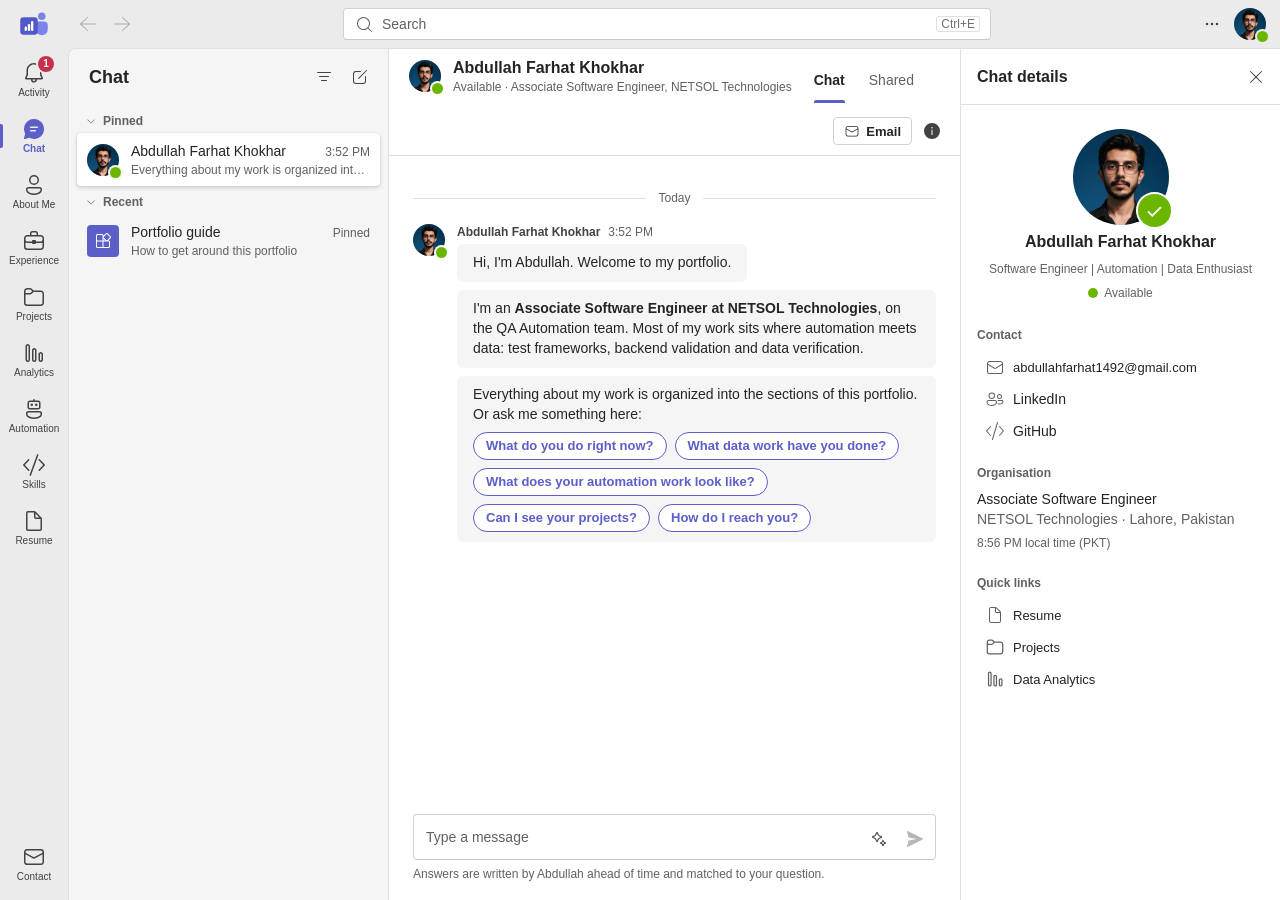
<file: index.html>
<!doctype html>
<html lang="en"><head><meta charset="utf-8"><meta name="viewport" content="width=device-width, initial-scale=1, minimum-scale=1, maximum-scale=1, viewport-fit=cover">
<title>Abdullah Farhat Khokhar | Portfolio</title>
<link rel="icon" href="assets/logo.svg" type="image/svg+xml">
<meta name="description" content="Abdullah Farhat Khokhar: Software Engineer, QA Automation, Data & Analytics. Portfolio.">
<style>
/* Layout: desktop collaboration client. 48px title bar, 68px app rail, 320px list pane, flexible conversation canvas, optional 320px details panel.
   Tokens follow the Teams light/dark ramps (brand #5B5FC7, neutral greys). */
:root{
  --brand:#5B5FC7; --brand-hover:#4F52B2; --brand-press:#444791; --brand-fg:#5B5FC7; --brand-soft:#E8EBFA; --brand-softer:#F0F1FD; --on-brand:#FFFFFF;
  --chrome:#EBEBEB; --pane:#F5F5F5; --canvas:#FFFFFF; --surface:#FFFFFF; --surface-2:#FAFAFA; --sel:#FFFFFF; --hover:#FAFAFA; --hover-strong:#E0E0E0;
  --bubble:#F5F5F5; --bubble-me:#E8EBFA; --input:#FFFFFF;
  --fg:#242424; --fg-2:#424242; --fg-3:#616161; --fg-4:#707070; --line:#E0E0E0; --line-2:#D1D1D1; --line-strong:#C7C7C7;
  --ok:#107C10; --ok-bg:#F1FAF1; --bad:#C50F1F; --bad-bg:#FDF3F4; --warn:#BC4B09; --warn-bg:#FFF9F5; --presence:#6BB700; --badge:#C4314B;
  --shadow-4:0 0 2px rgba(0,0,0,.12),0 2px 4px rgba(0,0,0,.14); --shadow-16:0 0 2px rgba(0,0,0,.12),0 8px 16px rgba(0,0,0,.14); --shadow-28:0 0 8px rgba(0,0,0,.12),0 14px 28px rgba(0,0,0,.14);
  --code-bg:#F7F7F9; --code-fg:#24292F; --c-kw:#8250DF; --c-str:#0A6640; --c-com:#6E7781; --c-num:#0550AE; --c-fn:#953800;
  --chart-1:#5B5FC7; --chart-grid:#EDEDED; --chart-axis:#8A8A8A;
  --font:"Segoe UI","Segoe UI Web (West European)",-apple-system,BlinkMacSystemFont,Roboto,"Helvetica Neue",sans-serif;
  --title-h:48px; --rail-w:68px; --list-w:320px; --details-w:320px;
}
@media (prefers-color-scheme: dark){ :root:not([data-theme="light"]){
  --brand:#5B5FC7; --brand-hover:#7579EB; --brand-press:#4F52B2; --brand-fg:#7F85F5; --brand-soft:#2F2F4A; --brand-softer:#28283A; --on-brand:#FFFFFF;
  --chrome:#0A0A0A; --pane:#1F1F1F; --canvas:#292929; --surface:#2E2E2E; --surface-2:#262626; --sel:#333333; --hover:#2A2A2A; --hover-strong:#3D3D3D;
  --bubble:#333333; --bubble-me:#2F2F4A; --input:#1F1F1F;
  --fg:#FFFFFF; --fg-2:#D6D6D6; --fg-3:#ADADAD; --fg-4:#9E9E9E; --line:#3D3D3D; --line-2:#474747; --line-strong:#575757;
  --ok:#54B054; --ok-bg:#052505; --bad:#F1707B; --bad-bg:#3B0509; --warn:#F98845; --warn-bg:#411200; --presence:#92C353; --badge:#E37D80;
  --shadow-4:0 0 2px rgba(0,0,0,.24),0 2px 4px rgba(0,0,0,.28); --shadow-16:0 0 2px rgba(0,0,0,.24),0 8px 16px rgba(0,0,0,.28); --shadow-28:0 0 8px rgba(0,0,0,.24),0 14px 28px rgba(0,0,0,.28);
  --code-bg:#1E1E1E; --code-fg:#D4D4D4; --c-kw:#C586C0; --c-str:#CE9178; --c-com:#6A9955; --c-num:#B5CEA8; --c-fn:#DCDCAA;
  --chart-1:#9299F7; --chart-grid:#3A3A3A; --chart-axis:#9E9E9E; color-scheme:dark }}
:root[data-theme="dark"]{
  --brand:#5B5FC7; --brand-hover:#7579EB; --brand-press:#4F52B2; --brand-fg:#7F85F5; --brand-soft:#2F2F4A; --brand-softer:#28283A; --on-brand:#FFFFFF;
  --chrome:#0A0A0A; --pane:#1F1F1F; --canvas:#292929; --surface:#2E2E2E; --surface-2:#262626; --sel:#333333; --hover:#2A2A2A; --hover-strong:#3D3D3D;
  --bubble:#333333; --bubble-me:#2F2F4A; --input:#1F1F1F;
  --fg:#FFFFFF; --fg-2:#D6D6D6; --fg-3:#ADADAD; --fg-4:#9E9E9E; --line:#3D3D3D; --line-2:#474747; --line-strong:#575757;
  --ok:#54B054; --ok-bg:#052505; --bad:#F1707B; --bad-bg:#3B0509; --warn:#F98845; --warn-bg:#411200; --presence:#92C353; --badge:#E37D80;
  --shadow-4:0 0 2px rgba(0,0,0,.24),0 2px 4px rgba(0,0,0,.28); --shadow-16:0 0 2px rgba(0,0,0,.24),0 8px 16px rgba(0,0,0,.28); --shadow-28:0 0 8px rgba(0,0,0,.24),0 14px 28px rgba(0,0,0,.28);
  --code-bg:#1E1E1E; --code-fg:#D4D4D4; --c-kw:#C586C0; --c-str:#CE9178; --c-com:#6A9955; --c-num:#B5CEA8; --c-fn:#DCDCAA;
  --chart-1:#9299F7; --chart-grid:#3A3A3A; --chart-axis:#9E9E9E; color-scheme:dark }

html,body{height:100%}
[hidden]{display:none!important}
body{margin:0;background:var(--chrome);color:var(--fg);font:14px/20px var(--font);-webkit-font-smoothing:antialiased;overflow:hidden}
*{box-sizing:border-box}
button{font:inherit;color:inherit}
a{color:var(--brand-fg)} a:hover{text-decoration:underline}
:focus-visible{outline:2px solid var(--fg);outline-offset:-2px;border-radius:4px}
.ic{width:20px;height:20px;fill:currentColor;flex:none}
.ic24{width:24px;height:24px}
.ic16{width:16px;height:16px}
.sr{position:absolute;width:1px;height:1px;overflow:hidden;clip:rect(0 0 0 0);white-space:nowrap}

/* ---------- shell ---------- */
.app{display:grid;grid-template-rows:var(--title-h) 1fr;grid-template-columns:var(--rail-w) 1fr;height:100%;
  padding-left:env(safe-area-inset-left,0px);padding-right:env(safe-area-inset-right,0px)}
.titlebar{grid-column:1/-1;display:grid;grid-template-columns:var(--rail-w) auto 1fr auto;align-items:center;background:var(--chrome);min-width:0}
.brandmark{display:grid;place-items:center}
.logobtn{all:unset;cursor:pointer;display:grid;place-items:center;width:40px;height:40px;border-radius:8px}
.logobtn:hover{background:var(--hover-strong)} .logobtn:focus-visible{outline:2px solid var(--fg)}
.logo{width:30px;height:30px;display:block}
.hero{display:flex;gap:24px;align-items:center;flex-wrap:wrap;padding:8px 0}
.hero .portrait{width:168px;height:auto;aspect-ratio:480/604;object-fit:cover;border-radius:8px;box-shadow:var(--shadow-16);max-width:100%}
.hero-t{flex:1;min-width:240px;display:grid;gap:6px}
.hero-t h2{font:600 28px/36px var(--font);margin:0;text-wrap:balance}
.hero-t .hl{margin:0;font-size:16px;line-height:22px;color:var(--fg-2)}
.hero-t .chips{margin-top:6px}
.dot{width:10px;height:10px;border-radius:50%;background:var(--presence);display:inline-block;flex:none}
.box.plain{white-space:pre-wrap;font:14px/22px var(--font);max-width:860px}
/* Teams-style video attachment */
.vcard{width:min(520px,100%);border:1px solid var(--line);border-radius:8px;overflow:hidden;background:var(--surface);margin:10px 0 4px}
.vthumb{all:unset;box-sizing:border-box;position:relative;display:grid;place-items:center;width:100%;aspect-ratio:16/9;background:#111 center/cover no-repeat;cursor:pointer}
.vthumb::after{content:"";position:absolute;inset:0;background:linear-gradient(180deg,rgba(0,0,0,0) 55%,rgba(0,0,0,.55))}
.vthumb .play{position:relative;z-index:1;width:56px;height:56px;border-radius:50%;background:rgba(0,0,0,.6);display:grid;place-items:center;transition:transform .12s,background .12s}
.vthumb .play svg{width:24px;height:24px;fill:#fff;margin-left:3px}
.vthumb:hover .play{transform:scale(1.06);background:var(--brand)}
.vthumb:focus-visible{outline:2px solid var(--fg);outline-offset:-2px}
.vthumb .dur{position:absolute;right:8px;bottom:8px;z-index:1;background:rgba(0,0,0,.7);color:#fff;font:600 12px/16px var(--font);padding:2px 6px;border-radius:4px}
.vcard video{display:block;width:100%;aspect-ratio:16/9;background:#000}
.vmeta{display:flex;gap:10px;align-items:center;padding:10px 12px}
.vmeta .vt{flex:1;min-width:0;display:grid}
.vmeta .vt b{font-weight:600;overflow:hidden;text-overflow:ellipsis;white-space:nowrap}
.vmeta .vt span{font-size:12px;color:var(--fg-3)}
.vmeta .li{width:28px;height:28px;border-radius:4px;background:#0A66C2;color:#fff;display:grid;place-items:center;font:700 13px/1 var(--font);flex:none}
.vgrid{display:grid;grid-template-columns:repeat(auto-fill,minmax(min(100%,280px),1fr));gap:12px}
.vgrid .vcard{width:100%;margin:0}
.navbtns{display:flex;gap:2px;padding-left:4px}
.ibtn{all:unset;box-sizing:border-box;display:inline-grid;place-items:center;width:32px;height:32px;border-radius:4px;color:var(--fg-2);cursor:pointer;position:relative}
.ibtn:hover{background:var(--hover-strong);color:var(--brand-fg)}
.ibtn:active{color:var(--brand-press)}
.ibtn[disabled]{color:var(--fg-4);opacity:.5;cursor:default;background:none}
.ibtn:focus-visible{outline:2px solid var(--fg);outline-offset:-2px}
.searchwrap{justify-self:center;width:min(680px,100%);padding:0 16px;position:relative}
.search{display:flex;align-items:center;gap:8px;height:32px;padding:0 10px;background:var(--input);border:1px solid var(--line-2);border-bottom-color:var(--line-strong);border-radius:4px;color:var(--fg-3)}
.search:focus-within{border-bottom:2px solid var(--brand);padding-bottom:0}
.search input{all:unset;flex:1;min-width:0;color:var(--fg);font:14px var(--font)}
.search input::placeholder{color:var(--fg-3)}
.search kbd{font:12px var(--font);color:var(--fg-4);border:1px solid var(--line);border-radius:3px;padding:0 4px}
.search .clear{width:24px;height:24px}
.tright{display:flex;align-items:center;gap:4px;padding-right:12px}
.avbtn{all:unset;cursor:pointer;border-radius:50%;display:grid;place-items:center;width:36px;height:36px}
.avbtn:hover{background:var(--hover-strong)}
.avbtn:focus-visible{outline:2px solid var(--fg)}

/* avatars + presence */
.av{--s:32px;width:var(--s);height:var(--s);border-radius:50%;display:inline-grid;place-items:center;flex:none;position:relative;background:var(--brand-soft);color:var(--brand-fg);font:600 calc(var(--s)*.38)/1 var(--font);overflow:visible;user-select:none}
.av img{width:100%;height:100%;border-radius:50%;object-fit:cover;object-position:50% 30%}
.av.sq{border-radius:4px} .av.sq img{border-radius:4px}
.av.av-app{background:var(--brand);color:#fff}
.av.org{border-radius:6px}
.av .pres{position:absolute;right:-2px;bottom:-2px;width:calc(var(--s)*.34);height:calc(var(--s)*.34);min-width:10px;min-height:10px;border-radius:50%;background:var(--presence);box-shadow:0 0 0 2px var(--ring,var(--chrome));display:grid;place-items:center}
.av .pres svg{width:70%;height:70%;fill:#fff}

/* ---------- rail ---------- */
.rail{background:var(--chrome);display:flex;flex-direction:column;align-items:center;padding:4px 0 8px;overflow-y:auto;overflow-x:hidden;scrollbar-width:none}
.rail::-webkit-scrollbar{display:none}
.ritem{all:unset;box-sizing:border-box;position:relative;width:var(--rail-w);min-height:56px;padding:6px 2px;display:flex;flex-direction:column;align-items:center;justify-content:center;gap:2px;color:var(--fg-2);cursor:pointer;text-align:center}
.ritem .lbl{font:10px/12px var(--font);max-width:64px;overflow:hidden;text-overflow:ellipsis;white-space:nowrap}
.ritem .f{display:none}
.ritem:hover{color:var(--brand-fg)} .ritem:hover .r{display:none} .ritem:hover .f{display:block}
.ritem[aria-current="page"]{color:var(--brand-fg)} .ritem[aria-current="page"] .r{display:none} .ritem[aria-current="page"] .f{display:block} .ritem[aria-current="page"] .lbl{font-weight:600}
.ritem[aria-current="page"]::before{content:"";position:absolute;left:0;top:50%;width:3px;height:24px;margin-top:-12px;background:var(--brand-fg);border-radius:0 2px 2px 0}
.ritem:focus-visible{outline:2px solid var(--fg);outline-offset:-4px}
.badge{position:absolute;top:4px;left:38px;min-width:16px;height:16px;padding:0 4px;border-radius:8px;background:var(--badge);color:#fff;font:600 10px/16px var(--font);text-align:center;box-shadow:0 0 0 2px var(--chrome)}
.rail .sp{flex:1;min-height:8px}
.ritem.mmore{display:none}

/* ---------- workarea ---------- */
.work{display:grid;grid-template-columns:var(--list-w) 1fr;min-height:0;min-width:0;background:var(--pane);border-top-left-radius:8px;overflow:hidden;border-left:1px solid var(--line);border-top:1px solid var(--line)}
.work.nolist{grid-template-columns:1fr}
.work.nolist .list{display:none}
.list{background:var(--pane);display:flex;flex-direction:column;min-height:0;border-right:1px solid var(--line)}
.lhead{display:flex;align-items:center;gap:4px;height:56px;padding:0 12px 0 20px;flex:none}
.lhead h1{font:700 18px/24px var(--font);margin:0;flex:1;min-width:0;overflow:hidden;text-overflow:ellipsis;white-space:nowrap}
.lfilter{margin:0 12px 8px;display:none}
.lfilter.on{display:block}
.lfilter input{width:100%;height:32px;border:1px solid var(--line-2);border-radius:4px;background:var(--input);color:var(--fg);padding:0 10px;font:14px var(--font)}
.lfilter input:focus{outline:none;border-bottom:2px solid var(--brand)}
.lscroll{flex:1;overflow-y:auto;padding:0 8px 12px}
.lgroup{all:unset;box-sizing:border-box;display:flex;align-items:center;gap:6px;width:100%;padding:8px 8px 4px;color:var(--fg-3);font:600 12px/16px var(--font);cursor:pointer}
.lgroup .ic{width:12px;height:12px;transition:transform .12s}
.lgroup[aria-expanded="false"] .ic{transform:rotate(-90deg)}
.lgroup:hover{color:var(--fg)}
.litem{all:unset;box-sizing:border-box;display:flex;align-items:center;gap:12px;width:100%;min-height:48px;padding:8px 10px;border-radius:4px;cursor:pointer;color:var(--fg);position:relative}
.litem:hover{background:var(--hover)}
.litem[aria-selected="true"]{background:var(--sel);box-shadow:var(--shadow-4)}
.litem .txt{flex:1;min-width:0;display:grid;gap:0}
.litem .t1{display:flex;gap:8px;align-items:baseline}
.litem .nm{flex:1;min-width:0;overflow:hidden;text-overflow:ellipsis;white-space:nowrap}
.litem .tm{font-size:12px;color:var(--fg-3);flex:none}
.litem .pv{font-size:12px;line-height:16px;color:var(--fg-3);overflow:hidden;text-overflow:ellipsis;white-space:nowrap}
.litem.unread .nm,.litem.unread .pv{font-weight:600;color:var(--fg)}
.litem.unread::after{content:"";position:absolute;right:10px;bottom:12px;width:8px;height:8px;border-radius:50%;background:var(--brand-fg)}
.litem .lic{width:32px;height:32px;display:grid;place-items:center;border-radius:4px;background:var(--brand-soft);color:var(--brand-fg);flex:none}
.litem:focus-visible{outline:2px solid var(--fg);outline-offset:-2px}

/* ---------- main ---------- */
.main{display:grid;grid-template-columns:1fr auto;min-width:0;min-height:0;background:var(--canvas)}
.conv{display:flex;flex-direction:column;min-width:0;min-height:0}
.mhead{display:flex;align-items:center;gap:12px;min-height:56px;padding:8px 12px 0 20px;border-bottom:1px solid var(--line);flex:none;background:var(--canvas);flex-wrap:wrap}
.mhead .back{display:none}
.mhead .who{display:flex;align-items:center;gap:12px;min-width:0;padding-bottom:8px}
.mhead .who .nm{font:600 16px/22px var(--font);white-space:nowrap;overflow:hidden;text-overflow:ellipsis}
.mhead .who .sub{font-size:12px;line-height:16px;color:var(--fg-3);white-space:nowrap;overflow:hidden;text-overflow:ellipsis}
.mhead .who button.nmb{all:unset;cursor:pointer;display:grid;min-width:0}
.mhead .who button.nmb:hover .nm{text-decoration:underline}
.tabs{display:flex;gap:4px;align-self:stretch;align-items:stretch;min-width:0;overflow-x:auto;scrollbar-width:none}
.tab{all:unset;box-sizing:border-box;position:relative;display:flex;align-items:center;padding:0 10px;color:var(--fg-3);cursor:pointer;white-space:nowrap;font-size:14px}
.tab:hover{color:var(--fg)}
.tab[aria-selected="true"]{color:var(--fg);font-weight:600}
.tab[aria-selected="true"]::after{content:"";position:absolute;left:10px;right:10px;bottom:0;height:3px;border-radius:2px 2px 0 0;background:var(--brand-fg)}
.tab:focus-visible{outline:2px solid var(--fg);outline-offset:-4px}
.mhead .acts{margin-left:auto;display:flex;align-items:center;gap:4px;padding-bottom:8px}
.pbtn{all:unset;box-sizing:border-box;display:inline-flex;align-items:center;gap:6px;height:32px;padding:0 12px;border-radius:4px;background:var(--brand);color:var(--on-brand);font:600 14px var(--font);cursor:pointer;white-space:nowrap}
.pbtn:hover{background:var(--brand-hover)} .pbtn:active{background:var(--brand-press)}
.pbtn[disabled]{background:var(--hover-strong);color:var(--fg-4);cursor:default}
.sbtn{all:unset;box-sizing:border-box;display:inline-flex;align-items:center;gap:6px;height:32px;padding:0 12px;border-radius:4px;border:1px solid var(--line-2);background:var(--surface);color:var(--fg);font:600 14px var(--font);cursor:pointer;white-space:nowrap}
.sbtn:hover{background:var(--hover);border-color:var(--line-strong)}
.sbtn.sm,.pbtn.sm{height:28px;padding:0 10px;font-size:13px}
.pbtn:focus-visible,.sbtn:focus-visible{outline:2px solid var(--fg);outline-offset:1px}
.tbtn{all:unset;cursor:pointer;color:var(--brand-fg);font:600 13px var(--font);display:inline-flex;align-items:center;gap:4px;border-radius:4px;padding:2px 4px}
.tbtn:hover{text-decoration:underline}
.tbtn:focus-visible{outline:2px solid var(--fg)}

.mbody{flex:1;overflow-y:auto;min-height:0;scroll-behavior:smooth}
.feed{max-width:1040px;margin:0 auto;padding:20px 24px 24px;display:grid;gap:4px}
.page{max-width:1040px;margin:0 auto;padding:20px 24px 32px;display:grid;gap:16px}

/* messages */
.day{display:flex;align-items:center;gap:12px;color:var(--fg-3);font-size:12px;margin:12px 0 8px}
.day::before,.day::after{content:"";flex:1;height:1px;background:var(--line)}
.msg{display:grid;grid-template-columns:32px minmax(0,1fr);gap:0 12px;padding:2px 0;max-width:min(860px,100%)}
.msg .av{grid-row:1/span 2;align-self:start;margin-top:2px}
.msg.cont .av{visibility:hidden;height:0}
.msg .meta{display:flex;gap:8px;align-items:baseline;font-size:12px;color:var(--fg-3);padding-bottom:2px}
.msg .meta b{font-weight:600;color:var(--fg-2);font-size:12px}
.msg .meta button{all:unset;cursor:pointer;font-weight:600;color:var(--fg-2)}
.msg .meta button:hover{text-decoration:underline}
.msg.cont .meta{display:none}
.bub{background:var(--bubble);border-radius:6px;padding:8px 16px 10px;width:fit-content;max-width:100%;position:relative;min-width:0}
.bub p{margin:0 0 6px} .bub p:last-child{margin:0}
.bub ul{margin:4px 0 6px;padding-left:20px} .bub li{margin:2px 0}
.bub h3{font:600 16px/22px var(--font);margin:2px 0 6px}
.msg.me{grid-template-columns:minmax(0,1fr);justify-items:end;margin-left:auto}
.msg.me .bub{background:var(--bubble-me)}
.msg.me .meta{justify-content:flex-end}
.chips{display:flex;flex-wrap:wrap;gap:8px;margin-top:8px}
.chip{all:unset;box-sizing:border-box;cursor:pointer;border:1px solid var(--brand-fg);color:var(--brand-fg);border-radius:16px;padding:4px 12px;font:600 13px/18px var(--font);background:var(--canvas)}
.chip:hover{background:var(--brand-softer)}
.chip:focus-visible{outline:2px solid var(--fg)}
.tag{display:inline-flex;align-items:center;gap:4px;border-radius:4px;padding:1px 8px;font:12px/18px var(--font);background:var(--surface-2);border:1px solid var(--line);color:var(--fg-2);white-space:nowrap}
.tags{display:flex;flex-wrap:wrap;gap:6px}
.todo{display:inline-flex;align-items:center;gap:4px;border:1px dashed var(--warn);color:var(--warn);background:var(--warn-bg);border-radius:4px;padding:0 6px;font:600 12px/18px var(--font)}
.typing{display:inline-flex;gap:4px;padding:12px 16px}
.typing i{width:6px;height:6px;border-radius:50%;background:var(--fg-3);animation:blink 1.2s infinite}
.typing i:nth-child(2){animation-delay:.2s}.typing i:nth-child(3){animation-delay:.4s}
@keyframes blink{0%,80%,100%{opacity:.25}40%{opacity:1}}

/* adaptive-card style posts (channels) */
.post{border:1px solid var(--line);border-radius:6px;background:var(--surface);box-shadow:var(--shadow-4);overflow:hidden}
.post .ph{display:flex;gap:12px;padding:12px 16px 0;align-items:flex-start}
.post .ph .meta{font-size:12px;color:var(--fg-3)}
.post .ph .meta b{color:var(--fg-2);font-weight:600}
.post .pb{padding:4px 16px 12px 60px}
.post .pb h3{font:600 18px/24px var(--font);margin:4px 0 8px;text-wrap:balance}
.post .pb p{margin:0 0 8px;max-width:72ch}
.post .pb ul{margin:4px 0 8px;padding-left:20px;max-width:76ch}
.post .pb li{margin:3px 0}
.post .pf{border-top:1px solid var(--line);padding:6px 16px 6px 60px;display:flex;align-items:center;gap:12px;background:var(--surface-2)}
.post .replies{border-top:1px solid var(--line);background:var(--surface-2)}
.post .reply{display:grid;grid-template-columns:24px 1fr;gap:4px 10px;padding:10px 16px 10px 60px}
.post .reply .av{--s:24px}
.post .reply .meta{font-size:12px;color:var(--fg-3)} .post .reply .meta b{color:var(--fg-2)}
.post .reply p{margin:0;grid-column:2}
.secthead{display:flex;align-items:baseline;gap:12px;flex-wrap:wrap}
.secthead h2{font:600 20px/28px var(--font);margin:0;text-wrap:balance}
.secthead .note{color:var(--fg-3);font-size:12px}
.callout{display:flex;gap:10px;align-items:flex-start;border:1px solid var(--line);border-left:3px solid var(--brand-fg);border-radius:4px;background:var(--surface-2);padding:10px 12px;font-size:13px;color:var(--fg-2)}
.callout .ic{color:var(--brand-fg);margin-top:0}
.kv{display:grid;grid-template-columns:max-content 1fr;gap:6px 16px;margin:0}
.kv dt{color:var(--fg-3);font-size:12px;padding-top:1px} .kv dd{margin:0}
.grid2{display:grid;grid-template-columns:repeat(auto-fit,minmax(min(100%,300px),1fr));gap:12px}
.box{border:1px solid var(--line);border-radius:6px;background:var(--surface);padding:14px 16px;min-width:0}
.box h4{margin:0 0 6px;font:600 14px/20px var(--font)}
.box p{margin:0 0 6px;color:var(--fg-2)}
.lbl-s{font:600 12px/16px var(--font);color:var(--fg-3);letter-spacing:.02em;text-transform:none}

/* timeline-ish list for details tab */
.rows{display:grid;border:1px solid var(--line);border-radius:6px;overflow:hidden;background:var(--surface)}
.row{display:grid;grid-template-columns:180px 1fr;gap:16px;padding:12px 16px;border-top:1px solid var(--line)}
.row:first-child{border-top:0}
.row .k{color:var(--fg-3);font-size:13px}
.row .v p{margin:0 0 6px} .row .v ul{margin:0;padding-left:18px}

/* composer */
.composer{flex:none;padding:8px 24px 16px;background:var(--canvas)}
.composer .box2{max-width:1040px;margin:0 auto;border:1px solid var(--line-2);border-bottom:1px solid var(--line-strong);border-radius:4px;background:var(--input);display:flex;align-items:flex-end;gap:4px;padding:4px 4px 4px 12px}
.composer .box2:focus-within{border-bottom:2px solid var(--brand);padding-bottom:3px}
.composer textarea{all:unset;flex:1;min-height:20px;max-height:120px;padding:8px 0;font:14px/20px var(--font);color:var(--fg);white-space:pre-wrap;overflow-y:auto}
.composer textarea::placeholder{color:var(--fg-3)}
.composer .hint{max-width:1040px;margin:4px auto 0;font-size:12px;color:var(--fg-3);min-height:16px}
.sendbtn{color:var(--brand-fg)} .sendbtn[disabled]{color:var(--fg-4)}

/* details panel */
.details{width:var(--details-w);border-left:1px solid var(--line);background:var(--canvas);display:flex;flex-direction:column;min-height:0}
.details[hidden]{display:none}
.dhead{display:flex;align-items:center;justify-content:space-between;height:56px;padding:0 8px 0 16px;border-bottom:1px solid var(--line);flex:none}
.dhead h2{font:600 16px/22px var(--font);margin:0}
.dbody{overflow-y:auto;padding:16px;display:grid;gap:18px;align-content:start}
.dsec h3{font:600 12px/16px var(--font);color:var(--fg-3);margin:0 0 8px}
.dsec p{margin:0 0 6px}
.dlink{display:flex;align-items:center;gap:8px;padding:6px 8px;border-radius:4px;color:var(--fg);text-decoration:none}
.dlink:hover{background:var(--hover);text-decoration:none}
.dlink .ic{color:var(--fg-3)}
.dprofile{display:grid;justify-items:center;gap:6px;text-align:center;padding:8px 0}
.dprofile .nm{font:600 16px/22px var(--font)}
.dprofile .sub{font-size:12px;color:var(--fg-3)}

/* popovers, menus, tooltips, dialogs */
.pop{position:fixed;z-index:50;background:var(--surface);border-radius:8px;box-shadow:var(--shadow-28);border:1px solid var(--line);min-width:200px;max-width:min(360px,calc(100vw - 16px))}
.pop[hidden]{display:none}
.menu{padding:4px}
.mi{all:unset;box-sizing:border-box;display:flex;align-items:center;gap:10px;width:100%;min-height:32px;padding:6px 10px;border-radius:4px;cursor:pointer;color:var(--fg)}
.mi:hover,.mi:focus-visible{background:var(--hover);outline:none}
.mi .ic{color:var(--fg-3)}
.mi .chk{margin-left:auto;color:var(--brand-fg);visibility:hidden}
.mi[aria-checked="true"] .chk{visibility:visible}
.msep{height:1px;background:var(--line);margin:4px 0}
.mlabel{padding:6px 10px 2px;font:600 12px var(--font);color:var(--fg-3)}
.card{width:340px}
.card .ctop{display:flex;gap:14px;padding:18px 18px 12px;align-items:center}
.card .ctop .nm{font:600 18px/24px var(--font)}
.card .ctop .sub{font-size:13px;color:var(--fg-2)}
.card .ctop .st{display:flex;align-items:center;gap:6px;font-size:12px;color:var(--fg-3);margin-top:2px}
.card .ctop .st i{width:10px;height:10px;border-radius:50%;background:var(--presence)}
.card .cacts{display:flex;gap:8px;padding:0 18px 12px}
.card .cinfo{border-top:1px solid var(--line);padding:12px 18px 16px;display:grid;gap:10px}
.card .cinfo .r{display:flex;gap:10px;align-items:center;font-size:13px;min-width:0}
.card .cinfo .r .ic{color:var(--fg-3)}
.card .cinfo .r span{min-width:0;overflow-wrap:anywhere}
.tip{position:fixed;z-index:60;pointer-events:none;background:var(--surface);color:var(--fg);box-shadow:var(--shadow-16);border-radius:4px;padding:5px 8px;font-size:12px;line-height:16px;max-width:240px;opacity:0;transition:opacity .1s}
.tip.on{opacity:1}
.sres{position:absolute;left:16px;right:16px;top:38px;z-index:55;padding:6px;max-height:min(70vh,520px);overflow-y:auto}
.sres .grp{padding:8px 10px 4px;font:600 12px var(--font);color:var(--fg-3)}
.sres .mi{align-items:flex-start}
.sres .mi .d{display:grid;min-width:0}
.sres .mi .d small{color:var(--fg-3);font-size:12px;overflow:hidden;text-overflow:ellipsis;white-space:nowrap}
.sres .mi[aria-selected="true"]{background:var(--hover)}
.sres mark{background:none;color:inherit;font-weight:700}
.sres .empty{padding:16px 10px;color:var(--fg-3)}
.scrim{position:fixed;inset:0;z-index:70;background:rgba(0,0,0,.4);display:grid;place-items:center;padding:16px}
.scrim[hidden]{display:none}
.dialog{background:var(--surface);border-radius:8px;box-shadow:var(--shadow-28);width:min(560px,100%);max-height:calc(100% - 32px);display:flex;flex-direction:column}
.dialog header{display:flex;align-items:center;justify-content:space-between;padding:20px 16px 8px 24px}
.dialog header h2{font:600 20px/28px var(--font);margin:0}
.dialog .dc{padding:4px 24px 20px;overflow-y:auto}
.dialog .dc p{margin:0 0 10px}
.dialog footer{display:flex;justify-content:flex-end;gap:8px;padding:0 24px 20px}
.kbd-table{width:100%;border-collapse:collapse}
.kbd-table td{padding:7px 0;border-bottom:1px solid var(--line)}
.kbd-table td:last-child{text-align:right}
kbd.k{font:12px var(--font);border:1px solid var(--line-2);border-bottom-width:2px;border-radius:4px;padding:1px 6px;background:var(--surface-2)}
.toast{position:fixed;left:50%;bottom:24px;transform:translateX(-50%);z-index:80;background:var(--surface);color:var(--fg);box-shadow:var(--shadow-16);border-radius:6px;padding:10px 14px;display:flex;gap:10px;align-items:center;max-width:calc(100vw - 32px)}
.toast .ic{color:var(--ok)}

/* forms (contact) */
.form{display:grid;gap:14px;max-width:720px}
.field{display:grid;gap:4px}
.field label{font:600 13px var(--font);color:var(--fg-2)}
.field input,.field textarea,.field select{font:14px var(--font);color:var(--fg);background:var(--input);border:1px solid var(--line-2);border-bottom-color:var(--line-strong);border-radius:4px;padding:6px 10px;min-height:32px;width:100%}
.field textarea{min-height:140px;resize:vertical;line-height:20px}
.field input:focus,.field textarea:focus,.field select:focus{outline:none;border-bottom:2px solid var(--brand)}
.field .err{color:var(--bad);font-size:12px;min-height:16px}
.field [aria-invalid="true"]{border-color:var(--bad)}
.tofield{display:flex;align-items:center;gap:8px;border-bottom:1px solid var(--line);padding:8px 0}
.tofield .pill{display:inline-flex;align-items:center;gap:6px;background:var(--brand-soft);border-radius:16px;padding:2px 10px 2px 2px;font-size:13px}
.tofield .pill .av{--s:24px}
.status{display:flex;gap:8px;align-items:flex-start;border-radius:4px;padding:10px 12px;font-size:13px}
.status.ok{background:var(--ok-bg);color:var(--ok)} .status.err{background:var(--bad-bg);color:var(--bad)} .status.info{background:var(--brand-softer);color:var(--fg-2)}

.tablewrap{overflow-x:auto;border:1px solid var(--line);border-radius:6px;background:var(--surface);max-width:100%}
table.dt{border-collapse:collapse;width:100%;font-size:13px;font-variant-numeric:tabular-nums}
table.dt th{text-align:left;font-weight:600;color:var(--fg-2);background:var(--surface-2);padding:7px 12px;border-bottom:1px solid var(--line);white-space:nowrap;position:sticky;top:0}
table.dt td{padding:6px 12px;border-bottom:1px solid var(--line);white-space:nowrap}
table.dt tr:last-child td{border-bottom:0}
table.dt td.num,table.dt th.num{text-align:right}
table.dt tbody tr:hover td{background:var(--hover)}
.toolbar{display:flex;flex-wrap:wrap;gap:8px;align-items:center}
.seg{display:inline-flex;border:1px solid var(--line-2);border-radius:4px;overflow:hidden}
.seg button{all:unset;cursor:pointer;padding:4px 12px;font-size:13px;color:var(--fg-2);border-left:1px solid var(--line-2)}
.seg button:first-child{border-left:0}
.seg button[aria-pressed="true"]{background:var(--brand-soft);color:var(--brand-fg);font-weight:600}
.seg button:focus-visible{outline:2px solid var(--fg);outline-offset:-2px}
.sel{font:13px var(--font);color:var(--fg);background:var(--input);border:1px solid var(--line-2);border-radius:4px;height:30px;padding:0 8px}
.muted{color:var(--fg-3)} .small{font-size:12px;line-height:16px}


.arch{display:grid;gap:10px}
.arch .lane{display:grid;grid-template-columns:140px 1fr;gap:12px;align-items:stretch}
.arch .lane .lt{font:600 12px/16px var(--font);color:var(--fg-3);padding-top:10px}
.arch .nodes{display:flex;flex-wrap:wrap;gap:8px;align-items:center}
.arch .node{border:1px solid var(--line-2);border-radius:6px;background:var(--surface);padding:8px 12px;min-width:0}
.arch .node b{display:block;font-weight:600;font-size:13px}
.arch .node span{font-size:12px;color:var(--fg-3)}
.arch .arrow{color:var(--fg-4)}
.arch .node.b{border-color:var(--brand-fg);background:var(--brand-softer)}

/* resume doc viewer */
.docview{background:var(--pane);padding:24px;flex:1}
.paper{max-width:820px;margin:0 auto;background:#FFFFFF;color:#1F1F1F;box-shadow:var(--shadow-16);padding:48px 56px;font:13px/1.5 var(--font)}
.paper h1{font:700 26px/1.2 var(--font);margin:0;color:#1F1F1F}
.paper .role{color:#444791;font-weight:600;margin:4px 0 2px}
.paper .contact{color:#555;font-size:12px}
.paper h2{font:700 12px/1.3 var(--font);letter-spacing:.08em;text-transform:uppercase;color:#444791;border-bottom:1px solid #D6D6E8;padding-bottom:4px;margin:20px 0 8px}
.paper .job{display:flex;justify-content:space-between;gap:12px;font-weight:600;margin-top:8px}
.paper .job span{font-weight:400;color:#555;white-space:nowrap}
.paper .org{color:#555;font-style:italic}
.paper ul{margin:4px 0 0;padding-left:18px} .paper li{margin:2px 0}
.paper p{margin:4px 0}

/* welcome / empty states */
.welcome{display:grid;place-items:center;text-align:center;padding:40px 24px;gap:12px}
.welcome .av{--s:96px}
.welcome h2{font:600 24px/32px var(--font);margin:8px 0 0;text-wrap:balance}
.welcome p{margin:0;color:var(--fg-2);max-width:56ch}

/* ---------- responsive ---------- */
@media (max-width:1279px){ .details.auto{display:none} }
@media (max-width:1099px){
  :root{--list-w:280px}
  .details{position:fixed;right:0;top:var(--title-h);bottom:0;z-index:40;box-shadow:var(--shadow-28)}
  .details.auto{display:flex}
}
@media (max-width:899px){ .search kbd{display:none} .navbtns{display:none} .titlebar{grid-template-columns:var(--rail-w) 1fr auto} }
@media (max-width:719px){
  .app{grid-template-columns:1fr;grid-template-rows:var(--title-h) 1fr auto}
  .titlebar{grid-template-columns:auto 1fr auto;padding-left:12px;padding-top:0}
  .brandmark{padding-right:4px}
  .searchwrap{padding:0 8px}
  .rail{grid-row:3;flex-direction:row;justify-content:space-around;padding:2px 4px calc(2px + env(safe-area-inset-bottom,0px));border-top:1px solid var(--line);overflow:visible}
  .rail .sp,.rail .ritem.mhide{display:none}
  .rail .ritem.mmore{display:flex}
  .ritem{width:auto;flex:1;min-height:52px}
  .ritem[aria-current="page"]::before{left:50%;top:0;width:24px;height:3px;margin:0 0 0 -12px;border-radius:0 0 2px 2px}
  .badge{left:calc(50% + 4px)}
  .work{grid-template-columns:1fr;border-radius:0;border-left:0}
  .work .main{display:none}
  .work.detail .list{display:none}
  .work.detail .main,.work.nolist .main{display:grid}
  .mhead{padding-left:4px}
  .mhead .back{display:inline-grid;margin-bottom:8px}
  .mhead{gap:4px 8px}
  .mhead .who{flex:1 1 0;padding-bottom:8px}
  .mhead .tabs{flex-basis:100%;min-height:36px;order:3}
  .mhead .acts{order:2;padding-bottom:8px}
  .composer .hint{display:none}
  .feed,.page{padding:16px}
  .composer{padding:8px 12px 12px}
  .post .pb,.post .pf,.post .reply{padding-left:16px}
  .row{grid-template-columns:1fr;gap:4px}
  .arch .lane{grid-template-columns:1fr}
  .paper{padding:28px 20px}
  .docview{padding:12px}
  .details{left:0;width:auto;top:var(--title-h)}
  .mhead .acts .hide-m{display:none}
}
@media (prefers-reduced-motion: reduce){ *{transition:none!important;animation:none!important;scroll-behavior:auto!important} }
@media (max-width:899px){ .post .pb,.post .pf,.post .reply{padding-left:16px} }
@media (max-width:719px){ .arch .arrow{display:none} .arch .nodes{display:grid;gap:6px} .hero{gap:16px} .hero .portrait{width:140px} .hero-t{min-width:0;flex-basis:100%} .hero-t h2{font-size:24px;line-height:32px} }

.sublist{margin:6px 0 0;padding-left:18px;color:var(--fg-2);font-size:12px;line-height:18px}
.li-thumb{background:linear-gradient(135deg,#0A66C2,#004182)}
.vhint{position:absolute;z-index:1;left:12px;bottom:10px;color:#fff;font:600 12px/16px var(--font);text-shadow:0 1px 2px rgba(0,0,0,.5)}
.liwrap{position:relative;background:var(--surface-2)}.liload{position:absolute;inset:0;display:grid;place-items:center;color:var(--fg-2);font-size:13px}.liframe{position:relative;display:block;width:100%;height:min(560px,80vh);border:0;background:transparent}
.dt.certs{min-width:0;table-layout:auto}.dt.certs td,.dt.certs th{white-space:normal}.dt.certs td:nth-child(2){white-space:nowrap}
@media (max-width:719px){.dt.certs th:nth-child(2),.dt.certs td:nth-child(2){display:none}}

.mgrid{display:grid;gap:2px;background:var(--line)}
.mgrid.many{grid-template-columns:1fr 1fr}
.mthumb{all:unset;cursor:zoom-in;display:block;background:var(--surface-2);overflow:hidden}
.mthumb img{display:block;width:100%;height:auto;max-height:420px;object-fit:contain;margin:0 auto}
.mgrid.many .mthumb img{height:220px;max-height:none;object-fit:cover}
.mthumb:focus-visible{outline:2px solid var(--fg);outline-offset:-2px}
.dlgimg{display:block;max-width:100%;max-height:70vh;margin:0 auto;border-radius:4px}
@media (max-width:719px){.mgrid.many .mthumb img{height:150px}}

.skcats{display:grid;grid-template-columns:repeat(auto-fill,minmax(300px,1fr));gap:12px}
.skcat h3{margin:0 0 10px;font:600 14px/20px var(--font)}
@media (max-width:719px){.skcats{grid-template-columns:1fr}}

.resdoc{margin:0 auto;max-width:820px;background:#fff;box-shadow:0 2px 8px rgba(0,0,0,.14);border-radius:2px;overflow:hidden}
.resdoc img{display:block;width:100%;height:auto}
img.poster{display:block;width:100%;max-width:720px;height:auto;margin:0 auto;border-radius:8px;border:1px solid var(--line)}
.pthumb{aspect-ratio:16/10}
.pthumb img{display:block;width:100%;height:100%;object-fit:cover;object-position:top}
.vmeta .li.fi{background:var(--brand);display:grid;place-items:center}
.vmeta .li.fi svg{fill:#fff}
.linkbtn{all:unset;cursor:pointer;color:var(--link,var(--brand));font-weight:600}
.linkbtn:hover{text-decoration:underline}
.linkbtn:focus-visible{outline:2px solid var(--fg);outline-offset:2px}
.li-thumb{place-items:end start;padding:14px;background-size:cover;background-position:center;background-repeat:no-repeat}
.li-thumb .play{width:44px;height:44px}
.li-thumb .play svg{width:20px;height:20px}
.li-thumb .vhint{left:68px;bottom:26px}

/* contact: compose card */
.page.cpage{max-width:800px}
.compose{border:1px solid var(--line);border-radius:8px;background:var(--surface);overflow:hidden;min-width:0}
.chead{display:flex;align-items:center;gap:8px;flex-wrap:wrap;padding:12px 20px;border-bottom:1px solid var(--line)}
.chead .lab{font:600 13px/20px var(--font);color:var(--fg-2);min-width:24px}
.chead .pill{display:inline-flex;align-items:center;gap:6px;background:var(--brand-soft);border-radius:16px;padding:2px 10px 2px 2px;font-size:13px}
.chead .pill .av{--s:24px}
.chead .addr{overflow-wrap:anywhere}
.cbody{display:grid;gap:16px;padding:20px}
.cbody .grid2{gap:16px}
.cbody .field{gap:6px}
.cbody .field textarea{min-height:180px}
.cbody .field .err:empty{display:none}
.cbody .field .err{min-height:0}
#f-status:empty{display:none}
.cfoot{display:flex;align-items:center;justify-content:space-between;gap:8px 16px;flex-wrap:wrap;padding:12px 20px;border-top:1px solid var(--line);background:var(--surface-2)}
.cfoot .toolbar{margin-left:auto}
.mailcard{display:flex;align-items:center;gap:14px;padding:20px}
.mailcard .micon{flex:none;width:44px;height:44px;border-radius:8px;background:var(--brand-soft);color:var(--brand);display:grid;place-items:center}
.mailcard .micon svg{width:24px;height:24px;fill:currentColor}
.mailcard .mtext{display:grid;gap:2px;min-width:0}
.mailcard .addr{font:600 18px/24px var(--font);overflow-wrap:anywhere;user-select:all}
@media (max-width:719px){.chead,.cbody,.cfoot,.mailcard{padding-left:16px;padding-right:16px}.cfoot .toolbar{width:100%;justify-content:flex-end}}
@media (max-width:719px){.mailcard .micon{display:none}.mailcard .addr{font-size:17px}}

.av.org.logo{background:#fff;box-shadow:inset 0 0 0 1px rgba(0,0,0,.08)}
.av.org.logo img{border-radius:6px;object-fit:contain;object-position:center}
.tlabel{margin:12px 0 6px;font:600 12px/16px var(--font);color:var(--fg-3);text-transform:uppercase;letter-spacing:.04em}
.tlabel:first-of-type{margin-top:4px}
.post .tags + .tlabel,.tags + .tlabel{margin-top:18px}

/* mobile: a section opens on its list; nothing is pre-selected until the visitor picks an item */
@media (max-width:719px){ .work:not(.detail) .litem[aria-selected="true"]{background:none;box-shadow:none} }

/* mobile polish */
html{-webkit-text-size-adjust:100%;text-size-adjust:100%}
@media (max-width:719px){
  /* 16px fields stop phones from zooming the page when a field is tapped */
  input,textarea,select{font-size:16px!important}
  /* wide tables become stacked rows instead of scrolling sideways */
  .tablewrap{overflow-x:visible}
  table.dt:not(.certs),table.dt:not(.certs) tbody,table.dt:not(.certs) tr,table.dt:not(.certs) td{display:block;width:auto}
  table.dt:not(.certs) thead{display:none}
  table.dt:not(.certs) tr{padding:10px 12px;border-bottom:1px solid var(--line)}
  table.dt:not(.certs) tr:last-child{border-bottom:0}
  table.dt:not(.certs) td{padding:2px 0;border:0;white-space:normal;overflow-wrap:anywhere}
  table.dt:not(.certs) td:first-child{font-weight:600;color:var(--fg)}
  table.dt:not(.certs) td:empty{display:none}
  table.dt:not(.certs) tbody tr:hover td{background:none}
}
.show-m{display:none}
@media (max-width:719px){
  /* header buttons become icon-only so the title keeps its room */
  .mhead .acts .bl{display:none}
  .mhead .acts .pbtn.sm,.mhead .acts .sbtn.sm{padding-left:8px;padding-right:8px;gap:0}
  .show-m{display:flex}
  .zoomlink{align-items:center;justify-content:center;gap:6px;margin:12px auto 0;color:var(--link,var(--brand));font-weight:600;text-decoration:none}
}

/* phone zoom: nothing may be wider or taller than the screen */
html{overflow:hidden;overscroll-behavior:none}
.app{width:100%;max-width:100vw;overflow:hidden}
.tip{top:0;left:0}
@media (max-width:719px){
  .titlebar{grid-template-columns:auto minmax(0,1fr) auto}
  .searchwrap{min-width:0;width:100%;box-sizing:border-box}
  .search{min-width:0}
  .search input{width:100%}
}

</style>
</head><body>
<svg xmlns="http://www.w3.org/2000/svg" style="display:none" aria-hidden="true"><symbol id="i-alert_24_filled" viewBox="0 0 24 24"><path d="M9.04 19h5.92a3 3 0 0 1-5.92 0M12 2a7.5 7.5 0 0 1 7.5 7.5v4l1.42 3.16a.95.95 0 0 1-.87 1.34H3.95a.95.95 0 0 1-.86-1.34L4.5 13.5V9.24A7.5 7.5 0 0 1 12 2"/></symbol><symbol id="i-alert_24_regular" viewBox="0 0 24 24"><path d="M12 2a7.5 7.5 0 0 1 7.5 7.25v4.35l1.38 3.15a1.25 1.25 0 0 1-1.15 1.75H15a3 3 0 0 1-6 .18v-.18H4.27a1.25 1.25 0 0 1-1.14-1.75L4.5 13.6V9.5C4.5 5.35 7.85 2 12 2m1.5 16.5h-3a1.5 1.5 0 0 0 3 .15zM12 3.5c-3.32 0-6 2.67-6 6v4.4L4.66 17h14.7L18 13.9V9.29a6 6 0 0 0-6-5.78"/></symbol><symbol id="i-apps_20_regular" viewBox="0 0 20 20"><path d="M4.5 17A1.5 1.5 0 0 1 3 15.65V4.5c0-.78.6-1.42 1.36-1.5H9c.78 0 1.42.6 1.5 1.36v.4l2.19-2.27a1.5 1.5 0 0 1 2-.14l.12.1 2.76 2.72c.55.55.6 1.42.11 2.02l-.1.11-2.31 2.2h.23c.78 0 1.42.6 1.5 1.36v4.64c0 .78-.6 1.42-1.36 1.5H4.5m5-6.5H4v5c0 .22.14.4.33.47l.08.02.09.01h5zm6 0h-5V16h5a.5.5 0 0 0 .5-.4V11a.5.5 0 0 0-.41-.5zm-5-2.79V9.5h1.79zM9 4.01H4.5a.5.5 0 0 0-.5.4v5.1h5.5v-5a.5.5 0 0 0-.33-.48l-.08-.02zm5.12-.84a.5.5 0 0 0-.64-.05l-.07.06-2.62 2.71a.5.5 0 0 0-.05.63l.06.07 2.61 2.62c.17.17.43.2.62.07l.08-.06 2.76-2.63a.5.5 0 0 0 .05-.64l-.05-.06z"/></symbol><symbol id="i-arrow_download_20_regular" viewBox="0 0 20 20"><path d="M15.5 17a.5.5 0 0 1 .09 1H4.5a.5.5 0 0 1-.09-1H15.5M10 2a.5.5 0 0 1 .5.41V14.3l3.64-3.65a.5.5 0 0 1 .64-.06l.07.06c.17.17.2.44.06.63l-.06.07-4.5 4.5a.5.5 0 0 1-.25.14L10 16a.5.5 0 0 1-.4-.2l-4.46-4.45a.5.5 0 0 1 .64-.76l.07.06 3.65 3.64V2.5c0-.27.22-.5.5-.5"/></symbol><symbol id="i-arrow_left_20_regular" viewBox="0 0 20 20"><path d="M9.16 16.87a.5.5 0 1 0 .67-.74L3.67 10.5H17.5a.5.5 0 0 0 0-1H3.67l6.16-5.63a.5.5 0 0 0-.67-.74L2.24 9.44a.75.75 0 0 0 0 1.11z"/></symbol><symbol id="i-arrow_reply_20_regular" viewBox="0 0 20 20"><path d="M7.35 3.65c.2.2.2.5 0 .7L3.71 8h6.79a7.5 7.5 0 0 1 7.5 7.5.5.5 0 0 1-1 0A6.5 6.5 0 0 0 10.5 9H3.7l3.65 3.65a.5.5 0 0 1-.7.7l-4.5-4.5a.5.5 0 0 1 0-.7l4.5-4.5c.2-.2.5-.2.7 0"/></symbol><symbol id="i-arrow_right_20_regular" viewBox="0 0 20 20"><path d="M10.84 3.13a.5.5 0 0 0-.68.74l6.17 5.63H2.5a.5.5 0 0 0 0 1h13.83l-6.17 5.63a.5.5 0 0 0 .68.74l6.91-6.32a.75.75 0 0 0 0-1.1z"/></symbol><symbol id="i-arrow_sync_20_regular" viewBox="0 0 20 20"><path d="M11.41 3.64a.5.5 0 0 0 0-.71L9.3.8a.5.5 0 0 0-.7.7l1 1a7.5 7.5 0 0 0-4.08 13.5.5.5 0 0 0 .6-.8A6.5 6.5 0 0 1 10.14 3.5L8.59 5.04a.5.5 0 0 0 .7.7zM8.6 16.36a.5.5 0 0 0 0 .71l2.12 2.12a.5.5 0 0 0 .7-.7l-1-1a7.5 7.5 0 0 0 4.07-13.5.5.5 0 1 0-.59.8q.37.28.7.61a6.5 6.5 0 0 1-4.73 11.1l1.55-1.55a.5.5 0 1 0-.7-.7z"/></symbol><symbol id="i-attach_20_regular" viewBox="0 0 20 20"><path d="m4.83 10.48 5.65-5.65a3 3 0 0 1 4.25 4.24L8 15.8a1.5 1.5 0 0 1-2.12-2.12l6-6.01a.5.5 0 1 0-.7-.71l-6 6.01a2.5 2.5 0 0 0 3.53 3.54l6.71-6.72a4 4 0 1 0-5.65-5.66L4.12 9.78a.5.5 0 0 0 .7.7"/></symbol><symbol id="i-bot_24_filled" viewBox="0 0 24 24"><path d="M17.75 14C19 14 20 15 20 16.25v.9c0 1.1-.47 2.14-1.3 2.85q-2.36 2-6.7 2t-6.7-2A3.8 3.8 0 0 1 4 17.16v-.91C4 15 5.01 14 6.25 14zM11.9 2h.1c.38 0 .7.28.74.65l.01.1v.75h3.5c1.24 0 2.25 1 2.25 2.25v4.5c0 1.25-1 2.25-2.25 2.25h-8.5c-1.24 0-2.25-1-2.25-2.25v-4.5c0-1.24 1-2.25 2.25-2.25h3.5v-.75c0-.38.28-.7.65-.74L12 2zM9.75 6.5a1.25 1.25 0 1 0 0 2.5 1.25 1.25 0 0 0 0-2.5m4.5 0a1.25 1.25 0 1 0 0 2.5 1.25 1.25 0 0 0 0-2.5"/></symbol><symbol id="i-bot_24_regular" viewBox="0 0 24 24"><path d="M17.75 14C19 14 20 15 20 16.25v.9c0 1.1-.47 2.14-1.3 2.85q-2.36 2-6.7 2t-6.7-2A3.8 3.8 0 0 1 4 17.16v-.91C4 15 5.01 14 6.25 14zm0 1.5H6.25a.75.75 0 0 0-.75.75v.9c0 .66.29 1.29.79 1.71Q8.17 20.5 12 20.5q3.83-.01 5.72-1.64c.5-.43.78-1.05.78-1.7v-.91a.75.75 0 0 0-.75-.75M11.9 2h.1c.38 0 .7.28.74.65l.01.1v.75h3.5c1.24 0 2.25 1 2.25 2.25v4.5c0 1.25-1 2.25-2.25 2.25h-8.5c-1.24 0-2.25-1-2.25-2.25v-4.5c0-1.24 1-2.25 2.25-2.25h3.5v-.75c0-.38.28-.7.65-.74L12 2zm4.35 3h-8.5a.75.75 0 0 0-.75.75v4.5c0 .42.34.75.75.75h8.5c.41 0 .75-.33.75-.75v-4.5a.75.75 0 0 0-.75-.75m-6.5 1.5a1.25 1.25 0 1 1 0 2.5 1.25 1.25 0 0 1 0-2.5m4.5 0a1.25 1.25 0 1 1 0 2.5 1.25 1.25 0 0 1 0-2.5"/></symbol><symbol id="i-briefcase_24_filled" viewBox="0 0 24 24"><path d="M22 17.75c0 1.8-1.46 3.25-3.25 3.25H5.25A3.25 3.25 0 0 1 2 17.75v-5.04c.85.8 2 1.29 3.25 1.29H10a1 1 0 0 0 1 1h2a1 1 0 0 0 1-1h4.75c1.26 0 2.4-.5 3.25-1.29zM13.75 2C14.99 2 16 3 16 4.25V6h2.92a3.25 3.25 0 0 1-.17 6.5H14V12a1 1 0 0 0-1-1h-2a1 1 0 0 0-1 1v.5H5.25a3.25 3.25 0 0 1 0-6.5H8V4.25C8 3.01 9 2 10.25 2zm-3.5 1.5a.75.75 0 0 0-.75.75V6h5V4.25a.75.75 0 0 0-.75-.75z"/></symbol><symbol id="i-briefcase_24_regular" viewBox="0 0 24 24"><path d="M13.75 2C14.99 2 16 3 16 4.25V6h2.75C20.55 6 22 7.46 22 9.25v8.5c0 1.8-1.46 3.25-3.25 3.25H5.25A3.25 3.25 0 0 1 2 17.75v-8.5C2 7.45 3.46 6 5.25 6H8V4.25C8 3.01 9 2 10.25 2zm6.75 11.49q-.76.5-1.75.51H14a1 1 0 0 1-1 1h-2a1 1 0 0 1-1-1H5.25q-.97-.02-1.75-.51v4.26c0 .97.78 1.75 1.75 1.75h13.5c.97 0 1.75-.78 1.75-1.75zM5.25 7.5c-.97 0-1.75.78-1.75 1.75v1.5c0 .97.78 1.75 1.75 1.75H10V12a1 1 0 0 1 1-1h2a1 1 0 0 1 1 1v.5h4.75c.97 0 1.75-.78 1.75-1.75v-1.5c0-.97-.78-1.75-1.75-1.75zm5-4a.75.75 0 0 0-.75.75V6h5V4.25a.75.75 0 0 0-.75-.75z"/></symbol><symbol id="i-building_20_regular" viewBox="0 0 20 20"><path d="M6.75 6.5a.75.75 0 1 0 0-1.5.75.75 0 0 0 0 1.5m.75 2.25a.75.75 0 1 1-1.5 0 .75.75 0 0 1 1.5 0m-.75 3.75a.75.75 0 1 0 0-1.5.75.75 0 0 0 0 1.5m3.75-6.75a.75.75 0 1 1-1.5 0 .75.75 0 0 1 1.5 0M9.75 9.5a.75.75 0 1 0 0-1.5.75.75 0 0 0 0 1.5m.75 2.25a.75.75 0 1 1-1.5 0 .75.75 0 0 1 1.5 0m2.25.75a.75.75 0 1 0 0-1.5.75.75 0 0 0 0 1.5M4.5 18a.5.5 0 0 1-.5-.5v-14C4 2.67 4.67 2 5.5 2h6c.83 0 1.5.67 1.5 1.5V8h1.5c.83 0 1.5.67 1.5 1.5v8a.5.5 0 0 1-.5.5zM5 3.5V17h2v-2.5c0-.28.22-.5.5-.5h5c.28 0 .5.22.5.5V17h2V9.5a.5.5 0 0 0-.5-.5h-2a.5.5 0 0 1-.5-.5v-5a.5.5 0 0 0-.5-.5h-6a.5.5 0 0 0-.5.5M12 15h-1.5v2H12zm-2.5 0H8v2h1.5z"/></symbol><symbol id="i-calendar_20_regular" viewBox="0 0 20 20"><path d="M7 11a1 1 0 1 0 0-2 1 1 0 0 0 0 2m1 2a1 1 0 1 1-2 0 1 1 0 0 1 2 0m2-2a1 1 0 1 0 0-2 1 1 0 0 0 0 2m1 2a1 1 0 1 1-2 0 1 1 0 0 1 2 0m2-2a1 1 0 1 0 0-2 1 1 0 0 0 0 2m4-5.5A2.5 2.5 0 0 0 14.5 3h-9A2.5 2.5 0 0 0 3 5.5v9A2.5 2.5 0 0 0 5.5 17h9a2.5 2.5 0 0 0 2.5-2.5zM4 7h12v7.5c0 .83-.67 1.5-1.5 1.5h-9A1.5 1.5 0 0 1 4 14.5zm1.5-3h9c.83 0 1.5.67 1.5 1.5V6H4v-.5C4 4.67 4.67 4 5.5 4"/></symbol><symbol id="i-call_20_regular" viewBox="0 0 20 20"><path d="m6.99 2.07-.72.21a3.5 3.5 0 0 0-2.45 2.86q-.44 3.1 1.96 7.25t5.3 5.33a3.5 3.5 0 0 0 3.7-.7l.55-.52a2 2 0 0 0 .25-2.62L14.22 12a1.5 1.5 0 0 0-1.65-.56l-2.05.63-.06.01c-.22.04-.74-.45-1.4-1.58-.67-1.18-.82-1.87-.63-2.04l1.05-.98a2.5 2.5 0 0 0 .57-2.85l-.66-1.47a2 2 0 0 0-2.4-1.1m1.49 1.5.66 1.47a1.5 1.5 0 0 1-.35 1.71l-1.04.98c-.67.63-.45 1.71.45 3.27.85 1.47 1.62 2.19 2.45 2.06l.12-.02 2.09-.64a.5.5 0 0 1 .55.19l1.36 1.88a1 1 0 0 1-.13 1.3l-.54.52a2.5 2.5 0 0 1-2.65.5q-2.55-1.01-4.8-4.9T4.81 5.28a2.5 2.5 0 0 1 1.75-2.04l.72-.22a1 1 0 0 1 1.2.55"/></symbol><symbol id="i-chat_24_filled" viewBox="0 0 24 24"><path d="M12 2a10 10 0 1 1-4.64 18.86l-4.3 1.12a.85.85 0 0 1-1.03-1.04l1.11-4.29A10 10 0 0 1 12 2m1.25 11h-4.6a.75.75 0 0 0 0 1.5h4.7a.75.75 0 0 0 0-1.5zm2-3.5h-6.6a.75.75 0 0 0 0 1.5h6.7a.75.75 0 0 0 0-1.5z"/></symbol><symbol id="i-chat_24_regular" viewBox="0 0 24 24"><path d="M12 2a10 10 0 1 1-4.59 18.89L3.6 21.96a1.25 1.25 0 0 1-1.54-1.54l1.06-3.83A10 10 0 0 1 12 2m0 1.5a8.5 8.5 0 0 0-7.43 12.64l.15.27-1.1 3.98 3.98-1.11.27.15A8.5 8.5 0 1 0 12 3.5M8.75 13h4.5a.75.75 0 0 1 .1 1.5h-4.6a.75.75 0 0 1-.1-1.5zh4.5zm0-3.5h6.5a.75.75 0 0 1 .1 1.5h-6.6a.75.75 0 0 1-.1-1.5zh6.5z"/></symbol><symbol id="i-checkmark_20_regular" viewBox="0 0 20 20"><path d="M3.37 10.17a.5.5 0 0 0-.74.66l4 4.5c.19.22.52.23.72.02l10.5-10.5a.5.5 0 0 0-.7-.7L7.02 14.27z"/></symbol><symbol id="i-checkmark_circle_20_filled" viewBox="0 0 20 20"><path d="M10 2a8 8 0 1 1 0 16 8 8 0 0 1 0-16m3.36 5.65a.5.5 0 0 0-.64-.06l-.07.06L9 11.3 7.35 9.65l-.07-.06a.5.5 0 0 0-.7.7l.07.07 2 2 .07.06c.17.11.4.11.56 0l.07-.06 4-4 .07-.08a.5.5 0 0 0-.06-.63"/></symbol><symbol id="i-chevron_down_20_regular" viewBox="0 0 20 20"><path d="M15.85 7.65c.2.2.2.5 0 .7l-5.46 5.49a.55.55 0 0 1-.78 0L4.15 8.35a.5.5 0 1 1 .7-.7L10 12.8l5.15-5.16c.2-.2.5-.2.7 0"/></symbol><symbol id="i-chevron_left_20_regular" viewBox="0 0 20 20"><path d="M12.35 15.85a.5.5 0 0 1-.7 0L6.16 10.4a.55.55 0 0 1 0-.78l5.49-5.46a.5.5 0 1 1 .7.7L7.2 10l5.16 5.15c.2.2.2.5 0 .7"/></symbol><symbol id="i-chevron_right_20_regular" viewBox="0 0 20 20"><path d="M7.65 4.15c.2-.2.5-.2.7 0l5.49 5.46c.21.22.21.57 0 .78l-5.49 5.47a.5.5 0 0 1-.7-.71L12.8 10 7.65 4.85a.5.5 0 0 1 0-.7"/></symbol><symbol id="i-code_20_regular" viewBox="0 0 20 20"><path d="M12.64 1.02a.5.5 0 0 1 .34.62l-5 17a.5.5 0 0 1-.96-.28l5-17a.5.5 0 0 1 .62-.34M5.13 5.17a.5.5 0 0 1 .74.66L2.17 10l3.7 4.17a.5.5 0 0 1-.74.66l-4-4.5a.5.5 0 0 1 0-.66zm9.04-.04a.5.5 0 0 1 .7.04l4 4.5a.5.5 0 0 1 0 .66l-4 4.5a.5.5 0 0 1-.74-.66l3.7-4.17-3.7-4.17a.5.5 0 0 1 .04-.7"/></symbol><symbol id="i-code_24_filled" viewBox="0 0 24 24"><path d="M14.04 1.71a1 1 0 0 1 1.92.58l-6 20a1 1 0 0 1-1.92-.58zM6.3 6.3a1 1 0 0 1 1.42 1.42L3.4 12l4.3 4.3a1 1 0 0 1-1.42 1.4l-5-5a1 1 0 0 1 0-1.4zm10 0a1 1 0 0 1 1.42 0l5 5a1 1 0 0 1 0 1.42l-5 5a1 1 0 0 1-1.42-1.42L20.6 12l-4.3-4.3a1 1 0 0 1 0-1.4"/></symbol><symbol id="i-code_24_regular" viewBox="0 0 24 24"><path d="M15.05 1.5a.75.75 0 0 1 1.4.5l-7.5 20.5a.75.75 0 0 1-1.4-.5zM6.2 6.22a.75.75 0 0 1 1.08 1.04L2.8 12l4.5 4.73a.75.75 0 0 1-1.08 1.04l-5-5.25a.75.75 0 0 1 0-1.04zm10.52-.02a.75.75 0 0 1 1.06.02l5 5.25c.28.3.28.75 0 1.04l-5 5.25a.75.75 0 0 1-1.08-1.04L21.2 12l-4.5-4.73a.75.75 0 0 1 .02-1.06"/></symbol><symbol id="i-compose_20_regular" viewBox="0 0 20 20"><path d="M10.5 4a.5.5 0 0 1 0 1H6a2 2 0 0 0-2 2v7c0 1.1.9 2 2 2h7a2 2 0 0 0 2-2V9.5a.5.5 0 1 1 1 0V14a3 3 0 0 1-3 3H6a3 3 0 0 1-3-3V7a3 3 0 0 1 3-3zm5.65-.85a.5.5 0 1 1 .7.7l-7.79 7.8L8 12l.35-1.06z"/></symbol><symbol id="i-copy_20_regular" viewBox="0 0 20 20"><path d="M7 7H5a2 2 0 0 0-2 2v6c0 1.1.9 2 2 2h4a2 2 0 0 0 2-2h1a3 3 0 0 1-3 3H5a3 3 0 0 1-3-3V9a3 3 0 0 1 3-3h2zm8-5a3 3 0 0 1 3 3v6a3 3 0 0 1-3 3h-4a3 3 0 0 1-3-3V5a3 3 0 0 1 3-3zm-4 1a2 2 0 0 0-2 2v6c0 1.1.9 2 2 2h4a2 2 0 0 0 2-2V5a2 2 0 0 0-2-2z"/></symbol><symbol id="i-data_bar_vertical_24_filled" viewBox="0 0 24 24"><path d="M5.75 3C6.99 3 8 4 8 5.25v13.5a2.25 2.25 0 1 1-4.5 0V5.25C3.5 4 4.5 3 5.75 3m6.5 4c1.24 0 2.25 1 2.25 2.25v9.5a2.25 2.25 0 1 1-4.5 0v-9.5C10 8 11 7 12.25 7m6.5 4c1.24 0 2.25 1 2.25 2.25v5.5a2.25 2.25 0 1 1-4.5 0v-5.5c0-1.24 1-2.25 2.25-2.25"/></symbol><symbol id="i-data_bar_vertical_24_regular" viewBox="0 0 24 24"><path d="M5.75 3C6.99 3 8 4 8 5.25v13.5a2.25 2.25 0 1 1-4.5 0V5.25C3.5 4 4.5 3 5.75 3m6.5 4c1.24 0 2.25 1 2.25 2.25v9.5a2.25 2.25 0 1 1-4.5 0v-9.5C10 8 11 7 12.25 7m6.5 4c1.24 0 2.25 1 2.25 2.25v5.5a2.25 2.25 0 1 1-4.5 0v-5.5c0-1.24 1-2.25 2.25-2.25m-13-6.5a.75.75 0 0 0-.75.75v13.5a.75.75 0 0 0 1.5 0V5.25a.75.75 0 0 0-.75-.75m6.5 4a.75.75 0 0 0-.75.75v9.5a.75.75 0 0 0 1.5 0v-9.5a.75.75 0 0 0-.75-.75m6.5 4a.75.75 0 0 0-.75.75v5.5a.75.75 0 0 0 1.5 0v-5.5a.75.75 0 0 0-.75-.75"/></symbol><symbol id="i-database_20_regular" viewBox="0 0 20 20"><path d="M4 5c0-1 .88-1.76 1.9-2.22C6.98 2.28 8.43 2 10 2s3.02.29 4.1.78C15.12 3.24 16 3.99 16 5v10c0 1-.88 1.76-1.9 2.22-1.08.5-2.53.78-4.1.78s-3.02-.29-4.1-.78C4.88 16.76 4 16.01 4 15zm1 0c0 .37.36.88 1.32 1.31.91.42 2.22.69 3.68.69s2.77-.27 3.68-.69C14.64 5.88 15 5.37 15 5s-.36-.88-1.32-1.31A9 9 0 0 0 10 3c-1.46 0-2.77.27-3.68.69C5.36 4.12 5 4.63 5 5m10 1.7q-.41.3-.9.52c-1.08.5-2.53.78-4.1.78s-3.02-.29-4.1-.78A5 5 0 0 1 5 6.7V15c0 .37.36.88 1.32 1.31.91.42 2.22.69 3.68.69s2.77-.27 3.68-.69c.96-.43 1.32-.94 1.32-1.31z"/></symbol><symbol id="i-dismiss_20_regular" viewBox="0 0 20 20"><path d="m4.09 4.22.06-.07a.5.5 0 0 1 .63-.06l.07.06L10 9.29l5.15-5.14a.5.5 0 0 1 .63-.06l.07.06c.18.17.2.44.06.63l-.06.07L10.71 10l5.14 5.15c.18.17.2.44.06.63l-.06.07a.5.5 0 0 1-.63.06l-.07-.06L10 10.71l-5.15 5.14a.5.5 0 0 1-.63.06l-.07-.06a.5.5 0 0 1-.06-.63l.06-.07L9.29 10 4.15 4.85a.5.5 0 0 1-.06-.63l.06-.07z"/></symbol><symbol id="i-dismiss_circle_20_filled" viewBox="0 0 20 20"><path d="M10 2a8 8 0 1 1 0 16 8 8 0 0 1 0-16M7.8 7.11a.5.5 0 0 0-.63.06l-.06.07a.5.5 0 0 0 .06.64L9.3 10l-2.12 2.12-.06.07a.5.5 0 0 0 .06.64l.07.06c.2.13.47.11.64-.06L10 10.7l2.12 2.12.07.06c.2.13.46.11.64-.06l.06-.07a.5.5 0 0 0-.06-.64L10.7 10l2.12-2.12.06-.07a.5.5 0 0 0-.06-.64l-.07-.06a.5.5 0 0 0-.64.06L10 9.3 7.88 7.17z"/></symbol><symbol id="i-document_20_regular" viewBox="0 0 20 20"><path d="M6 2a2 2 0 0 0-2 2v12c0 1.1.9 2 2 2h8a2 2 0 0 0 2-2V7.41c0-.4-.16-.78-.44-1.06l-3.91-3.91A1.5 1.5 0 0 0 10.59 2zM5 4a1 1 0 0 1 1-1h4v3.5c0 .83.67 1.5 1.5 1.5H15v8a1 1 0 0 1-1 1H6a1 1 0 0 1-1-1zm9.8 3h-3.3a.5.5 0 0 1-.5-.5V3.2z"/></symbol><symbol id="i-document_24_filled" viewBox="0 0 24 24"><path d="M12 2v6c0 1.1.9 2 2 2h6v10a2 2 0 0 1-2 2H6a2 2 0 0 1-2-2V4c0-1.1.9-2 2-2zm1.5.5V8c0 .28.22.5.5.5h5.5z"/></symbol><symbol id="i-document_24_regular" viewBox="0 0 24 24"><path d="M6 2a2 2 0 0 0-2 2v16c0 1.1.9 2 2 2h12a2 2 0 0 0 2-2V9.83a2 2 0 0 0-.59-1.42L13.6 2.6A2 2 0 0 0 12.17 2zm-.5 2c0-.28.22-.5.5-.5h6V8c0 1.1.9 2 2 2h4.5v10a.5.5 0 0 1-.5.5H6a.5.5 0 0 1-.5-.5zm11.88 4.5H14a.5.5 0 0 1-.5-.5V4.62z"/></symbol><symbol id="i-emoji_20_regular" viewBox="0 0 20 20"><path d="M18 10a8 8 0 1 0-16 0 8 8 0 0 0 16 0M3 10a7 7 0 1 1 14 0 7 7 0 0 1-14 0m10.5-1.5a1 1 0 1 0-2 0 1 1 0 0 0 2 0m-5 0a1 1 0 1 0-2 0 1 1 0 0 0 2 0m-1.61 4.01a.5.5 0 1 0-.78.63 5 5 0 0 0 7.78 0 .5.5 0 1 0-.78-.63 4 4 0 0 1-6.22 0"/></symbol><symbol id="i-filter_20_regular" viewBox="0 0 20 20"><path d="M7.5 13h5a.5.5 0 0 1 .09 1H7.5a.5.5 0 0 1-.09-1zh5zm-2-4h9a.5.5 0 0 1 .09 1H5.5a.5.5 0 0 1-.09-1zh9zm-2-4h13a.5.5 0 0 1 .09 1H3.5a.5.5 0 0 1-.09-1zh13z"/></symbol><symbol id="i-folder_24_filled" viewBox="0 0 24 24"><path d="M2 8V6.25C2 4.45 3.46 3 5.25 3h2.88c.6 0 1.17.24 1.59.66l1.53 1.53-2.6 2.59a.8.8 0 0 1-.52.22zm0 1.5v8.25C2 19.55 3.46 21 5.25 21h13.5c1.8 0 3.25-1.46 3.25-3.25v-9c0-1.8-1.46-3.25-3.25-3.25h-5.69L9.72 8.84c-.42.42-1 .66-1.6.66z"/></symbol><symbol id="i-folder_24_regular" viewBox="0 0 24 24"><path d="M3.5 6.25V8h4.63q.31 0 .53-.22l1.53-1.53-1.53-1.53a.8.8 0 0 0-.53-.22H5.25c-.97 0-1.75.78-1.75 1.75m-1.5 0C2 4.45 3.46 3 5.25 3h2.88c.6 0 1.17.24 1.59.66l1.84 1.84h7.19c1.8 0 3.25 1.46 3.25 3.25v9c0 1.8-1.46 3.25-3.25 3.25H5.25A3.25 3.25 0 0 1 2 17.75zM3.5 9.5v8.25c0 .97.78 1.75 1.75 1.75h13.5c.97 0 1.75-.78 1.75-1.75v-9c0-.97-.78-1.75-1.75-1.75h-7.19L9.72 8.84c-.42.42-1 .66-1.6.66z"/></symbol><symbol id="i-globe_20_regular" viewBox="0 0 20 20"><path d="M10 18a8 8 0 1 0 0-16 8 8 0 0 0 0 16m0-15c.66 0 1.4.59 2.02 1.9q.33.71.56 1.6H7.42q.23-.89.56-1.6C8.59 3.6 9.34 3 10 3M7.07 4.49q-.4.9-.68 2.01H3.94A7 7 0 0 1 7.7 3.38q-.36.5-.64 1.1M6.2 7.5a16 16 0 0 0 0 5H3.46a7 7 0 0 1 0-5zm.2 6q.26 1.12.68 2.01.28.61.64 1.1a7 7 0 0 1-3.77-3.11zm1.03 0h5.16a9 9 0 0 1-.56 1.6C11.41 16.4 10.66 17 10 17s-1.4-.59-2.02-1.9q-.33-.71-.56-1.6m5.37-1H7.21a15 15 0 0 1 0-5h5.58a15 15 0 0 1 0 5m.82 1h2.45a7 7 0 0 1-3.77 3.12q.36-.5.64-1.1.4-.9.68-2.02m2.93-1h-2.73a16 16 0 0 0 0-5h2.73a7 7 0 0 1 0 5m-4.25-9.12a7 7 0 0 1 3.77 3.12h-2.45a11 11 0 0 0-.68-2.01q-.28-.61-.64-1.1"/></symbol><symbol id="i-grid_dots_24_regular" viewBox="0 0 24 24"><path d="M12 17.5a1.5 1.5 0 1 1 0 3 1.5 1.5 0 0 1 0-3m7 0a1.5 1.5 0 1 1 0 3 1.5 1.5 0 0 1 0-3m-14 0a1.5 1.5 0 1 1 0 3 1.5 1.5 0 0 1 0-3m7-7a1.5 1.5 0 1 1 0 3 1.5 1.5 0 0 1 0-3m7 0a1.5 1.5 0 1 1 0 3 1.5 1.5 0 0 1 0-3m-14 0a1.5 1.5 0 1 1 0 3 1.5 1.5 0 0 1 0-3m7-7a1.5 1.5 0 1 1 0 3 1.5 1.5 0 0 1 0-3m7 0a1.5 1.5 0 1 1 0 3 1.5 1.5 0 0 1 0-3m-14 0a1.5 1.5 0 1 1 0 3 1.5 1.5 0 0 1 0-3"/></symbol><symbol id="i-hat_graduation_20_regular" viewBox="0 0 20 20"><path d="M8.5 3.4a3 3 0 0 1 3 0l7.25 4.17a.5.5 0 0 1 0 .86L16 10.01v4.49a.5.5 0 0 1-.15.35v.01l-.03.03-.38.32A9.1 9.1 0 0 1 10 17a9 9 0 0 1-5.74-2.05l-.08-.07a.5.5 0 0 1-.18-.4v-4.48L2 8.86v4.64a.5.5 0 0 1-1 0V8q.01-.3.26-.44zm3 9.2a3 3 0 0 1-3 0L5 10.59v3.69l.17.14q.34.27 1 .64A8 8 0 0 0 10 16a8 8 0 0 0 5-1.72v-3.7zM11 4.27a2 2 0 0 0-2 0L2.5 8 9 11.73a2 2 0 0 0 2 0L17.5 8z"/></symbol><symbol id="i-image_20_regular" viewBox="0 0 20 20"><path d="M14 7.5a1.5 1.5 0 1 1-3 0 1.5 1.5 0 0 1 3 0m-1 0a.5.5 0 1 0-1 0 .5.5 0 0 0 1 0M3 6a3 3 0 0 1 3-3h8a3 3 0 0 1 3 3v8a3 3 0 0 1-3 3H6a3 3 0 0 1-3-3zm3-2a2 2 0 0 0-2 2v8q0 .56.28 1.02l4.67-4.59a1.5 1.5 0 0 1 2.1 0l4.67 4.59Q16 14.56 16 14V6a2 2 0 0 0-2-2zm0 12h8a2 2 0 0 0 1.01-.27l-4.66-4.58a.5.5 0 0 0-.7 0l-4.66 4.58A2 2 0 0 0 6 16"/></symbol><symbol id="i-info_20_filled" viewBox="0 0 20 20"><path d="M18 10a8 8 0 1 0-16 0 8 8 0 0 0 16 0M9.5 8.91a.5.5 0 0 1 1 0v4.69a.5.5 0 0 1-1 0V8.9m-.25-2.16a.75.75 0 1 1 1.5 0 .75.75 0 0 1-1.5 0"/></symbol><symbol id="i-info_20_regular" viewBox="0 0 20 20"><path d="M10.5 8.91a.5.5 0 0 0-1 .09v4.6a.5.5 0 0 0 1-.1V8.91m.3-2.16a.75.75 0 1 0-1.5 0 .75.75 0 0 0 1.5 0M18 10a8 8 0 1 0-16 0 8 8 0 0 0 16 0M3 10a7 7 0 1 1 14 0 7 7 0 0 1-14 0"/></symbol><symbol id="i-keyboard_20_regular" viewBox="0 0 20 20"><path d="M5 12.5c0-.28.22-.5.5-.5h9a.5.5 0 0 1 0 1h-9a.5.5 0 0 1-.5-.5M11.5 8a.75.75 0 1 0 0-1.5.75.75 0 0 0 0 1.5m3.75-.75a.75.75 0 1 1-1.5 0 .75.75 0 0 1 1.5 0M5.5 8a.75.75 0 1 0 0-1.5.75.75 0 0 0 0 1.5m2.25 1.75a.75.75 0 1 1-1.5 0 .75.75 0 0 1 1.5 0m2.25.75A.75.75 0 1 0 10 9a.75.75 0 0 0 0 1.5m3.76-.75a.75.75 0 1 1-1.5 0 .75.75 0 0 1 1.5 0M8.5 8a.75.75 0 1 0 0-1.5.75.75 0 0 0 0 1.5M2 5.5C2 4.67 2.67 4 3.5 4h13c.83 0 1.5.67 1.5 1.5v8c0 .83-.67 1.5-1.5 1.5h-13A1.5 1.5 0 0 1 2 13.5zM3.5 5a.5.5 0 0 0-.5.5v8c0 .28.22.5.5.5h13a.5.5 0 0 0 .5-.5v-8a.5.5 0 0 0-.5-.5z"/></symbol><symbol id="i-link_20_regular" viewBox="0 0 20 20"><path d="M8 6a.5.5 0 0 1 .09 1H6a3 3 0 0 0-.2 6H8a.5.5 0 0 1 .09 1H6a4 4 0 0 1-.22-8H8m6 0a4 4 0 0 1 .22 8H12a.5.5 0 0 1-.09-1H14a3 3 0 0 0 .2-6H12a.5.5 0 0 1-.09-1H14M6 9.5h8a.5.5 0 0 1 .09 1H6a.5.5 0 0 1-.09-1zh8z"/></symbol><symbol id="i-location_20_regular" viewBox="0 0 20 20"><path d="M5.05 4.05a7 7 0 1 1 9.9 9.9l-1.13 1.12-2.43 2.37a2 2 0 0 1-2.64.12l-.14-.12-2.04-1.99-1.52-1.5a7 7 0 0 1 0-9.9m9.2.7a6 6 0 0 0-8.67 8.32l.17.18.58.57 2.98 2.9.09.08a1 1 0 0 0 1.2 0l.1-.08 2.22-2.17 1.32-1.3.18-.18a6 6 0 0 0-.18-8.31M10 6.26a2.75 2.75 0 1 1 0 5.5 2.75 2.75 0 0 1 0-5.5m0 1a1.75 1.75 0 1 0 0 3.5 1.75 1.75 0 0 0 0-3.5"/></symbol><symbol id="i-mail_20_regular" viewBox="0 0 20 20"><path d="M15.5 4A2.5 2.5 0 0 1 18 6.5v8a2.5 2.5 0 0 1-2.5 2.5h-11A2.5 2.5 0 0 1 2 14.5v-8A2.5 2.5 0 0 1 4.5 4zM17 7.96l-6.75 3.97a.5.5 0 0 1-.42.04l-.08-.04L3 7.96v6.54c0 .83.67 1.5 1.5 1.5h11c.83 0 1.5-.67 1.5-1.5zM15.5 5h-11C3.67 5 3 5.67 3 6.5v.3l7 4.12 7-4.12v-.3c0-.83-.67-1.5-1.5-1.5"/></symbol><symbol id="i-mail_24_filled" viewBox="0 0 24 24"><path d="M22 8.6v8.15a3.25 3.25 0 0 1-3.07 3.24l-.18.01H5.25a3.25 3.25 0 0 1-3.24-3.07L2 16.75V8.61l9.65 5.05c.22.12.48.12.7 0zM5.25 4h13.5a3.25 3.25 0 0 1 3.23 2.92L12 12.15 2.02 6.92a3.25 3.25 0 0 1 3.04-2.91zh13.5z"/></symbol><symbol id="i-mail_24_regular" viewBox="0 0 24 24"><path d="M5.25 4h13.5a3.25 3.25 0 0 1 3.24 3.07l.01.18v9.5a3.25 3.25 0 0 1-3.07 3.24l-.18.01H5.25a3.25 3.25 0 0 1-3.24-3.07L2 16.75v-9.5a3.25 3.25 0 0 1 3.07-3.24zh13.5zM20.5 9.37l-8.15 4.3q-.3.14-.6.04l-.1-.05L3.5 9.37v7.38c0 .92.7 1.67 1.6 1.74l.15.01h13.5c.92 0 1.67-.7 1.74-1.6l.01-.15zM18.75 5.5H5.25c-.92 0-1.67.7-1.74 1.6l-.01.15v.43l8.5 4.47 8.5-4.47v-.43c0-.92-.7-1.67-1.6-1.74z"/></symbol><symbol id="i-more_horizontal_20_regular" viewBox="0 0 20 20"><path d="M6.25 10a1.25 1.25 0 1 1-2.5 0 1.25 1.25 0 0 1 2.5 0m5 0a1.25 1.25 0 1 1-2.5 0 1.25 1.25 0 0 1 2.5 0M15 11.25a1.25 1.25 0 1 0 0-2.5 1.25 1.25 0 0 0 0 2.5"/></symbol><symbol id="i-more_horizontal_24_regular" viewBox="0 0 24 24"><path d="M7.75 12a1.75 1.75 0 1 1-3.5 0 1.75 1.75 0 0 1 3.5 0m6 0a1.75 1.75 0 1 1-3.5 0 1.75 1.75 0 0 1 3.5 0M18 13.75a1.75 1.75 0 1 0 0-3.5 1.75 1.75 0 0 0 0 3.5"/></symbol><symbol id="i-more_vertical_20_regular" viewBox="0 0 20 20"><path d="M10 6a1.25 1.25 0 1 1 0-2.5A1.25 1.25 0 0 1 10 6m0 5.25a1.25 1.25 0 1 1 0-2.5 1.25 1.25 0 0 1 0 2.5m-1.25 4a1.25 1.25 0 1 0 2.5 0 1.25 1.25 0 0 0-2.5 0"/></symbol><symbol id="i-navigation_20_regular" viewBox="0 0 20 20"><path d="M2 4.5c0-.28.22-.5.5-.5h15a.5.5 0 0 1 0 1h-15a.5.5 0 0 1-.5-.5m0 5c0-.28.22-.5.5-.5h15a.5.5 0 0 1 0 1h-15a.5.5 0 0 1-.5-.5m.5 4.5a.5.5 0 0 0 0 1h15a.5.5 0 0 0 0-1z"/></symbol><symbol id="i-open_20_regular" viewBox="0 0 20 20"><path d="M6 4a2 2 0 0 0-2 2v8c0 1.1.9 2 2 2h8a2 2 0 0 0 2-2v-2.5a.5.5 0 0 1 1 0V14a3 3 0 0 1-3 3H6a3 3 0 0 1-3-3V6a3 3 0 0 1 3-3h2.5a.5.5 0 0 1 0 1zm5-.5c0-.28.22-.5.5-.5h5c.28 0 .5.22.5.5v5a.5.5 0 0 1-1 0V4.7l-4.15 4.15a.5.5 0 0 1-.7-.7L15.29 4H11.5a.5.5 0 0 1-.5-.5"/></symbol><symbol id="i-panel_right_20_regular" viewBox="0 0 20 20"><path d="M18 6a3 3 0 0 0-3-3H5a3 3 0 0 0-3 3v7a3 3 0 0 0 3 3h10a3 3 0 0 0 3-3zm-6.5-2v11H5a2 2 0 0 1-2-2V6c0-1.1.9-2 2-2zm1 0H15a2 2 0 0 1 2 2v7a2 2 0 0 1-2 2h-2.5z"/></symbol><symbol id="i-people_20_regular" viewBox="0 0 20 20"><path d="M4.5 6.75a2.25 2.25 0 1 1 4.5 0 2.25 2.25 0 0 1-4.5 0M6.75 3.5a3.25 3.25 0 1 0 0 6.5 3.25 3.25 0 0 0 0-6.5m5.69 11.65q.79.33 2.06.35c1.88 0 2.92-.67 3.47-1.43a3 3 0 0 0 .53-1.5v-.07c0-.83-.67-1.5-1.5-1.5h-4.63q.36.44.53 1H17c.28 0 .5.22.5.5v.1l-.04.22q-.05.29-.3.66c-.33.46-1.04 1.02-2.66 1.02q-1.08-.01-1.69-.28-.12.43-.37.93M1.5 13c0-1.1.9-2 2-2H10a2 2 0 0 1 2 2v.08l-.01.18q-.01.17-.08.45c-.08.37-.25.86-.6 1.36-.7 1.01-2.05 1.93-4.56 1.93s-3.87-.92-4.57-1.93a4 4 0 0 1-.68-1.99V13m1 .06v.1l.06.33c.07.27.2.64.45 1C3.49 15.2 4.5 16 6.75 16s3.26-.8 3.74-1.5a3 3 0 0 0 .5-1.42l.01-.02V13a1 1 0 0 0-1-1H3.5a1 1 0 0 0-1 1zM13 7.5a1.5 1.5 0 1 1 3 0 1.5 1.5 0 0 1-3 0M14.5 5a2.5 2.5 0 1 0 0 5 2.5 2.5 0 0 0 0-5"/></symbol><symbol id="i-person_20_regular" viewBox="0 0 20 20"><path d="M10 2a4 4 0 1 0 0 8 4 4 0 0 0 0-8M7 6a3 3 0 1 1 6 0 3 3 0 0 1-6 0m-2 5a2 2 0 0 0-2 2c0 1.7.83 2.97 2.13 3.8A9 9 0 0 0 10 18c1.85 0 3.58-.39 4.87-1.2A4.4 4.4 0 0 0 17 13a2 2 0 0 0-2-2zm-1 2a1 1 0 0 1 1-1h10a1 1 0 0 1 1 1c0 1.3-.62 2.28-1.67 2.95A8 8 0 0 1 10 17a8 8 0 0 1-4.33-1.05A3.4 3.4 0 0 1 4 13"/></symbol><symbol id="i-person_24_filled" viewBox="0 0 24 24"><path d="M17.75 14C19 14 20 15 20 16.25v.92q-.01.88-.5 1.6Q17.13 22 12 22q-5.15 0-7.49-3.24a2.8 2.8 0 0 1-.5-1.6v-.91C4 15 5 14 6.24 14zM12 2a5 5 0 1 1 0 10 5 5 0 0 1 0-10"/></symbol><symbol id="i-person_24_regular" viewBox="0 0 24 24"><path d="M17.75 14C19 14 20 15 20 16.25v.57c0 .9-.32 1.76-.9 2.44Q16.74 22.01 12 22q-4.74.01-7.1-2.74a3.8 3.8 0 0 1-.9-2.43v-.58C4 15 5.01 14 6.25 14zm0 1.5H6.25a.75.75 0 0 0-.75.75v.58c0 .53.2 1.05.54 1.46C7.3 19.76 9.26 20.5 12 20.5q4.09 0 5.96-2.21c.35-.41.54-.93.54-1.47v-.57a.75.75 0 0 0-.75-.75M12 2a5 5 0 1 1 0 10 5 5 0 0 1 0-10m0 1.5a3.5 3.5 0 1 0 0 7 3.5 3.5 0 0 0 0-7"/></symbol><symbol id="i-pin_20_regular" viewBox="0 0 20 20"><path d="M10.12 3.14a2 2 0 0 1 3.2-.52l4.06 4.05a2 2 0 0 1-.52 3.2l-3.46 1.74a1.5 1.5 0 0 0-.72.78L11.25 16a1 1 0 0 1-1.64.33L7 13.7 3.7 17H3v-.7L6.3 13l-2.62-2.61a1 1 0 0 1 .34-1.64L7.6 7.32q.52-.23.78-.72zm2.5.18a1 1 0 0 0-1.6.26L9.29 7.04a2.5 2.5 0 0 1-1.31 1.2L4.39 9.69l5.93 5.93 1.43-3.59a2.5 2.5 0 0 1 1.2-1.3l3.47-1.74a1 1 0 0 0 .25-1.6z"/></symbol><symbol id="i-play_20_filled" viewBox="0 0 20 20"><path d="M17.22 8.68a1.5 1.5 0 0 1 0 2.63l-10 5.5A1.5 1.5 0 0 1 5 15.5v-11A1.5 1.5 0 0 1 7.22 3.2z"/></symbol><symbol id="i-search_20_regular" viewBox="0 0 20 20"><path d="M13.73 14.44a6.5 6.5 0 1 1 .7-.7l3.42 3.4a.5.5 0 0 1-.63.77l-.07-.06zm-.71-.71A5.5 5.5 0 0 0 15 9.5a5.5 5.5 0 1 0-1.98 4.23"/></symbol><symbol id="i-send_20_filled" viewBox="0 0 20 20"><path d="M2.72 2.05a.5.5 0 0 0-.7.58l1.5 5.62q.09.3.4.36l6.85 1.14c.28.05.28.45 0 .5l-6.85 1.14a.5.5 0 0 0-.4.36l-1.5 5.62a.5.5 0 0 0 .7.58l15-7.5a.5.5 0 0 0 0-.9z"/></symbol><symbol id="i-send_20_regular" viewBox="0 0 20 20"><path d="M2.18 2.11a.5.5 0 0 1 .54-.06l15 7.5a.5.5 0 0 1 0 .9l-15 7.5a.5.5 0 0 1-.7-.58L3.98 10 2.02 2.63a.5.5 0 0 1 .16-.52m2.7 8.39-1.61 6.06L16.38 10 3.27 3.44 4.88 9.5h6.62a.5.5 0 1 1 0 1z"/></symbol><symbol id="i-settings_20_regular" viewBox="0 0 20 20"><path d="M1.91 7.38A8.5 8.5 0 0 1 3.7 4.3a.5.5 0 0 1 .54-.13l1.92.68a1 1 0 0 0 1.32-.76l.36-2a.5.5 0 0 1 .4-.4 9 9 0 0 1 3.55 0q.32.08.38.4l.37 2a1 1 0 0 0 1.32.76l1.92-.68a.5.5 0 0 1 .54.13 8.5 8.5 0 0 1 1.78 3.08q.08.31-.15.54l-1.56 1.32a1 1 0 0 0 0 1.52l1.56 1.32a.5.5 0 0 1 .15.54 8.5 8.5 0 0 1-1.78 3.08.5.5 0 0 1-.54.13l-1.92-.68a1 1 0 0 0-1.32.76l-.37 2a.5.5 0 0 1-.38.4 8.5 8.5 0 0 1-3.56 0 .5.5 0 0 1-.39-.4l-.36-2a1 1 0 0 0-1.32-.76l-1.92.68a.5.5 0 0 1-.54-.13 8.5 8.5 0 0 1-1.78-3.08.5.5 0 0 1 .15-.54l1.56-1.32a1 1 0 0 0 0-1.52L2.06 7.92a.5.5 0 0 1-.15-.54m1.06 0 1.3 1.1a2 2 0 0 1 0 3.04l-1.3 1.1q.45 1.19 1.25 2.16l1.6-.58a2 2 0 0 1 2.63 1.53l.3 1.67a8 8 0 0 0 2.5 0l.3-1.67a2 2 0 0 1 2.64-1.53l1.6.58a8 8 0 0 0 1.24-2.16l-1.3-1.1a2 2 0 0 1 0-3.04l1.3-1.1a8 8 0 0 0-1.25-2.16l-1.6.58a2 2 0 0 1-2.63-1.53l-.3-1.67a8 8 0 0 0-2.5 0l-.3 1.67A2 2 0 0 1 5.81 5.8l-1.6-.58a8 8 0 0 0-1.24 2.16M7.5 10a2.5 2.5 0 1 1 5 0 2.5 2.5 0 0 1-5 0m1 0a1.5 1.5 0 1 0 3 0 1.5 1.5 0 0 0-3 0"/></symbol><symbol id="i-sparkle_20_regular" viewBox="0 0 20 20"><path d="M7.4 12.8a1.04 1.04 0 0 0 1.59-.51l.45-1.37a2.3 2.3 0 0 1 1.47-1.48l1.4-.45A1.04 1.04 0 0 0 12.25 7l-1.37-.45A2.3 2.3 0 0 1 9.4 5.08L8.95 3.7a1 1 0 0 0-.82-.68 1.04 1.04 0 0 0-1.15.7l-.46 1.4a2.3 2.3 0 0 1-1.44 1.45L3.7 7a1.04 1.04 0 0 0 .02 1.97l1.37.45a2.3 2.3 0 0 1 1.48 1.48l.46 1.4q.1.3.38.5m.08-7.4.53-1.38.44 1.37a3.3 3.3 0 0 0 2.12 2.12l1.4.53-1.38.45a3.3 3.3 0 0 0-2.11 2.11l-.53 1.38-.45-1.38a3.3 3.3 0 0 0-2.1-2.12L4 7.96 5.4 7.5a3.4 3.4 0 0 0 2.08-2.12m6.06 11.45a.8.8 0 0 0 1.22-.4l.25-.76a1.1 1.1 0 0 1 .68-.68l.77-.25a.8.8 0 0 0-.02-1.52l-.77-.25a1.1 1.1 0 0 1-.68-.68l-.25-.77a.8.8 0 0 0-1.52.01l-.24.76a1.1 1.1 0 0 1-.67.68l-.77.25a.8.8 0 0 0 0 1.52l.77.25a1.1 1.1 0 0 1 .68.68l.25.77q.09.25.3.4m-.92-2.8-.18-.05.19-.06a2.1 2.1 0 0 0 1.3-1.32l.06-.18.05.18a2 2 0 0 0 1.32 1.32l.2.06-.18.06a2 2 0 0 0-1.32 1.32l-.06.18-.06-.18a2 2 0 0 0-1.32-1.32"/></symbol><symbol id="i-status_20_regular" viewBox="0 0 20 20"><path d="M17.35 2.65a2.6 2.6 0 0 0-3.7 0l-5.5 5.5a1 1 0 0 0-.14.23l-1 4a.5.5 0 0 0 .61.6l4-1a1 1 0 0 0 .23-.13l5.5-5.5a2.6 2.6 0 0 0 0-3.7m-3 .7a1.62 1.62 0 0 1 2.3 2.3l-5.4 5.4-3.06.76.76-3.05zM10 4q.42 0 .82.06l.86-.86A7.02 7.02 0 0 0 3 10a7 7 0 1 0 13.8-1.68l-.86.86q.06.4.06.82a6 6 0 1 1-6-6"/></symbol><symbol id="i-table_20_regular" viewBox="0 0 20 20"><path d="M17 5.5A2.5 2.5 0 0 0 14.5 3h-9A2.5 2.5 0 0 0 3 5.5v9A2.5 2.5 0 0 0 5.5 17h9a2.5 2.5 0 0 0 2.5-2.5zm-13 9V13h3v3H5.36A1.5 1.5 0 0 1 4 14.5m8-1.5v3H8v-3zm2.5 3H13v-3h3v1.64A1.5 1.5 0 0 1 14.5 16M12 8v4H8V8zm1 0h3v4h-3zm-1-4v3H8V4zm1 0h1.64A1.5 1.5 0 0 1 16 5.5V7h-3zM7 4v3H4V5.36A1.5 1.5 0 0 1 5.5 4zm0 4v4H4V8z"/></symbol><symbol id="i-text_bullet_list_20_regular" viewBox="0 0 20 20"><path d="M3 5.5a1 1 0 1 0 0-2 1 1 0 0 0 0 2m3-1c0-.28.22-.5.5-.5h11a.5.5 0 0 1 0 1h-11a.5.5 0 0 1-.5-.5m0 5c0-.28.22-.5.5-.5h11a.5.5 0 0 1 0 1h-11a.5.5 0 0 1-.5-.5m.5 4.5a.5.5 0 0 0 0 1h11a.5.5 0 0 0 0-1zm-2.5.5a1 1 0 1 1-2 0 1 1 0 0 1 2 0m-1-4a1 1 0 1 0 0-2 1 1 0 0 0 0 2"/></symbol><symbol id="i-video_20_regular" viewBox="0 0 20 20"><path d="M5 4a3 3 0 0 0-3 3v6a3 3 0 0 0 3 3h5a3 3 0 0 0 3-3v-.32l3.04 2.1c.83.57 1.96-.03 1.96-1.03v-7.5c0-1-1.13-1.6-1.96-1.03L13 7.32V7a3 3 0 0 0-3-3zm8 4.54 3.6-2.5c.17-.1.4.01.4.21v7.5c0 .2-.23.32-.4.2L13 11.46zM3 7c0-1.1.9-2 2-2h5a2 2 0 0 1 2 2v6a2 2 0 0 1-2 2H5a2 2 0 0 1-2-2z"/></symbol><symbol id="i-warning_20_filled" viewBox="0 0 20 20"><path d="M7.37 3.56a3 3 0 0 1 5.26 0l5.5 10A3 3 0 0 1 15.5 18h-11a3 3 0 0 1-2.63-4.44zM10 12.75a.75.75 0 1 0 0 1.5.75.75 0 0 0 0-1.5m0-6.25a.5.5 0 0 0-.5.5v4a.5.5 0 0 0 1 0V7a.5.5 0 0 0-.5-.5"/></symbol><symbol id="i-weather_moon_20_regular" viewBox="0 0 20 20"><path d="M15.5 13.5A6.98 6.98 0 0 1 4 14.39c2.83-1.09 4.56-2.42 5.6-4.4 1.04-2 1.33-4.16.75-6.9q1.36.17 2.58.87a7 7 0 0 1 2.55 9.54M5.45 16.92A7.98 7.98 0 1 0 9.88 2.04a.6.6 0 0 0-.61.73c.69 2.82.43 4.88-.55 6.76-.94 1.78-2.55 3.03-5.55 4.1a.6.6 0 0 0-.3.9 8 8 0 0 0 2.59 2.39"/></symbol></svg>
<div class="app" id="app">
  <header class="titlebar">
    <div class="brandmark"><button class="logobtn" type="button" id="logoBtn" data-tip="Abdullah Farhat Khokhar | Portfolio" aria-label="Go to the start"><svg class="logo" viewBox="0 0 48 48" role="img" aria-label="Abdullah Farhat Khokhar Portfolio"><circle cx="36.5" cy="11.5" r="6" fill="#7B83EB"/><path d="M27 20h13a6 6 0 0 1 6 6v6.5a9.5 9.5 0 0 1-19 0z" fill="#7B83EB"/><rect x="2" y="13" width="28" height="28" rx="5" fill="#5059C9"/><rect x="9" y="28" width="3.8" height="7" rx="1.9" fill="#fff"/><rect x="14.1" y="24" width="3.8" height="11" rx="1.9" fill="#fff"/><rect x="19.2" y="19" width="3.8" height="16" rx="1.9" fill="#fff"/></svg></button></div>
    <div class="navbtns">
      <button class="ibtn" id="navBack" type="button" data-tip="Back" aria-label="Back" disabled><svg class="ic"><use href="#i-arrow_left_20_regular"/></svg></button>
      <button class="ibtn" id="navFwd" type="button" data-tip="Forward" aria-label="Forward" disabled><svg class="ic"><use href="#i-arrow_right_20_regular"/></svg></button>
    </div>
    <div class="searchwrap" role="search">
      <div class="search">
        <svg class="ic"><use href="#i-search_20_regular"/></svg>
        <label class="sr" for="q">Search the portfolio</label>
        <input id="q" type="text" placeholder="Search" autocomplete="off" spellcheck="false" role="combobox" aria-expanded="false" aria-controls="sres" aria-autocomplete="list">
        <button class="ibtn clear" id="qClear" type="button" aria-label="Clear search" hidden><svg class="ic ic16"><use href="#i-dismiss_20_regular"/></svg></button>
        <kbd>Ctrl+E</kbd>
      </div>
      <div class="pop sres" id="sres" role="listbox" aria-label="Search results" hidden></div>
    </div>
    <div class="tright">
      <button class="ibtn" id="moreBtn" type="button" data-tip="Settings and more" aria-label="Settings and more" aria-haspopup="menu" aria-expanded="false"><svg class="ic"><use href="#i-more_horizontal_20_regular"/></svg></button>
      <button class="avbtn" id="meBtn" type="button" aria-label="Abdullah Farhat Khokhar, Available. Open profile card" aria-haspopup="dialog"></button>
    </div>
  </header>

  <nav class="rail" id="rail" aria-label="Sections"></nav>

  <div class="work" id="work">
    <section class="list" id="list" aria-labelledby="listTitle">
      <div class="lhead">
        <h1 id="listTitle">Chat</h1>
        <button class="ibtn" id="listFilterBtn" type="button" data-tip="Filter" aria-label="Filter this list" aria-pressed="false"><svg class="ic"><use href="#i-filter_20_regular"/></svg></button>
        <button class="ibtn" id="listNewBtn" type="button" data-tip="New message to Abdullah" aria-label="New message to Abdullah"><svg class="ic"><use href="#i-compose_20_regular"/></svg></button>
      </div>
      <div class="lfilter" id="lfilter"><label class="sr" for="lfq">Filter by name</label><input id="lfq" type="text" placeholder="Filter by name" autocomplete="off"></div>
      <div class="lscroll" id="lscroll" role="listbox" aria-labelledby="listTitle"></div>
    </section>

    <section class="main" id="main">
      <div class="conv">
        <header class="mhead" id="mhead"></header>
        <div class="mbody" id="mbody" tabindex="-1"></div>
        <div class="composer" id="composer" hidden>
          <form class="box2" id="cform">
            <label class="sr" for="cmsg">Type a message</label>
            <textarea id="cmsg" rows="1" placeholder="Type a message"></textarea>
            <button class="ibtn" type="button" id="cEmoji" data-tip="Suggested questions" aria-label="Show suggested questions"><svg class="ic"><use href="#i-sparkle_20_regular"/></svg></button>
            <button class="ibtn sendbtn" type="submit" id="cSend" data-tip="Send (Enter)" aria-label="Send" disabled><svg class="ic"><use href="#i-send_20_filled"/></svg></button>
          </form>
          <div class="hint" id="chint">Answers are written by Abdullah ahead of time and matched to your question.</div>
        </div>
      </div>
      <aside class="details" id="details" hidden aria-labelledby="dTitle">
        <div class="dhead"><h2 id="dTitle">Details</h2><button class="ibtn" id="dClose" type="button" aria-label="Close details" data-tip="Close"><svg class="ic"><use href="#i-dismiss_20_regular"/></svg></button></div>
        <div class="dbody" id="dbody"></div>
      </aside>
    </section>
  </div>
</div>

<div class="pop menu" id="moreMenu" role="menu" aria-label="Settings and more" hidden>
  <div class="mlabel">Theme</div>
  <button class="mi" role="menuitemradio" data-theme-set="system" type="button"><svg class="ic"><use href="#i-status_20_regular"/></svg>Match system<svg class="ic chk"><use href="#i-checkmark_20_regular"/></svg></button>
  <button class="mi" role="menuitemradio" data-theme-set="light" type="button"><svg class="ic"><use href="#i-weather_moon_20_regular"/></svg>Light<svg class="ic chk"><use href="#i-checkmark_20_regular"/></svg></button>
  <button class="mi" role="menuitemradio" data-theme-set="dark" type="button"><svg class="ic"><use href="#i-weather_moon_20_regular"/></svg>Dark<svg class="ic chk"><use href="#i-checkmark_20_regular"/></svg></button>
  <div class="msep"></div>
  <button class="mi" role="menuitem" type="button" id="miShortcuts"><svg class="ic"><use href="#i-keyboard_20_regular"/></svg>Keyboard shortcuts</button>
  <button class="mi" role="menuitem" type="button" id="miCopyLink"><svg class="ic"><use href="#i-link_20_regular"/></svg>Copy link to this view</button>
</div>

<div class="pop card" id="pcard" role="dialog" aria-label="Contact card" hidden></div>
<div class="tip" id="tip" role="tooltip"></div>

<div class="scrim" id="scrim" hidden>
  <div class="dialog" role="dialog" aria-modal="true" aria-labelledby="dlgTitle">
    <header><h2 id="dlgTitle"></h2><button class="ibtn" id="dlgX" type="button" aria-label="Close"><svg class="ic"><use href="#i-dismiss_20_regular"/></svg></button></header>
    <div class="dc" id="dlgBody"></div>
    <footer><button class="pbtn" id="dlgOk" type="button">Close</button></footer>
  </div>
</div>
<div class="toast" id="toast" role="status" hidden><svg class="ic"><use href="#i-checkmark_circle_20_filled"/></svg><span id="toastTxt"></span></div>

<script>
/* ============ CONTENT ============ */
const CONFIG = {
  photo: 'assets/profile-256.webp',      // square crop for avatars
  portrait: 'assets/portrait-about.webp', // portrait shown at the top of About Me
  resumePdf: 'assets/Abdullah-Farhat-Khokhar-Resume.pdf',
  resumeImg: 'assets/resume-page-1.webp',
  web3formsKey: '6a4985c4-0229-4ccc-9372-b16203c2b6f4',          // Web3Forms access key (public, domain-restricted); null = sending disabled
};
/* LinkedIn videos shown in Projects, Teams-style. Add one entry per post:
   { project:'caretrax', title:'…', posted:'Mar 2025', linkedin:'https://www.linkedin.com/posts/abdullahkhokhar1_…-activity-7123456789012345678-AbCd' }
   The post plays inline through LinkedIn's official embed (the activity number is read from the link).
   Optional: embed:'urn:li:ugcPost:…' if LinkedIn's "Embed this post" gives a different urn; src/poster for a self-hosted file. */
const VIDEOS = [
  { project:'titanic', title:'Titanic Survival Prediction: CodSoft task 1', posted:'Aug 2023', poster:'assets/li/titanic-cover.webp',
    linkedin:'https://www.linkedin.com/posts/abdullahkhokhar1_codsoft-datascience-machinelearning-ugcPost-7100884601467731968-WH91' },
  { project:'movie', title:'Movie Rating Prediction: CodSoft task 2', posted:'Aug 2023', poster:'assets/li/movie-cover.webp',
    linkedin:'https://www.linkedin.com/posts/abdullahkhokhar1_codsoft-datascience-machinelearning-ugcPost-7102998205662961666-Z7nO' },
  { project:'iris', title:'Iris Flower Classification: CodSoft task 3', posted:'Sep 2023', poster:'assets/li/iris-cover.webp',
    linkedin:'https://www.linkedin.com/posts/abdullahkhokhar1_codsoft-datascience-machinelearning-ugcPost-7104092938942447616-HHsz' },
];
/* Pictures from Abdullah's posts, shown where they belong (where = 'exp:<id>' or 'edu:<index>'). */
const MEDIA = [
  { where:'exp:codsoft', posted:'Sep 2023', title:'CodSoft internship completion certificate',
    text:'Completed my data science internship at CodSoft (10 Aug – 10 Sep 2023) and received the completion certificate.',
    imgs:[{src:'assets/li/codsoft-certificate.webp',w:1065,h:748,alt:'CodSoft certificate of completion, Data Science internship, awarded to Abdullah Farhat Khokhar'}],
    linkedin:'https://www.linkedin.com/posts/abdullahkhokhar1_codsoft-internship-datascience-share-7107779585244577792-3Hj4' },
  { where:'exp:systems', posted:'Nov 2023', title:'Systems Limited internship letter',
    text:'Completed my internship in the Digital Automation department at Systems Limited (1 Sep – 1 Nov 2023), working with the team on UiPath automation.',
    imgs:[{src:'assets/li/systems-certificate.webp',w:753,h:976,alt:'Systems Limited internship letter for Abdullah Farhat Khokhar, Digital Automation Department'}],
    linkedin:'https://www.linkedin.com/posts/abdullahkhokhar1_systemslimited-internship-digitalautomation-share-7134556137789566977-jGKk' },
  { where:'exp:systems', posted:'Sep 2023', title:'UiPath RPA Developer Foundation',
    text:'Finished the RPA Developer Foundation learning plan on UiPath Academy during the internship: UI automation, selectors, Excel and DataTables, error handling, logging and Orchestrator.',
    imgs:[{src:'assets/li/uipath-rpa-foundation.webp',w:1072,h:756,alt:'UiPath diploma of completion, RPA Developer Foundation, awarded to Abdullah Khokhar'}],
    linkedin:'https://www.linkedin.com/posts/abdullahkhokhar1_rpa-uipath-automation-share-7110859106898374656-wRqn' },
  { where:'edu:0', posted:'Nov 2025', title:'Graduation day',
    text:'Graduated from Forman Christian College, grateful to my family, teachers and friends.',
    imgs:[{src:'assets/li/graduation-1.webp',w:745,h:720,alt:'Abdullah receiving his degree on stage at the convocation'},
          {src:'assets/li/graduation-4.webp',w:800,h:639,alt:'Abdullah with friends at the convocation'},
          {src:'assets/li/graduation-3.webp',w:872,h:1300,alt:'Abdullah holding his degree folder outside the college'},
          {src:'assets/li/graduation-2.webp',w:731,h:1300,alt:'Forman Christian College degree folder'}],
    linkedin:'https://www.linkedin.com/posts/abdullahkhokhar1_i-officially-graduated-today-and-im-truly-ugcPost-7400641008524451840-iyDu' },
];
const ME = {
  name: 'Abdullah Farhat Khokhar', fullName: 'Abdullah Farhat Khokhar', initials: 'AF',
  headline: 'Software Engineer | Automation | Data Enthusiast',
  title: 'Associate Software Engineer', org: 'NETSOL Technologies',
  location: 'Lahore, Pakistan', tz: 'Asia/Karachi',
  email: 'abdullahfarhat1492@gmail.com',
  linkedin: 'https://www.linkedin.com/in/abdullahkhokhar1/', github: 'https://github.com/abdullahkhokhar1',
  born: [2002, 9, 14],   // used only to work out the current age; never shown
  status: 'Available', focus: 'Automation, data validation and analytics',
  quote: 'Passionate about solving problems through data and automation. I enjoy turning complex data into clear insights and building smart automated solutions that make processes efficient.',
};

/* Organisation logos, taken from each organisation's own website; keyed by short code. */
const LOGOS = { NT:'assets/logos/netsol.webp', SL:'assets/logos/systems.webp', CS:'assets/logos/codsoft.webp', UP:'assets/logos/upwork.webp', FC:'assets/logos/fccu.webp', PC:'assets/logos/pgc.webp', DS:'assets/logos/dhass.webp' };

const EXPERIENCE = [
  { id:'netsol', org:'NETSOL Technologies', short:'NT', color:'#0F6CBD', role:'Associate Software Engineer', when:'Oct 2025 – Present', start:'Oct 2025', place:'Lahore', type:'Full-time',
    summary:'QA Automation team, working on enterprise client products. Test automation in C# and Python, with a growing focus on backend and data verification.',
    points:[
      'Built and scaled UI test suites in C#, Playwright and .NET: 150+ end-to-end cases across 3 enterprise products, covering both automation and manual QA.',
      'Migrated the automation from C# to a Python BDD framework, which now holds the automation scripts, test cases and regression coverage, and adds API interception, backend validation and data verification.',
      'On client projects: feature and UI testing, investigating production issues, and presenting new features to client teams.',
      'Used agentic automation with product domain knowledge to cover test cases and keep regression flows up to date as the product changes.' ],
    tech:['Python','Playwright','C#','.NET','Python BDD','SpecFlow','API interception','Backend validation','SQL','Data validation','Azure DevOps'] },
  { id:'fccu-ta', org:'Forman Christian College', short:'FC', color:'#8764B8', role:'Teaching Assistant', when:'Mar 2025 – Jun 2025', place:'Lahore', type:'Part-time',
    summary:'Supported two computer science courses during the final year of my degree.',
    points:[ 'Supported Parallel & Distributed Computing and Computer Organization & Assembly Language.', 'Graded quizzes, homework and projects, and ran project vivas.', 'Managed grade records for 100+ students in Google Sheets: entry, validation and reporting.' ],
    tech:['Google Sheets','Data validation','Reporting'] },
  { id:'systems', org:'Systems Limited', short:'SL', color:'#C239B3', role:'RPA / Digital Automation Intern', when:'Sep 2023 – Nov 2023', place:'Lahore', type:'Internship',
    summary:'Robotic process automation for repetitive data processing.',
    points:[ 'Worked with the Digital Automation team on 6 UiPath projects.', 'Automated repetitive data-processing workflows, cutting manual effort by 40%.', 'Designed automation solutions that cut processing time by 50% on routine departmental tasks.' ],
    tech:['UiPath','RPA','Process automation'] },
  { id:'codsoft', org:'CodSoft', short:'CS', color:'#038387', role:'Data Science Intern', when:'Aug 2023 – Sep 2023', place:'Remote', type:'Internship',
    summary:'Data cleaning, visualisation and classic machine learning models.',
    points:[ 'Cleaned, preprocessed and visualised datasets of 10,000+ records.', 'Built Logistic Regression and Decision Tree models with +20% accuracy over baseline.', 'Projects: Movie Rating Prediction, Titanic Survival Prediction, Iris Flower Classification (notebooks on GitHub).' ],
    tech:['Python','pandas','NumPy','Matplotlib','Seaborn','Logistic Regression','Decision Trees'] },
  { id:'upwork', org:'Upwork', short:'UP', color:'#498205', role:'Freelancer', when:'Nov 2020 – Oct 2021', place:'Remote', type:'Freelance',
    summary:'Data extraction and management for clients.',
    points:[ 'Data extraction and management for research, analytics and business clients.', 'Extracted and organised datasets to client specifications.' ],
    tech:['Data extraction','Data management','MS Excel'] },
];

const GH = 'https://github.com/abdullahkhokhar1/CODSOFT/blob/main/';
const PROJECTS = [
  { id:'movie', name:'Movie Rating Prediction', kind:'Data science · CodSoft', icon:'data_bar_vertical', when:'2023',
    overview:'Predict how a movie will be rated from its attributes, using merged movie, rating and user data.',
    problem:'Ratings live in separate movie, rating and user tables. The task was to combine them and see which attributes help predict a rating.',
    approach:['Merged the movie, rating and user datasets into one analysis table.','Explored correlations between features and ratings with Seaborn.','Trained a Decision Tree Regressor to predict ratings.'],
    impl:['Python notebook using pandas for joins and cleaning.','Feature-importance and actual-vs-predicted plots to inspect the model.','Evaluated with MSE, MAE and R².'],
    results:'Evaluated with MSE, MAE and R² in the notebook.', 
    tech:['Python','pandas','Seaborn','Decision Tree Regressor'], link:GH+'Movie%20Rating%20Prediction.ipynb' },
  { id:'titanic', name:'Titanic Survival Prediction', kind:'Data science · CodSoft', icon:'data_bar_vertical', when:'2023',
    overview:'Classify whether a Titanic passenger survived, from the passenger record.',
    problem:'The passenger data has missing values and categorical fields, so it needs cleaning before a model can use it.',
    approach:['Imputed missing values.','Encoded categorical features and dropped low-signal columns.','Trained a Logistic Regression classifier.'],
    impl:['Python notebook with Matplotlib and Seaborn for exploration.','scikit-learn style train/test workflow for the classifier.'],
    results:null,
    tech:['Python','Matplotlib','Seaborn','Logistic Regression'], link:GH+'Titanic%20Survival%20Prediction.ipynb' },
  { id:'iris', name:'Iris Flower Classification', kind:'Data science · CodSoft', icon:'data_bar_vertical', when:'2023',
    overview:'Classify iris flowers into three species from four measurements.',
    problem:'A multiclass classification problem on a small, clean dataset: a good test of the full workflow end to end.',
    approach:['Explored the features visually.','Label-encoded the species.','Trained a multiclass Logistic Regression classifier.'],
    impl:['Python notebook using pandas.','Evaluated on a held-out test set.'],
    results:null,
    tech:['Python','pandas','Logistic Regression'], link:GH+'Iris%20Flower%20Classification.ipynb' },
  { id:'caretrax', name:'CareTrax', kind:'IoT · Final-year project', icon:'bot', when:'2025',
    overview:'An IoT insulin-drip monitor that measures drip weight and streams it to an Android app for real-time alerts.',
    problem:'Drips need watching. CareTrax measures the bag weight continuously so staff get an alert instead of checking by hand.',
    approach:['Load cell with an HX711 amplifier on an ESP32 to measure drip weight.','Readings sent over Wi-Fi (Firebase and MQTT) to a mobile app built in React Native.','A Django REST backend with PostgreSQL stores the records, and alerts reach nursing staff in real time.'],
    impl:['ESP32 firmware reading the HX711 load cell.','Firebase as the real-time data layer.','Android app for monitoring and alert notifications.','Built over 3 prototype iterations by a team of three.'],
    results:'Tracks drip weight to ±2 g, delivers alerts in under 5 s on average, cut manual monitoring time by 80% and held 95%+ uptime across 3 prototype iterations.',
    tech:['ESP32','HX711','Load cell','React Native','Android','Firebase','Django REST','PostgreSQL','MQTT'], link:null,
    poster:{thumb:'assets/caretrax-poster-top.webp',full:'assets/caretrax-poster.webp',w:1000,h:2228,tw:960,th:1025} },
];

const EDUCATION = [
  { when:'2021 – 2025', title:'BS Computer Science', org:'Forman Christian College (A Chartered University)', short:'FC', color:'#8764B8', note:'CGPA 3.1',
    courses:'Machine Learning, Artificial Intelligence, Database Systems, Data Structures & Algorithms, Software Quality Assurance, Software Requirements Engineering, Web Application Development' },
  { when:'2019 – 2021', title:'Pre-Engineering', org:'Punjab College', short:'PC', color:'#2B3A8C' },
  { when:'2016 – 2019', title:'O Levels, Computer Science', org:'DHA Senior School for Boys', short:'DS', color:'#5C2E91' },
];
const CERTS = [
  { name:'Introduction to Data Science', issuer:'IBM · Coursera', kind:'Specialization', courses:[
    'Data Science Foundations: Tools, Careers & Real-World Applications',
    'Essential Tools for Data Scientists: Git, Jupyter & More',
    'Data Science Methodology: Apply the Framework in Real Projects',
    'Databases and SQL for Data Science with Python' ] },
  { name:'Exploring and Producing Data for Business Decision Making', issuer:'University of Illinois Urbana-Champaign · Coursera', kind:'Course' },
  { name:'Azure CloudOps: Automating Infrastructure & Cost Control', issuer:'Coursera', kind:'Course' },
  { name:'Database Operations in MariaDB Using Python', issuer:'Infosys · Coursera', kind:'Guided project' },
  { name:'Python Database Connection with MariaDB', issuer:'Infosys · Coursera', kind:'Guided project' },
  { name:'Introduction to Data Analysis Using Google Spreadsheet', issuer:'Coursera', kind:'Guided project' },
  { name:'Python for Everybody', issuer:'University of Michigan · Coursera', kind:'Specialization', courses:[
    'Programming for Everybody (Getting Started with Python)',
    'Python Data Structures',
    'Using Python to Access Web Data',
    'Using Databases with Python',
    'Capstone: Retrieving, Processing, and Visualizing Data with Python' ] },
  { name:'Create Charts and Dashboard using Google Sheets', issuer:'Coursera', kind:'Course' },
  { name:'RPA Developer Foundation', issuer:'UiPath Academy', kind:'Course' },
];

/* skills, grouped. Each item is [name]. */
const SKILLS = [
  { cat:'Test automation & QA', items:[['Playwright'],['BDD'],['SpecFlow'],['Reqnroll'],['Cucumber'],['API testing'],['Postman API'],['API interception'],['Backend validation'],['Feature testing'],['Agentic automation'],['Software Quality Assurance']] },
  { cat:'Programming', items:[['Python'],['C#'],['.NET Framework'],['SQL'],['C'],['C++'],['Object-Oriented Programming (OOP)'],['MIPS Assembly'],['Parallel computing']] },
  { cat:'Data & analytics', items:[['Data analysis'],['Data science'],['Exploratory data analysis'],['Data cleaning'],['Data preprocessing'],['Data validation'],['Data profiling'],['ETL testing'],['Data collection'],['Data extraction'],['Data management'],['Data mining'],['Data visualisation'],['Statistical analysis'],['Big data'],['CRISP-DM'],['pandas'],['NumPy'],['Matplotlib'],['Seaborn'],['Tableau'],['IBM SPSS'],['Microsoft Excel'],['Google Sheets'],['Jupyter notebooks'],['RStudio'],['Data entry']] },
  { cat:'Machine learning', items:[['Deep learning'],['Artificial intelligence (AI)'],['Feature engineering'],['Logistic Regression'],['Decision Trees'],['Model evaluation (MSE, MAE, R²)']] },
  { cat:'Databases', items:[['PostgreSQL'],['MariaDB'],['RDBMS'],['Cloud databases']] },
  { cat:'Automation, cloud & tools', items:[['Robotic Process Automation (RPA)'],['UiPath'],['Microsoft Power Automate'],['Azure DevOps Services'],['Amazon Web Services (AWS)'],['Amazon CloudWatch'],['GitHub'],['Firebase'],['ESP32']] },
  { cat:'Professional', items:[['Presentations'],['Communication'],['Teamwork'],['Problem solving'],['Attention to detail'],['Project management'],['Project planning'],['Project plans'],['Project documentation'],['Organisation skills'],['Teaching assistance'],['Student assessment'],['Freelancing'],['Computer literacy']] },
];

/* Chat answers: prewritten from the facts above. Matching is by keywords, not AI. */
const FAQ = [
  { k:['what do you do','role','job','work','current','netsol','now','position'], q:'What do you do right now?',
    a:`I'm an <b>Associate Software Engineer at NETSOL Technologies</b> (since Oct 2025), on the QA Automation team. I work on enterprise client products: building and maintaining test automation in C# and Python, verifying that the UI, the APIs and the stored data agree, testing new features, and presenting them to client teams.`, go:['experience','netsol'] },
  { k:['data','analytics','analyst','analysis','science','scientist','sql','pandas','machine learning','model'], q:'What data work have you done?',
    a:`Quite a lot of it day to day. At NETSOL I verify backend data through our Python BDD framework: checking that what the UI shows matches the API responses and the stored records. At CodSoft I cleaned and visualised datasets of 10,000+ records and built Logistic Regression and Decision Tree models (+20% accuracy over baseline). I've also done data extraction on Upwork and managed records for 100+ students in Google Sheets.`, go:['analytics','overview'] },
  { k:['automation','playwright','test','qa','framework','bdd','selenium','c#'], q:'What does your automation work look like?',
    a:`I started in <b>C#</b> (Playwright, .NET and BDD with SpecFlow and Reqnroll), building 150+ end-to-end cases across 3 products. That automation was then migrated to a <b>Python BDD framework</b>, where it keeps growing: automation scripts, test cases and regression coverage, plus API interception, backend validation and data verification. I also use <b>agentic automation</b> to cover test cases and regression flows, and to keep them up to date as the product changes. The <b>Automation Lab</b> section walks through it.`, go:['automation','architecture'] },
  { k:['project','portfolio','built','caretrax','titanic','movie','iris','github'], q:'Can I see your projects?',
    a:`I've worked on multiple projects, from machine-learning models to an IoT health monitor. Some of them are listed in the <b>Projects</b> section, with notebooks and videos.`, go:['projects','movie'] },
  { k:['skill','stack','tools','tech','language','python'], q:'What tools do you use?',
    a:`Python, SQL, C# and .NET; Playwright, Python BDD and SpecFlow for testing; pandas, NumPy, Matplotlib and Seaborn for analysis; UiPath and Azure DevOps. You can check all my skills in the <b>Skills</b> section.`, go:['skills','all'] },
  { k:['education','degree','university','study','fccu','forman','college','cgpa'], q:'Where did you study?',
    a:`BS Computer Science at <b>Forman Christian College (A Chartered University)</b>, 2021–2025. I was also a Teaching Assistant there in my final semester.`, go:['about','education'] },
  { k:['resume','cv','resume','download'], q:'Can I get your resume?',
    a:`Yes, open the <b>Resume</b> section. It shows my full resume.`, go:['resume','doc'] },
  { k:['contact','email','mail','reach','hire','hiring','interview','call','meet'], q:'How do I reach you?',
    a:`Email me at <b>${'abdullahfarhat1492@gmail.com'}</b>, or use the <b>Contact</b> section to write a message right here. I'm also on LinkedIn.`, go:['contact','new'] },
  { k:['where','location','based','lahore','pakistan','remote','relocate'], q:'Where are you based?',
    a:`Lahore, Pakistan (PKT, UTC+5).`, go:null },
  { k:['hi','hello','hey','salam','assalam'], q:'Hi!',
    a:`Hi, thanks for stopping by. Ask me anything about my work, or pick one of the suggestions below.`, go:null },
];

const RESUME_TEXT = "Abdullah Farhat Khokhar\nlinkedin.com/in/abdullahkhokhar1/ | (+92) 306 6666919 | abdullahfarhat1492@gmail.com\n\nEDUCATION\nForman Christian College University Pakistan\nBachelor of Science in Computer Science 2025\n• CGPA: 3.1\n• Relevant Courses: (Data Structures and Algorithms, Database Systems, Artificial Intelligence, Machine Learning, Software Requirements Engineering, Software Quality Assurance, Web Application Development)\n\nWORK EXPERIENCE\nNETSOL Technologies October 2025 - Current\nAssociate Software Engineer\n• Developed and scaled automated UI test suites using C#, Playwright, and the .NET Framework, automating 150+ end-to-end test cases across 3 enterprise products while contributing to both Automation and Manual QA teams in parallel.\n• Transitioned automation to a Python-based BDD framework, implementing feature validation with API interception, backend validation, and data verification, reducing manual testing effort by 75%.\n• Worked extensively on the BMW project, performing feature/UI testing and production issue investigation, while presenting new features and updates directly to the BMW client team.\n• Leveraged AI/agentic automation within the Python framework, using BMW domain knowledge to accelerate testing cycles and streamline repetitive validation tasks.\nSystems Limited September 2023 - October 2023\nDigital Automation Intern\n• Coordinated with Systems Limited's Digital Automation team, concentrating on 6 UiPath projects.\n• Automated repetitive data processing workflows using modern development tools and technologies, cutting manual effort by 40%.\n• Devised and implemented automation solutions, cutting processing time by 50% for routine departmental tasks, leading to streamlined operations and increased efficiency across the board.\nCodSoft August 2023 - August 2023\nData Science Intern\n• Executed comprehensive data cleaning, preprocessing, and visualization tasks for diverse datasets with over 10,000 records, improving data quality and analysis outcomes.\n• Engineered features and developed predictive models using Logistic Regression and Decision Tree Regressor, achieving a 20% increase in accuracy rates over baseline models.\n• Collaborated with a cross-functional team of 8 professionals to analyze and interpret data insights, supporting informed decision-making processes within the organization.\n\nPROJECTS\nCareTrax (Automated Insulin Drip Monitoring System)\n• Built an IoT device to track insulin drip weight with ±2g accuracy using ESP32, HX711 and Load Cell.\n• Designed and deployed a custom Android app integrated with Firebase, enabling real-time monitoring and alert notifications with an average response time under 5 seconds.\n• Reduced manual monitoring time by 80%, improving hospital workflow efficiency.\n• Achieved 95%+ uptime and consistent performance through 3 prototype iterations.\n\nSKILLS AND INTERESTS\n• Skills: Python, SQL, C#, Data Validation, Data Profiling, ETL Testing, Tableau, Data Analysis, Playwright, API Interception, SpecFlow, Data Mining, Data Visualization, Machine Learning, Big Data, MS Excel.\n• Interests: Artificial Intelligence, Web Automation, IoT Development, E-commerce, Cryptocurrency, Chess.";

/* ================= LABS: Data Analytics + Automation Lab =================
   Real work only. No sample data, no example code. */
const LABS=(()=>{
const meBy=()=>`<button type="button" data-card class="tbtn" style="color:var(--fg-2);padding:0">${ME.name}</button>`;
const mePost=(when,inner,foot='')=>post(avatar('me',32,{ring:'var(--surface)'}),meBy(),when,inner,foot);
const tags=a=>`<div class="tags">${a.map(t=>`<span class="tag">${esc(t)}</span>`).join('')}</div>`;
const open=(go,label)=>`<button class="tbtn" type="button" data-go="${go}">${label} ${ic('chevron_right_20_regular','ic16')}</button>`;
const foot=links=>`<div class="pf">${links.join('')}</div>`;
const exp=id=>EXPERIENCE.find(e=>e.id===id);
const skillsIn=cat=>(SKILLS.find(c=>c.cat===cat)||{items:[]}).items.map(i=>i[0]);

/* ---------- Data Analytics ---------- */
function overview(){
  return {title:'Data across my work',sub:'Data Analytics',av:avatar('app',32,{icon:'data_bar_vertical_24_regular'}),
    body:()=>`<div class="page">
      ${mePost('Overview',`<h3>Data runs through most of what I do</h3>
        <p>In QA, the question is always “is this data right?”. I check what an application shows against what its APIs return and what its database stores. Before that I worked on the analysis side: cleaning datasets, visualising them and building models.</p>
        <div class="grid2">
          ${[['Data verification in test automation','NETSOL · Oct 2025 – Present','Python BDD framework with API interception, backend validation and data verification.','analytics,validation'],
             ['Predictive modelling','CodSoft · 2023','Cleaned and visualised datasets of 10,000+ records; Logistic Regression and Decision Tree models with +20% accuracy over baseline.','analytics,ml'],
             ['Data extraction','Upwork · 2020 – 2021','Extracted and organised datasets for research, analytics and business clients.','analytics,handling'],
             ['Records and reporting','FCCU · 2025','Grade records for 100+ students in Google Sheets: entry, validation and reporting.','analytics,handling']]
            .map(c=>`<div class="box"><h4>${c[0]}</h4><p class="small muted">${c[1]}</p><p>${c[2]}</p>${open(c[3],'Read more')}</div>`).join('')}
        </div>`)}
      ${mePost('Toolkit',`<h3>The tools I use for data</h3><p class="tlabel">Data & analytics</p>${tags(skillsIn('Data & analytics'))}<p class="tlabel">Machine learning</p>${tags(skillsIn('Machine learning'))}`,foot([open('analytics,toolkit','See the full toolkit')]))}</div>`};
}
function validation(){
  const e=exp('netsol');
  return {title:'Data validation in QA',sub:'Data Analytics · NETSOL Technologies',av:avatar('app',32,{icon:'checkmark_circle_20_filled'}),
    body:()=>`<div class="page">${mePost(e.when,`<h3>Making sure the data is right, not just the screen</h3>
      <p>On the QA Automation team at NETSOL, working on enterprise client products, our Python BDD framework checks more than the user interface. It intercepts the API calls behind each page, validates the backend, and verifies the data itself.</p>
      <p>The same mindset carries over to analysis work: knowing where data comes from, checking it at each step, and catching the record that doesn't match.</p>`,
      foot([open('automation,bdd','How the framework works'),open('experience,netsol','The full role')]))}
      <div class="rows">
        <div class="row"><div class="k">What I check</div><div class="v"><ul><li>API responses captured while the UI runs</li><li>Backend records behind each screen</li><li>That the UI, the API and the stored data agree</li></ul></div></div>
        <div class="row"><div class="k">Related skills</div><div class="v">${tags(['Data validation','Data profiling','ETL testing','Backend validation','API interception','SQL','Python'])}</div></div></div></div>`};
}
function ml(){
  const ps=PROJECTS.filter(p=>p.link);
  return {title:'Machine learning projects',sub:'Data Analytics · CodSoft',av:avatar('app',32,{icon:'sparkle_20_regular'}),
    body:()=>`<div class="page">${mePost('Aug – Sep 2023',`<h3>From raw tables to models</h3>
      <p>During my data science internship at CodSoft I cleaned, preprocessed and visualised datasets of 10,000+ records, and built Logistic Regression and Decision Tree models with +20% accuracy over baseline.</p>`,foot([open('experience,codsoft','The internship')]))}
      <div class="tablewrap"><table class="dt"><thead><tr><th>Project</th><th>Task</th><th>Model</th><th>Notebook</th></tr></thead><tbody>
      ${ps.map(p=>`<tr><td><button class="tbtn" style="font-weight:600" type="button" data-go="projects,${p.id}">${esc(p.name)}</button></td><td style="white-space:normal;min-width:220px">${esc(p.overview)}</td><td>${esc(p.tech[p.tech.length-1])}</td><td><a href="${p.link}" target="_blank" rel="noopener">GitHub ↗</a></td></tr>`).join('')}</tbody></table></div>
      <div class="rows"><div class="row"><div class="k">Techniques</div><div class="v">${tags(['Data cleaning','Missing-value imputation','Categorical encoding','Feature engineering','Exploratory analysis','Train/test evaluation','MSE, MAE, R²'])}</div></div>
      <div class="row"><div class="k">Libraries</div><div class="v">${tags(['pandas','NumPy','Matplotlib','Seaborn'])}</div></div></div></div>`};
}
function handling(){
  return {title:'Data handling and reporting',sub:'Data Analytics',av:avatar('app',32,{icon:'table_20_regular'}),
    body:()=>`<div class="page">
      ${mePost('Mar – Jun 2025',`<h3>Grade records for 100+ students</h3><p>As a Teaching Assistant at Forman Christian College I managed grade records in Google Sheets: data entry, validation and reporting for two courses.</p>`,foot([open('experience,fccu-ta','The role')]))}
      ${mePost('Nov 2020 – Oct 2021',`<h3>Data extraction on Upwork</h3><p>Freelance data extraction and management for research, analytics and business clients: collecting the data, organising it, and delivering it in the shape each client needed.</p>`,foot([open('experience,upwork','The role')]))}
      ${mePost('Sep – Nov 2023',`<h3>Automating data processing</h3><p>At Systems Limited I built UiPath workflows for repetitive data processing across 6 projects.</p>`,foot([open('automation,uipath','UiPath work')]))}</div>`};
}
function toolkit(){
  const dataCerts=CERTS.filter(c=>/data|python|sql|database|spreadsheet/i.test(c.name+' '+(c.courses||[]).join(' ')));
  return {title:'Analytics toolkit',sub:'Data Analytics',av:avatar('app',32,{icon:'apps_20_regular'}),
    body:()=>`<div class="page"><div class="rows">
      <div class="row"><div class="k">Languages</div><div class="v">${tags(['Python','SQL'])}</div></div>
      <div class="row"><div class="k">Analysis & visualisation</div><div class="v">${tags(['pandas','NumPy','Matplotlib','Seaborn','Tableau','MS Excel','Google Sheets'])}</div></div>
      <div class="row"><div class="k">Data quality</div><div class="v">${tags(['Data validation','Data profiling','ETL testing','Backend validation'])}</div></div>
      <div class="row"><div class="k">Machine learning</div><div class="v">${tags(skillsIn('Machine learning'))}</div></div>
      <div class="row"><div class="k">Other</div><div class="v">${tags(['Data mining','Data visualisation','Big data'])}</div></div>
      <div class="row"><div class="k">Coursework</div><div class="v"><p>Machine Learning, Artificial Intelligence, Database Systems, Data Structures & Algorithms</p></div></div>
      <div class="row"><div class="k">Certifications</div><div class="v"><ul>${dataCerts.map(c=>`<li>${esc(c.name)}${c.issuer?` <span class="muted">· ${esc(c.issuer)}</span>`:''}</li>`).join('')}</ul></div></div></div>
      <p class="small muted">You can check all my skills in the ${open('skills,all','Skills')} section.</p></div>`};
}

/* ---------- Automation Lab ---------- */
function arch(){
  const lane=(t,nodes)=>`<div class="lane"><div class="lt">${t}</div><div class="nodes">${nodes.map((n,i)=>`${i?`<span class="arrow" aria-hidden="true">→</span>`:''}<div class="node ${n[2]?'b':''}"><b>${n[0]}</b><span>${n[1]}</span></div>`).join('')}</div></div>`;
  return {title:'Automation overview',sub:'Automation Lab',av:avatar('app',32,{icon:'bot_24_regular'}),
    body:()=>`<div class="page">${mePost('NETSOL · Oct 2025 – Present',`<h3>From C# suites to one Python framework</h3>
       <p>Automation started in C#, Playwright and .NET: 150+ end-to-end cases across 3 enterprise products. It was then migrated to a Python BDD framework, where everything now lives and keeps growing: the automation scripts, the test cases and the regression coverage.</p>
       <p>The framework also does more than click through screens. It intercepts the API calls behind each page and validates the backend and the data as well.</p>`)}
      <div class="box"><h4>How a scenario flows through the framework</h4><p class="small muted">A high-level view. The framework itself is private.</p>
       <div class="arch">${lane('Specification',[['Feature files','Scenarios in plain language'],['Step definitions','Python, one function per step',1]])}
        ${lane('Execution',[['Browser automation','Playwright drives the UI'],['API interception','Capture requests and responses',1],['Backend validation','Compare stored data',1]])}
        ${lane('Results',[['Assertions','UI, API and data must agree'],['CI/CD pipeline','Azure DevOps']])}</div></div>
      <div class="grid2">
        <div class="box"><h4>UI test suites</h4><p>Where it started: 150+ end-to-end cases in C#, Playwright and .NET.</p>${open('automation,ui','Read more')}</div>
        <div class="box"><h4>Python BDD framework</h4><p>Automation scripts, test cases and regression coverage, with UI, API and data checks.</p>${open('automation,bdd','Read more')}</div>
        <div class="box"><h4>AI-assisted validation</h4><p>Agentic automation that covers test cases and keeps regression flows up to date.</p>${open('automation,ai','Read more')}</div>
        <div class="box"><h4>RPA with UiPath</h4><p>Workflows for data processing across 6 projects.</p>${open('automation,uipath','Read more')}</div></div></div>`};
}
function ui(){ const e=exp('netsol'); return {title:'UI test suites',sub:'Automation Lab · C#, Playwright, .NET',av:avatar('app',32,{icon:'code_20_regular'}),
  body:()=>`<div class="page">${mePost(e.when,`<h3>150+ end-to-end cases across 3 enterprise products</h3><p>I built and scaled UI test suites in C#, Playwright and .NET, and worked on both automation and manual QA. On client projects that meant feature and UI testing, investigating production issues, and presenting new features to the client team.</p><p>These suites were later migrated to the Python BDD framework, where they continue to grow.</p>`,foot([open('automation,bdd','The Python framework'),open('experience,netsol','The full role')]))}
    <div class="rows"><div class="row"><div class="k">Stack</div><div class="v">${tags(['C#','.NET','Playwright','SpecFlow','Azure DevOps'])}</div></div><div class="row"><div class="k">Scale</div><div class="v"><p>150+ end-to-end cases · 3 enterprise products</p></div></div></div></div>`}; }
function bdd(){ const e=exp('netsol'); return {title:'Python BDD framework',sub:'Automation Lab · UI, API and data',av:avatar('app',32,{icon:'checkmark_circle_20_filled'}),
  body:()=>`<div class="page">${mePost(e.when,`<h3>One framework for scripts, regression and data checks</h3><p>The Python BDD framework is where all of our automation lives. Scenarios are written in plain language as feature files, and Python step definitions drive the browser with Playwright. It holds the automation scripts, the test cases and the regression suite, so new features get covered and existing flows keep getting checked on every run.</p><p>Each run also checks the same behaviour three ways: what the API returned, what the page shows, and what the backend stores.</p>`,foot([open('analytics,validation','Why this is data work')]))}
    <div class="rows"><div class="row"><div class="k">Capabilities</div><div class="v"><ul><li>Automation scripting</li><li>Test cases and regression coverage</li><li>API interception</li><li>Backend validation</li><li>Data verification</li></ul></div></div><div class="row"><div class="k">Stack</div><div class="v">${tags(['Python','Python BDD','Playwright','SQL'])}</div></div></div></div>`}; }
function ai(){ const e=exp('netsol'); return {title:'AI-assisted validation',sub:'Automation Lab',av:avatar('app',32,{icon:'sparkle_20_regular'}),
  body:()=>`<div class="page">${mePost(e.when,`<h3>Agentic automation with domain knowledge</h3><p>Within the Python framework, I use agentic automation together with product domain knowledge to cover test cases and regression flows, and to keep them updated as the product changes over time. It takes over a lot of the repetitive validation work.</p>`,foot([open('experience,netsol','The full role')]))}</div>`}; }
function rpa(){ return {title:'UiPath RPA',sub:'Automation Lab · Systems Limited',av:avatar('app',32,{icon:'bot_24_regular'}),
  body:()=>`<div class="page">${mePost('Sep – Nov 2023',`<h3>UiPath workflows for repetitive data processing</h3><p>During my internship at Systems Limited I built UiPath workflows across <b>6 projects</b>. The workflows cut manual effort by 40% and processing time by 50% on routine departmental tasks.</p>`,foot([open('experience,systems','The role')]))}</div>`}; }

return {
  analyticsGroups:()=>[{label:'Data Analytics',items:[
      {id:'overview',name:'Data across my work',pv:'Where data shows up in each role',av:licon('data_bar_vertical_24_regular')},
      {id:'validation',name:'Data validation in QA',pv:'NETSOL · UI, API and backend data',av:licon('checkmark_circle_20_filled')},
      {id:'ml',name:'Machine learning projects',pv:'CodSoft · 3 notebooks',av:licon('sparkle_20_regular')},
      {id:'handling',name:'Data handling and reporting',pv:'Sheets, extraction, RPA',av:licon('table_20_regular')},
      {id:'toolkit',name:'Analytics toolkit',pv:'Languages, libraries, certifications',av:licon('apps_20_regular')} ]}],
  analyticsView:id=>({validation,ml,handling,toolkit}[id]||overview)(),
  automationGroups:()=>[{label:'Automation Lab',items:[
      {id:'architecture',name:'Automation overview',pv:'From C# to a Python BDD framework',av:licon('apps_20_regular')},
      {id:'ui',name:'UI test suites',pv:'C#, Playwright, .NET · 150+ cases',av:licon('code_20_regular')},
      {id:'bdd',name:'Python BDD framework',pv:'Scripts, regression, UI, API and data checks',av:licon('checkmark_circle_20_filled')},
      {id:'ai',name:'AI-assisted validation',pv:'Agentic automation for regression flows',av:licon('sparkle_20_regular')},
      {id:'uipath',name:'UiPath RPA',pv:'Systems Limited · 6 projects',av:licon('bot_24_regular')} ]}],
  automationView:id=>({ui,bdd,ai,uipath:rpa}[id]||arch)(),
  searchEntries:()=>[
    {g:'Analytics',t:'Data across my work',s:'Data Analytics',x:'data analytics overview verification modelling extraction reporting',go:['analytics','overview']},
    {g:'Analytics',t:'Data validation in QA',s:'NETSOL',x:'data validation backend api interception etl testing profiling sql',go:['analytics','validation']},
    {g:'Analytics',t:'Machine learning projects',s:'CodSoft',x:'machine learning logistic regression decision tree pandas notebook model',go:['analytics','ml']},
    {g:'Analytics',t:'Data handling and reporting',s:'Sheets, extraction, RPA',x:'google sheets excel extraction reporting records upwork',go:['analytics','handling']},
    {g:'Analytics',t:'Analytics toolkit',s:'Tools and certifications',x:'tableau pandas numpy matplotlib seaborn sql python certification toolkit',go:['analytics','toolkit']},
    {g:'Automation',t:'Automation overview',s:'Automation Lab',x:'framework architecture bdd api interception backend validation c# playwright',go:['automation','architecture']},
    {g:'Automation',t:'UI test suites',s:'C#, Playwright, .NET',x:'ui test suites c# csharp .net playwright specflow end-to-end',go:['automation','ui']},
    {g:'Automation',t:'Python BDD framework',s:'Scripts, regression and data checks',x:'python bdd framework migration regression test cases scripting api interception backend data verification',go:['automation','bdd']},
    {g:'Automation',t:'AI-assisted validation',s:'Agentic automation',x:'ai agentic automation regression test cases validation',go:['automation','ai']},
    {g:'Automation',t:'UiPath RPA',s:'Systems Limited',x:'uipath rpa robotic process automation systems limited',go:['automation','uipath']}],
};
})();

/* ================= helpers ================= */
const $=(s,r=document)=>r.querySelector(s), $$=(s,r=document)=>[...r.querySelectorAll(s)];
const esc=s=>String(s??'').replace(/[&<>"']/g,c=>({'&':'&amp;','<':'&lt;','>':'&gt;','"':'&quot;',"'":'&#39;'}[c]));
const ic=(n,c='')=>`<svg class="ic ${c}" aria-hidden="true"><use href="#i-${n}"/></svg>`;
const todo=t=>`<span class="todo" title="Placeholder: Abdullah will add this">${ic('warning_20_filled','ic16')}To add: ${esc(t)}</span>`;
const store={get(k,d){try{const v=localStorage.getItem(k);return v==null?d:JSON.parse(v)}catch(e){return d}},set(k,v){try{localStorage.setItem(k,JSON.stringify(v))}catch(e){}}};
const fmtTime=d=>d.toLocaleTimeString([], {hour:'numeric',minute:'2-digit'});
const isMobile=()=>matchMedia('(max-width:719px)').matches;
/* phone bottom bar: the first sections in desktop order; the rest go under More, in the same order */
const MOBILE_BAR=['activity','chat','about','experience'];

function avatar(kind='me',size=32,o={}){
  const s=`style="--s:${size}px${o.ring?';--ring:'+o.ring:''}"`;
  if(kind==='me'){
    const inner=CONFIG.photo?`<img src="${esc(CONFIG.photo)}" alt="" width="${size}" height="${size}" decoding="async">`:ME.initials;
    const pres=o.presence===false?'':`<span class="pres" title="${ME.status}">${size>=40?'<svg viewBox="0 0 16 16"><path d="M6.5 10.8 3.9 8.2l-.9.9 3.5 3.5 6.5-6.5-.9-.9z"/></svg>':''}</span>`;
    return `<span class="av" ${s} ${o.label?`role="img" aria-label="${esc(ME.name)}"`:'aria-hidden="true"'}>${inner}${pres}</span>`;
  }
  if(kind==='org'){ const lg=o.logo||(typeof LOGOS!=='undefined'&&LOGOS[o.text]);
    if(lg) return `<span class="av org logo" aria-hidden="true" style="--s:${size}px"><img src="${esc(lg)}" alt="" width="${size}" height="${size}" decoding="async"></span>`;
    return `<span class="av org" aria-hidden="true" style="--s:${size}px;background:${o.color};color:#fff">${esc(o.text)}</span>`; }
  if(kind==='app') return `<span class="av av-app sq" ${s} aria-hidden="true">${ic(o.icon,size<28?'ic16':'')}</span>`;
  if(kind==='you') return `<span class="av" ${s} aria-hidden="true">${ic('person_20_regular')}</span>`;
  return '';
}
async function copyText(t,okMsg='Copied'){
  try{ await navigator.clipboard.writeText(t); toast(okMsg); return true; }
  catch(e){ toast('Copy is blocked here. Select the text and press Ctrl+C.'); return false; }
}
let toastT; function toast(t){ $('#toastTxt').textContent=t; $('#toast').hidden=false; clearTimeout(toastT); toastT=setTimeout(()=>$('#toast').hidden=true,2600); }

/* ================= apps (rail) ================= */
const READ=new Set(store.get('ws-read',[]));
const ACTIVITY=[
  {id:'welcome',name:'New message from Abdullah',pv:'Hi, I\'m Abdullah. Welcome to my portfolio.',tm:'Now',to:['chat','abdullah'],av:'me'},
  {id:'netsol',name:'Started a new role',pv:'Associate Software Engineer at NETSOL Technologies',tm:'Oct 2025',to:['experience','netsol'],av:'org:netsol',read:true},
  {id:'data',name:'Data Analytics',pv:'How data runs through my work, from QA to models',tm:'2025',to:['analytics','overview'],av:'app:data_bar_vertical_24_regular',read:true},
  {id:'auto',name:'Automation Lab',pv:'From C# UI suites to a Python BDD framework',tm:'2025',to:['automation','architecture'],av:'app:bot_24_regular',read:true},
  {id:'caretrax',name:'Project: CareTrax',pv:'IoT insulin-drip monitor: ESP32, Firebase, Android',tm:'2025',to:['projects','caretrax'],av:'app:folder_24_regular',read:true},
  {id:'grad',name:'Graduated',pv:'BS Computer Science, Forman Christian College',tm:'2025',to:['about','education'],av:'org:fccu-ta',read:true},
  {id:'resume',name:'Abdullah shared a file with you',pv:'Abdullah-Farhat-Khokhar-Resume',tm:'2026',to:['resume','doc'],av:'app:document_24_regular',read:true},
];
const unreadCount=()=>ACTIVITY.filter(a=>!a.read&&!READ.has(a.id)).length;
const avFrom=(spec,size)=>{ if(spec==='me') return avatar('me',size,{ring:'var(--pane)'}); const [k,v]=spec.split(':'); if(k==='org'){const e=EXPERIENCE.find(x=>x.id===v);return avatar('org',size,{color:e.color,text:e.short});} return avatar('app',size,{icon:v}); };

const APPS=[
  {id:'activity',label:'Activity',icon:'alert',title:'Activity',def:'welcome',
    groups:()=>[{label:'Feed',items:ACTIVITY.map(a=>({id:a.id,name:a.name,pv:a.pv,tm:a.tm,av:avFrom(a.av,32),unread:!a.read&&!READ.has(a.id)}))}],
    view:id=>{ const a=ACTIVITY.find(x=>x.id===id)||ACTIVITY[0]; return appById(a.to[0]).view(a.to[1],true); } },
  {id:'chat',label:'Chat',icon:'chat',title:'Chat',def:'abdullah',
    groups:()=>[{label:'Pinned',items:[{id:'abdullah',name:ME.name,pv:lastPreview(),tm:fmtTime(CHAT.t0),av:avatar('me',32,{ring:'var(--pane)'})}]},
                {label:'Recent',items:[{id:'guide',name:'Portfolio guide',pv:'How to get around this portfolio',tm:'Pinned',av:avatar('app',32,{icon:'apps_20_regular'})}]}],
    view:id=>id==='guide'?guideView():chatView() },
  {id:'about',label:'About Me',icon:'person',title:'About Me',def:'intro',
    groups:()=>[{label:'About Me',items:[
      {id:'intro',name:'Introduction',pv:ME.headline,av:avatar('me',32,{ring:'var(--pane)'})},
      {id:'glance',name:'At a glance',pv:'Role, focus, location, links',av:licon('info_20_regular')},
      {id:'education',name:'Education',pv:'BS Computer Science, FCCU (2021–2025)',av:licon('hat_graduation_20_regular')},
      {id:'certs',name:'Certifications',pv:`${CERTS.length} credentials, Coursera`,av:licon('checkmark_circle_20_filled')} ]}],
    view:aboutView },
  {id:'experience',label:'Experience',icon:'briefcase',title:'Experience',def:'netsol',
    groups:()=>[{label:'Current',items:EXPERIENCE.slice(0,1).map(expItem)},{label:'Previous',items:EXPERIENCE.slice(1).map(expItem)}],
    view:expView },
  {id:'projects',label:'Projects',icon:'folder',title:'Projects',def:'movie',
    groups:()=>[{label:'Data science',items:PROJECTS.filter(p=>p.icon==='data_bar_vertical').map(projItem)},{label:'Engineering',items:PROJECTS.filter(p=>p.icon!=='data_bar_vertical').map(projItem)}],
    view:projView },
  {id:'analytics',label:'Data Analytics',short:'Analytics',icon:'data_bar_vertical',title:'Data Analytics',def:'overview',
    groups:()=>LABS.analyticsGroups(), view:id=>LABS.analyticsView(id) },
  {id:'automation',label:'Automation Lab',short:'Automation',icon:'bot',title:'Automation Lab',def:'architecture',
    groups:()=>LABS.automationGroups(), view:id=>LABS.automationView(id) },
  {id:'skills',label:'Skills',icon:'code',title:'Skills',def:'all',
    groups:()=>[{label:'Categories',items:[{id:'all',name:'All skills',pv:`${SKILLS.reduce((n,c)=>n+c.items.length,0)} skills in ${SKILLS.length} categories`,av:licon('apps_20_regular')},
      ...SKILLS.map((c,i)=>({id:'c'+i,name:c.cat,pv:c.items.slice(0,4).map(x=>x[0]).join(', ')+'…',av:licon('code_20_regular')}))]}],
    view:skillsView },
  {id:'resume',label:'Resume',icon:'document',title:'Resume',def:'doc',
    groups:()=>[{label:'Files',items:[{id:'doc',name:'Abdullah-Farhat-Khokhar-Resume',pv:'Resume · 1 page',av:licon('document_20_regular')},{id:'text',name:'Plain-text version',pv:'For copying into application forms',av:licon('text_bullet_list_20_regular')}]}],
    view:resumeView },
  {id:'contact',label:'Contact',icon:'mail',title:'Contact',def:'new',
    groups:()=>[{label:'Get in touch',items:[
      {id:'new',name:'New message',pv:'Write to Abdullah from here',av:licon('compose_20_regular')},
      {id:'email',name:'Email',pv:ME.email,av:licon('mail_20_regular')},
      {id:'li',name:'LinkedIn',pv:'linkedin.com/in/abdullahkhokhar1',av:licon('people_20_regular'),href:ME.linkedin},
      {id:'gh',name:'GitHub',pv:'github.com/abdullahkhokhar1',av:licon('code_20_regular'),href:ME.github} ]}],
    view:contactView },
];
const appById=id=>APPS.find(a=>a.id===id)||APPS[1];
function licon(n){ return `<span class="lic" aria-hidden="true">${ic(n)}</span>`; }
function expItem(e){ return {id:e.id,name:e.org,pv:e.role,tm:e.when.split(' – ')[0].replace(/^\w+ /,''),av:avatar('org',32,{color:e.color,text:e.short})}; }
function projItem(p){ return {id:p.id,name:p.name,pv:p.kind,tm:p.when,av:licon(p.icon==='bot'?'bot_24_regular':'data_bar_vertical_24_regular')}; }
function markRead(id){ if(!READ.has(id)){ READ.add(id); store.set('ws-read',[...READ]); renderRail(); if(st.app==='activity') renderList(); } }

/* ================= state + navigation ================= */
let st={app:'chat',item:'abdullah',tab:null}, hist=[], hi=-1, detailsOpen=store.get('ws-details',null);
function parseHash(){ const h=decodeURIComponent(location.hash.slice(1)); if(!h) return null; const i=h.indexOf('-'); const app=i<0?h:h.slice(0,i), item=i<0?null:h.slice(i+1); return APPS.some(a=>a.id===app)?{app,item}:null; }
function go(app,item,tab,o={}){
  const A=appById(app), picked=!!item; item=item||A.def;
  st={app:A.id,item,tab:tab||null};
  if(o.push!==false){ hist=hist.slice(0,hi+1); hist.push({...st}); hi=hist.length-1; }
  const h='#'+A.id+(item&&item!==A.def?'-'+item:''); if(location.hash!==h){ try{ history.replaceState(null,'',h); }catch(e){ location.hash=h; } }
  /* phones: entering a section shows its list; only picking an item opens it */
  if(isMobile()&&o.detail!==undefined) $('#work').classList.toggle('detail',!!o.detail);
  render(); updateNav();
  if(!o.init&&(!isMobile()||$('#work').classList.contains('detail'))){
    const a=st.app==='activity'&&picked?ACTIVITY.find(x=>x.id===st.item):null;
    if((st.app==='chat'&&st.item==='abdullah')||(a&&a.to[0]==='chat'&&a.to[1]==='abdullah')) markRead('welcome');
  }
}
function updateNav(){ $('#navBack').disabled=hi<=0; $('#navFwd').disabled=hi>=hist.length-1; }
function navStep(d){ const n=hi+d; if(n<0||n>=hist.length) return; hi=n; const s=hist[hi]; go(s.app,s.item,s.tab,{push:false,detail:true}); }

/* ================= render ================= */
function renderRail(){
  const mobileKeep=MOBILE_BAR;
  const n=unreadCount();
  $('#rail').innerHTML=APPS.map((a,i)=>{
    const ri=a.icon+'_24_regular', fi=a.icon+'_24_filled';
    return `${i===APPS.length-1?'<div class="sp"></div>':''}<button class="ritem ${mobileKeep.includes(a.id)?'':'mhide'}" type="button" data-app="${a.id}" ${st.app===a.id?'aria-current="page"':''} aria-label="${a.label}${a.id==='activity'&&n?`, ${n} unread`:''}" data-tip="${a.label} (Ctrl+${i===9?0:i+1})">
      <svg class="ic ic24 r" aria-hidden="true"><use href="#i-${ri}"/></svg><svg class="ic ic24 f" aria-hidden="true"><use href="#i-${fi}"/></svg>
      <span class="lbl">${a.short||a.label}</span>${a.id==='activity'&&n?`<span class="badge">${n}</span>`:''}</button>`;
  }).join('')+`<button class="ritem mmore" type="button" id="railMore" aria-label="More sections" aria-haspopup="menu"><svg class="ic ic24" aria-hidden="true"><use href="#i-more_horizontal_24_regular"/></svg><span class="lbl">More</span></button>`;
}
const collapsed=new Set();
function renderList(){
  const A=appById(st.app); $('#listTitle').textContent=A.title;
  const f=$('#lfq').value.trim().toLowerCase();
  const html=A.groups().map(g=>{
    const items=g.items.filter(it=>!f||(it.name+' '+(it.pv||'')).toLowerCase().includes(f));
    if(!items.length) return '';
    const key=A.id+':'+g.label, open=!collapsed.has(key);
    return `<button class="lgroup" type="button" data-group="${esc(key)}" aria-expanded="${open}">${ic('chevron_down_20_regular')}${esc(g.label)}</button>`+
      (open?items.map(it=>{
        const tag=it.href?'a':'button', extra=it.href?`href="${it.href}" target="_blank" rel="noopener"`:`type="button" data-item="${it.id}"`;
        return `<${tag} class="litem ${it.unread?'unread':''}" role="option" ${extra} aria-selected="${!it.href&&st.item===it.id}">${it.av||''}<span class="txt"><span class="t1"><span class="nm">${esc(it.name)}</span>${it.tm?`<span class="tm">${esc(it.tm)}</span>`:''}</span>${it.pv?`<span class="pv">${esc(it.pv)}</span>`:''}</span>${it.href?ic('open_20_regular','ic16'):''}</${tag}>`;
      }).join(''):'');
  }).join('');
  $('#lscroll').innerHTML=html||`<p class="muted small" style="padding:8px 12px">Nothing matches “${esc(f)}”.</p>`;
}
let curView=null;
function renderMain(){
  const A=appById(st.app), v=A.view(st.item);
  curView=v; const tab=st.tab&&v.tabs&&v.tabs.some(t=>t.id===st.tab)?st.tab:(v.tabs?v.tabs[0].id:null); st.tab=tab;
  const hasD=!!v.details, dOpen=hasD&&(detailsOpen??(v.detailsAuto&&innerWidth>=1280));
  $('#mhead').innerHTML=`<button class="ibtn back" type="button" id="mBack" aria-label="Back to list">${ic('chevron_left_20_regular')}</button>
    <div class="who">${v.av||''}<${v.nameClick?'button type="button" class="nmb" data-card':'span style="display:grid;min-width:0"'}><span class="nm">${esc(v.title)}</span>${v.sub?`<span class="sub">${esc(v.sub)}</span>`:''}</${v.nameClick?'button':'span'}></div>
    ${v.tabs?`<div class="tabs" role="tablist">${v.tabs.map(t=>`<button class="tab" role="tab" type="button" data-tab="${t.id}" aria-selected="${t.id===tab}">${esc(t.label)}</button>`).join('')}</div>`:''}
    <div class="acts">${v.actions||''}${hasD?`<button class="ibtn" type="button" id="dToggle" data-tip="${dOpen?'Hide':'Show'} details" aria-label="${dOpen?'Hide':'Show'} details" aria-pressed="${dOpen}">${ic(dOpen?'info_20_filled':'info_20_regular')}</button>`:''}</div>`;
  const body=$('#mbody'); body.innerHTML=v.body(tab); body.scrollTop=0;
  $('#composer').hidden=!v.composer;
  const d=$('#details'); d.hidden=!dOpen; d.classList.toggle('auto',false);
  if(hasD){ const dd=v.details(); $('#dTitle').textContent=dd.title||'Details'; $('#dbody').innerHTML=dd.html; }
  v.mount&&v.mount(body,tab);
}
function render(){ renderRail(); renderList(); renderMain(); document.title=`${appById(st.app).label} | Abdullah Farhat Khokhar | Portfolio`; }

/* ================= chat ================= */
const CHAT={t0:new Date(Date.now()-4*60000),log:[]};
const STARTERS=['What do you do right now?','What data work have you done?','What does your automation work look like?','Can I see your projects?','How do I reach you?'];
CHAT.log=[
  {from:'me',t:CHAT.t0,html:`<p>Hi, I'm Abdullah. Welcome to my portfolio.</p>`},
  {from:'me',t:CHAT.t0,html:`<p>I'm an <b>Associate Software Engineer at NETSOL Technologies</b>, on the QA Automation team. Most of my work sits where automation meets data: test frameworks, backend validation and data verification.</p>`},
  {from:'me',t:CHAT.t0,html:`<p>Everything about my work is organized into the sections of this portfolio. Or ask me something here:</p>`,chips:STARTERS},
];
function lastPreview(){ const m=CHAT.log[CHAT.log.length-1]; const t=m.html.replace(/<[^>]+>/g,''); return (m.from==='you'?'You: ':'')+t.slice(0,80); }
function msgHTML(m,prev){
  const cont=prev&&prev.from===m.from&&(m.t-prev.t)<5*60000;
  if(m.from==='you') return `<div class="msg me ${cont?'cont':''}"><div class="meta">${fmtTime(m.t)}</div><div class="bub">${m.html}</div></div>`;
  return `<div class="msg ${cont?'cont':''}">${avatar('me',32,{ring:'var(--canvas)'})}<div class="meta"><button type="button" data-card>${ME.name}</button><span>${fmtTime(m.t)}</span></div>
    <div class="bub">${m.html}${m.chips?`<div class="chips">${m.chips.map(c=>`<button class="chip" type="button" data-ask="${esc(c)}">${esc(c)}</button>`).join('')}</div>`:''}${m.go?`<div class="chips"><button class="tbtn" type="button" data-go="${m.go.join(',')}">Open ${esc(appById(m.go[0]).label)} ${ic('chevron_right_20_regular','ic16')}</button></div>`:''}</div></div>`;
}
function chatView(){
  return {title:ME.name,sub:`${ME.status} · ${ME.title}, ${ME.org}`,av:avatar('me',32,{ring:'var(--canvas)'}),nameClick:true,
    tabs:[{id:'chat',label:'Chat'},{id:'shared',label:'Shared'}], composer:true,
    actions:`<button class="sbtn sm hide-m" type="button" data-go="contact,new">${ic('mail_20_regular','ic16')}Email</button>`,
    body:tab=>tab==='shared'?sharedTab():`<div class="feed" id="feed" aria-live="polite"><div class="day">Today</div>${CHAT.log.map((m,i)=>msgHTML(m,CHAT.log[i-1])).join('')}</div>`,
    mount:(b,tab)=>{ if(tab==='chat'){ b.scrollTop=b.scrollHeight; } },
    details:()=>({title:'Chat details',html:profileDetails()}), detailsAuto:true };
}
function sharedTab(){
  const links=[['document_20_regular','Abdullah-Farhat-Khokhar-Resume','Resume','resume,doc'],['people_20_regular','LinkedIn profile','linkedin.com',null,ME.linkedin],['code_20_regular','GitHub profile','github.com',null,ME.github]];
  return `<div class="page"><div class="secthead"><h2>Shared in this chat</h2><span class="note">${links.length} items</span></div><div class="tablewrap"><table class="dt"><thead><tr><th>Name</th><th>Type</th><th></th></tr></thead><tbody>${links.map(l=>`<tr><td><span style="display:inline-flex;gap:8px;align-items:center">${ic(l[0],'ic16')}${esc(l[1])}</span></td><td class="muted">${esc(l[2])}</td><td>${l[4]?`<a href="${l[4]}" target="_blank" rel="noopener">Open ↗</a>`:`<button class="tbtn" type="button" data-go="${l[3]}">Open</button>`}</td></tr>`).join('')}</tbody></table></div></div>`;
}
function ageNow(){ const [y,m,d]=ME.born, n=new Date(); let a=n.getFullYear()-y; if(n.getMonth()+1<m||(n.getMonth()+1===m&&n.getDate()<d)) a--; return a; }
/* Extra answers that never appear as suggestions: name and age (age is worked out live). Birth-date questions get the normal reply. */
function hiddenAnswer(s){
  s=s.replace(/[’`]/g,"'").replace(/\s+/g,' ').trim();
  if(/\b(birthday|birth ?date|date of birth|dob|born|birth year|year of birth)\b/.test(s)) return {none:true};
  if(/\bhow old\b|\b(your|ur|yr|his)\s+age\b|\bage\s+(is|are)\s+(you|u)\b|^(age|ur age|your age)\s*\??$|\bwhat(?:'s| is|s)?\s+(the\s+)?age\s*\??$/.test(s)) return {a:`I'm ${ageNow()} years old.`,go:null};
  if(/\b(your|ur|yr|his)\s+(full |real |good |first |last |sur)?name\b|\bwho\s+(are|r)\s+(you|u)\b|\bwho\s+is\s+this\b|\bwhat\s+(should|do|can)\s+i\s+call\s+(you|u)\b|^(name|full name|ur name|your name)\s*\??$|\bwhat(?:'s| is|s)?\s+(the\s+)?name\s*\??$|\bintroduce\s+(yourself|urself)\b/.test(s)) return {a:`My name is <b>${ME.fullName}</b>.`,go:null};
  return null;
}
function answer(q){
  const s=q.toLowerCase(), h=hiddenAnswer(s); if(h) return h.none?null:h;
  let best=null,score=0;
  for(const f of FAQ){ let sc=0; for(const k of f.k){ if(s.includes(k)) sc+=k.length>3?2:1; } if(f.q.toLowerCase()===s) sc+=10; if(sc>score){score=sc;best=f;} }
  return score?best:null;
}
function ask(q){
  q=q.trim(); if(!q) return;
  CHAT.log.push({from:'you',t:new Date(),html:`<p>${esc(q)}</p>`});
  if(st.app!=='chat'||st.item!=='abdullah') go('chat','abdullah',null,{detail:true}); else renderMain();
  renderList();
  const feed=$('#feed'); if(!feed) return;
  feed.insertAdjacentHTML('beforeend',`<div class="msg" id="typing">${avatar('me',32,{ring:'var(--canvas)'})}<div class="meta"><b>${ME.name}</b></div><div class="bub typing" aria-label="Abdullah is typing"><i></i><i></i><i></i></div></div>`);
  $('#mbody').scrollTop=$('#mbody').scrollHeight;
  const f=answer(q);
  setTimeout(()=>{
    const m=f?{from:'me',t:new Date(),html:`<p>${f.a}</p>`,go:f.go&&f.go[0]!=='chat'?f.go:null}
      :{from:'me',t:new Date(),html:`<p>I haven't written an answer for that one yet. You can send the question to my inbox and I'll reply by email.</p>`,go:['contact','new'],q};
    if(!f) CHAT.pendingQ=q;
    CHAT.log.push(m); if(st.app==='chat'&&st.item==='abdullah'){ renderMain(); } renderList();
  }, matchMedia('(prefers-reduced-motion: reduce)').matches?150:750);
}
function guideView(){
  const tips=[
    ['Getting around','Pick any section. Each one opens a list, and the list opens the details, just like a chat or a channel.'],
    ['Search','Press <kbd class="k">Ctrl</kbd> + <kbd class="k">E</kbd> (or click Search at the top) to find a skill, a project or a role anywhere in the portfolio.'],
    ['Shortcuts','<kbd class="k">Ctrl</kbd> + <kbd class="k">1</kbd>…<kbd class="k">0</kbd> switch sections, <kbd class="k">Alt</kbd> + <kbd class="k">←</kbd>/<kbd class="k">→</kbd> go back and forward, and <kbd class="k">Ctrl</kbd> + <kbd class="k">.</kbd> lists every shortcut.'],
    ['Theme','Light and dark themes are under ··· at the top right.'] ];
  return {title:'Portfolio guide',sub:'Pinned',av:avatar('app',32,{icon:'apps_20_regular'}),
    body:()=>`<div class="feed"><div class="day">Pinned</div>${tips.map((t,i)=>`<div class="msg ${i?'cont':''}">${avatar('app',32,{icon:'apps_20_regular'})}<div class="meta"><b>Portfolio guide</b></div><div class="bub"><h3>${t[0]}</h3><p>${t[1]}</p></div></div>`).join('')}</div>` };
}

/* ================= profile ================= */
function localTime(){ try{ return new Date().toLocaleTimeString([], {hour:'numeric',minute:'2-digit',timeZone:ME.tz}); }catch(e){ return ''; } }
function profileDetails(){
  return `<div class="dprofile">${avatar('me',96,{ring:'var(--canvas)'})}<div class="nm">${ME.name}</div><div class="sub">${ME.headline}</div>
     <div class="small" style="display:flex;gap:6px;align-items:center;color:var(--fg-3)"><i style="width:10px;height:10px;border-radius:50%;background:var(--presence);display:inline-block"></i>${ME.status}</div></div>
    <div class="dsec"><h3>Contact</h3>
      <button class="dlink tbtn" style="color:var(--fg);font-weight:400;width:100%" type="button" data-copy="${ME.email}">${ic('mail_20_regular')}<span style="overflow-wrap:anywhere">${ME.email}</span></button>
      <a class="dlink" href="${ME.linkedin}" target="_blank" rel="noopener">${ic('people_20_regular')}LinkedIn</a>
      <a class="dlink" href="${ME.github}" target="_blank" rel="noopener">${ic('code_20_regular')}GitHub</a></div>
    <div class="dsec"><h3>Organisation</h3><p>${ME.title}<br><span class="muted">${ME.org} · ${ME.location}</span></p><p class="small muted">${localTime()} local time (PKT)</p></div>
    <div class="dsec"><h3>Quick links</h3>
      <button class="dlink tbtn" style="color:var(--fg);font-weight:400;width:100%" type="button" data-go="resume,doc">${ic('document_20_regular')}Resume</button>
      <button class="dlink tbtn" style="color:var(--fg);font-weight:400;width:100%" type="button" data-go="projects,movie">${ic('folder_24_regular')}Projects</button>
      <button class="dlink tbtn" style="color:var(--fg);font-weight:400;width:100%" type="button" data-go="analytics,sql">${ic('data_bar_vertical_24_regular')}Data Analytics</button></div>`;
}
function cardHTML(){
  return `<div class="ctop">${avatar('me',64,{ring:'var(--surface)'})}<div style="min-width:0"><div class="nm">${ME.name}</div><div class="sub">${ME.title} · ${ME.org}</div><div class="st"><i></i>${ME.status}</div></div></div>
   <div class="cacts"><button class="pbtn sm" type="button" data-go="chat,abdullah">${ic('chat_24_regular','ic16')}Chat</button><button class="sbtn sm" type="button" data-go="contact,new">${ic('mail_20_regular','ic16')}Email</button><a class="sbtn sm" href="${ME.linkedin}" target="_blank" rel="noopener" style="text-decoration:none">${ic('people_20_regular','ic16')}LinkedIn</a></div>
   <div class="cinfo">
    <div class="r">${ic('mail_20_regular')}<span>${ME.email}</span><button class="ibtn" style="margin-left:auto;width:28px;height:28px" type="button" data-copy="${ME.email}" aria-label="Copy email address" data-tip="Copy">${ic('copy_20_regular','ic16')}</button></div>
    <div class="r">${ic('calendar_20_regular')}<span>${localTime()} local time · ${ME.location}</span></div>
    <div class="r">${ic('briefcase_24_regular')}<span>${ME.headline}</span></div>
    <div class="r">${ic('status_20_regular')}<span>Focus: ${esc(ME.focus)}</span></div>
    <button class="tbtn" type="button" data-go="about,intro" style="justify-self:start">View full profile ${ic('chevron_right_20_regular','ic16')}</button></div>`;
}

/* ================= about ================= */
function post(av,who,when,inner,foot=''){ return `<article class="post"><div class="ph">${av}<div class="meta"><b>${who}</b> · ${when}</div></div><div class="pb">${inner}</div>${foot}</article>`; }
const meAv=()=>avatar('me',32,{ring:'var(--surface)'});
const meName=`<button type="button" data-card class="tbtn" style="color:var(--fg-2);padding:0">${ME.name}</button>`;
function aboutView(id){
  const base={title:'About Me',av:avatar('app',32,{icon:'person_24_regular'}),details:()=>({title:'Profile',html:profileDetails()}),detailsAuto:true};
  if(id==='glance') return {...base,sub:'At a glance',body:()=>`<div class="page"><div class="secthead"><h2>At a glance</h2></div><div class="rows">
      ${[['Name',ME.fullName],['Headline',ME.headline],['Now',`${ME.title}, ${ME.org} (since Oct 2025)`],['Focus',ME.focus],['Degree','BS Computer Science, Forman Christian College, 2025'],['Based in',`${ME.location} (PKT, UTC+5)`],['Email',`${ME.email} <button class="tbtn" type="button" data-copy="${ME.email}">Copy</button>`],['Links',`<a href="${ME.linkedin}" target="_blank" rel="noopener">LinkedIn ↗</a> · <a href="${ME.github}" target="_blank" rel="noopener">GitHub ↗</a>`]].map(r=>`<div class="row"><div class="k">${r[0]}</div><div class="v">${r[1]}</div></div>`).join('')}</div></div>`};
  if(id==='education') return {...base,sub:'Education',body:()=>`<div class="page"><div class="secthead"><h2>Education</h2></div>${EDUCATION.map((e,ei)=>post(avatar('org',32,{color:e.color,text:e.short}),esc(e.org),e.when,`<h3>${e.title}</h3>${e.note?`<p class="muted">${e.note}</p>`:''}${e.courses?`<p><span class="lbl-s">Relevant courses</span><br>${e.courses}</p>`:''}`)+mediaPosts('edu:'+ei)).join('')}</div>`};
  if(id==='certs') return {...base,sub:'Certifications',body:()=>`<div class="page"><div class="secthead"><h2>Certifications</h2><span class="note">${CERTS.length} credentials · ${CERTS.reduce((n,c)=>n+(c.courses?c.courses.length:1),0)} courses</span></div><div class="tablewrap"><table class="dt certs"><thead><tr><th>Certificate</th><th>Type</th><th>Issuer</th></tr></thead><tbody>${CERTS.map(c=>`<tr><td><b>${esc(c.name)}</b>${c.courses?`<ol class="sublist">${c.courses.map(x=>`<li>${esc(x)}</li>`).join('')}</ol>`:''}</td><td>${esc(c.kind||'')}</td><td>${c.issuer?esc(c.issuer):''}</td></tr>`).join('')}</tbody></table></div></div>`};
  return {...base,sub:'Introduction',body:()=>`<div class="page">
    <div class="hero">${CONFIG.portrait?`<img class="portrait" src="${esc(CONFIG.portrait)}" alt="Portrait of ${esc(ME.name)}" width="480" height="604" decoding="async">`:avatar('me',96,{ring:'var(--canvas)'})}
      <div class="hero-t"><h2>${ME.name}</h2><p class="hl">${ME.headline}</p><p class="small muted" style="display:flex;gap:6px;align-items:center"><i class="dot"></i>${ME.status} · ${ME.title}, ${ME.org} · ${ME.location}</p>
      <div class="chips"><button class="pbtn sm" type="button" data-go="chat,abdullah">${ic('chat_24_regular','ic16')}Chat with me</button><button class="sbtn sm" type="button" data-go="resume,doc">${ic('document_20_regular','ic16')}Resume</button><button class="sbtn sm" type="button" data-go="contact,new">${ic('mail_20_regular','ic16')}Email</button></div>
      </div></div></div>
    ${post(meAv(),meName,'Introduction',`<h3>Software engineer working where automation meets data.</h3>
      <p>At NETSOL Technologies I work on the QA Automation team, on enterprise client products. A lot of my day is automation and data verification in our Python BDD framework: making sure what an application shows matches what its APIs return and what its database stores.</p>
      <p>Before that I interned in data science at CodSoft, built RPA workflows at Systems Limited, and did data extraction work as a freelancer.</p>
      <p class="muted">“${esc(ME.quote)}”</p>`)}
    ${post(meAv(),meName,'What I work on',`<h3>What I work on</h3><div class="grid2">
      ${[['Test automation','C#, Playwright, .NET and Python BDD','Developed and maintained 150+ end-to-end automated test cases in C# across 3 enterprise products, later expanding into a Python-based BDD framework covering UI, regression, API, and backend testing.','automation,architecture'],
         ['Data and analytics','Python, SQL, pandas, visualisation','Data verification every day at NETSOL, and models on 10,000+ records at CodSoft with +20% accuracy over baseline.','analytics,overview'],
         ['Process automation','UiPath, AI-assisted automation','UiPath workflows for data processing across 6 projects at Systems Limited, and agentic automation for test coverage and regression flows at NETSOL.','automation,uipath'],
         ['Building things','ESP32, Firebase, Android','CareTrax, an IoT insulin-drip monitor with real-time alerts in under 5 seconds on average.','projects,caretrax']].map(c=>`<div class="box"><h4>${c[0]}</h4><p class="small muted">${c[1]}</p><p>${c[2]}</p><button class="tbtn" type="button" data-go="${c[3]}">Open ${ic('chevron_right_20_regular','ic16')}</button></div>`).join('')}</div>`)}</div>`};
}

/* ================= experience ================= */
const openThreads=new Set();
function expView(id){
  const e=EXPERIENCE.find(x=>x.id===id)||EXPERIENCE[0];
  return {title:e.org,sub:`${e.role} · ${e.when}`,av:avatar('org',32,{color:e.color,text:e.short}),
    tabs:[{id:'posts',label:'Posts'},{id:'details',label:'Responsibilities'}],
    body:tab=>tab==='details'?`<div class="page"><div class="secthead"><h2>${e.role}</h2><span class="note">${e.org} · ${e.when}</span></div><div class="rows">
        <div class="row"><div class="k">Summary</div><div class="v"><p>${esc(e.summary)}</p></div></div>
        <div class="row"><div class="k">Responsibilities</div><div class="v"><ul>${e.points.map(p=>`<li>${esc(p)}</li>`).join('')}</ul></div></div>
        <div class="row"><div class="k">Technologies</div><div class="v"><div class="tags">${e.tech.map(t=>`<span class="tag">${esc(t)}</span>`).join('')}</div></div></div>
        <div class="row"><div class="k">Type · Location</div><div class="v">${e.type} · ${e.place}</div></div></div></div>`
      :`<div class="page">${expPost(e)}${mediaPosts('exp:'+e.id)}${EXPERIENCE.filter(x=>x!==e).length?`<p class="small muted">Other roles: ${EXPERIENCE.filter(x=>x!==e).map(x=>`<button class="tbtn" type="button" data-go="experience,${x.id}">${esc(x.org)}</button>`).join(' · ')}</p>`:''}</div>`,
    details:()=>({title:'About this role',html:`<div class="dprofile">${avatar('org',64,{color:e.color,text:e.short})}<div class="nm">${esc(e.org)}</div><div class="sub">${esc(e.role)}</div></div>
      <div class="dsec"><h3>Dates</h3><p>${e.when}</p></div><div class="dsec"><h3>Type · Location</h3><p>${e.type} · ${e.place}</p></div>
      <div class="dsec"><h3>Technologies</h3><div class="tags">${e.tech.map(t=>`<span class="tag">${esc(t)}</span>`).join('')}</div></div>`}), detailsAuto:true };
}
function expPost(e){
  const open=openThreads.has(e.id);
  const replies=open?`<div class="replies">${e.points.map(p=>`<div class="reply">${avatar('me',24,{presence:false})}<div class="meta"><b>${ME.name}</b></div><p>${esc(p)}</p></div>`).join('')}</div>`:'';
  return post(meAv(),meName,e.when,`<h3>${esc(e.role)} at ${esc(e.org)}</h3><p>${esc(e.summary)}</p><div class="tags">${e.tech.slice(0,6).map(t=>`<span class="tag">${esc(t)}</span>`).join('')}</div>`,
    `<div class="pf"><button class="tbtn" type="button" data-thread="${e.id}" aria-expanded="${open}">${ic(open?'chevron_down_20_regular':'arrow_reply_20_regular','ic16')}${open?'Collapse':`${e.points.length} replies from ${ME.name}`}</button></div>${replies}`);
}

/* ================= projects ================= */
function projView(id){
  const p=PROJECTS.find(x=>x.id===id)||PROJECTS[0];
  const res=p.results?`<p>${esc(p.results)}</p>`:'';
  const vids=VIDEOS.filter(v=>v.project===p.id);
  return {title:p.name,sub:p.kind,av:avatar('app',32,{icon:p.icon==='bot'?'bot_24_regular':'data_bar_vertical_24_regular'}),
    tabs:[{id:'overview',label:'Overview'},{id:'details',label:'Case study'},...(vids.length?[{id:'videos',label:'Videos'}]:[]),...(p.poster?[{id:'poster',label:'Poster'}]:[]),{id:'files',label:'Files'}],
    actions:p.link?`<a class="sbtn sm hide-m" href="${p.link}" target="_blank" rel="noopener" style="text-decoration:none">${ic('open_20_regular','ic16')}Notebook</a>`:'',
    body:tab=>{
      if(tab==='details') return `<div class="page"><div class="secthead"><h2>${esc(p.name)}</h2><span class="note">${esc(p.kind)}</span></div><div class="rows">
        <div class="row"><div class="k">Overview</div><div class="v"><p>${esc(p.overview)}</p></div></div>
        <div class="row"><div class="k">Problem</div><div class="v"><p>${esc(p.problem)}</p></div></div>
        <div class="row"><div class="k">Approach</div><div class="v"><ul>${p.approach.map(x=>`<li>${esc(x)}</li>`).join('')}</ul></div></div>
        <div class="row"><div class="k">Technologies</div><div class="v"><div class="tags">${p.tech.map(t=>`<span class="tag">${esc(t)}</span>`).join('')}</div></div></div>
        <div class="row"><div class="k">Implementation</div><div class="v"><ul>${p.impl.map(x=>`<li>${esc(x)}</li>`).join('')}</ul></div></div>
        ${res?`<div class="row"><div class="k">Results</div><div class="v">${res}</div></div>`:''}</div></div>`;
      if(tab==='poster'&&p.poster) return `<div class="page"><div class="secthead"><h2>Project poster</h2><a class="note" href="${p.poster.full}" target="_blank" rel="noopener">Open full size ↗</a></div><img class="poster" src="${p.poster.full}" width="${p.poster.w}" height="${p.poster.h}" alt="${esc(p.name)} project poster: problem statement, solution, system architecture, key features, technologies, hardware and team" loading="lazy"></div>`;
      if(tab==='videos') return `<div class="page"><div class="secthead"><h2>Videos</h2><span class="note">${vids.length} video${vids.length>1?'s':''}</span></div><div class="vgrid">${vids.map(videoCard).join('')}</div></div>`;
      if(tab==='files') return `<div class="page"><div class="secthead"><h2>Files</h2></div><div class="tablewrap"><table class="dt"><thead><tr><th>Name</th><th>Location</th><th></th></tr></thead><tbody>
        ${p.link?`<tr><td>${ic('code_20_regular','ic16')} ${esc(p.name)}.ipynb</td><td class="muted">GitHub · abdullahkhokhar1/CODSOFT</td><td><a href="${p.link}" target="_blank" rel="noopener">Open ↗</a></td></tr>`:''}${p.poster?`<tr><td>${ic('image_20_regular','ic16')} ${esc(p.name)} poster</td><td class="muted">Project poster</td><td><button class="linkbtn" type="button" data-tab-go="poster">View</button></td></tr>`:''}</tbody></table></div></div>`;
      return `<div class="page">${post(meAv(),meName,p.when,`<h3>${esc(p.name)}</h3><p>${esc(p.overview)}</p><p><span class="lbl-s">The problem</span><br>${esc(p.problem)}</p>${res?`<p><span class="lbl-s">Results</span><br>${esc(p.results)}</p>`:''}${vids.slice(0,1).map(videoCard).join('')}${p.poster?posterCard(p):''}<div class="tags">${p.tech.map(t=>`<span class="tag">${esc(t)}</span>`).join('')}</div>`,
        `<div class="pf"><button class="tbtn" type="button" data-tab-go="details">${ic('text_bullet_list_20_regular','ic16')}Read the case study</button>${p.link?`<a class="tbtn" href="${p.link}" target="_blank" rel="noopener">${ic('open_20_regular','ic16')}Open notebook</a>`:''}</div>`)}</div>`;
    },
    details:()=>({title:'Project details',html:`<div class="dsec"><h3>Type</h3><p>${esc(p.kind)}</p></div><div class="dsec"><h3>Year</h3><p>${p.when}</p></div>
      <div class="dsec"><h3>Technologies</h3><div class="tags">${p.tech.map(t=>`<span class="tag">${esc(t)}</span>`).join('')}</div></div>
      <div class="dsec"><h3>Links</h3>${p.link?`<a class="dlink" href="${p.link}" target="_blank" rel="noopener">${ic('code_20_regular')}Notebook on GitHub</a>`:''}${p.poster?`<button class="dlink tbtn" type="button" data-tab-go="poster">${ic('image_20_regular')}Project poster</button>`:''}</div>
      <div class="dsec"><h3>Other projects</h3>${PROJECTS.filter(x=>x!==p).map(x=>`<button class="dlink tbtn" style="color:var(--fg);font-weight:400;width:100%" type="button" data-go="projects,${x.id}">${ic('folder_24_regular')}${esc(x.name)}</button>`).join('')}</div>`}), detailsAuto:true };
}

/* Teams-style video attachment: poster with a play button; plays inline, links to the LinkedIn post */
const liUrn=v=>{ if(v.embed) return v.embed; const u=v.linkedin||''; let m=u.match(/urn:li:(?:activity|ugcPost|share):\d+/); if(m) return m[0]; m=u.match(/(activity|ugcPost|share)-(\d{15,})/); return m?`urn:li:${m[1]}:${m[2]}`:null; };
function videoCard(v){
  const i=VIDEOS.indexOf(v), urn=!v.src&&liUrn(v);
  const thumb=urn?`<button class="vthumb li-thumb" type="button" data-embed="${i}" aria-label="Play video: ${esc(v.title)}" ${v.poster?`style="background-image:url('${esc(v.poster)}')"`:''}><span class="play"><svg viewBox="0 0 24 24"><path d="M7 4.5v15l12.5-7.5z"/></svg></span><span class="vhint">Play the LinkedIn post here</span></button>`
    :v.src?`<button class="vthumb" type="button" data-play="${i}" aria-label="Play video: ${esc(v.title)}" ${v.poster?`style="background-image:url('${esc(v.poster)}')"`:''}><span class="play"><svg viewBox="0 0 24 24"><path d="M7 4.5v15l12.5-7.5z"/></svg></span>${v.duration?`<span class="dur">${esc(v.duration)}</span>`:''}</button>`
    :`<a class="vthumb" href="${esc(v.linkedin)}" target="_blank" rel="noopener" aria-label="Watch on LinkedIn: ${esc(v.title)}" ${v.poster?`style="background-image:url('${esc(v.poster)}')"`:''}><span class="play"><svg viewBox="0 0 24 24"><path d="M7 4.5v15l12.5-7.5z"/></svg></span></a>`;
  return `<div class="vcard" data-vcard="${i}">${thumb}<div class="vmeta"><span class="li" aria-hidden="true">in</span><span class="vt"><b>${esc(v.title)}</b><span>LinkedIn${v.posted?' · '+esc(v.posted):''}</span></span>${v.linkedin?`<a class="ibtn" href="${esc(v.linkedin)}" target="_blank" rel="noopener" data-tip="Open the post on LinkedIn" aria-label="Open the post on LinkedIn">${ic('open_20_regular')}</a>`:''}</div></div>`;
}

function posterCard(p){ return `<div class="vcard mcard"><button class="mthumb pthumb" type="button" data-tab-go="poster" aria-label="View the ${esc(p.name)} poster"><img src="${p.poster.thumb}" width="${p.poster.tw}" height="${p.poster.th}" alt="Top of the ${esc(p.name)} project poster" loading="lazy"></button><div class="vmeta"><span class="li fi" aria-hidden="true">${ic('image_20_regular','ic16')}</span><span class="vt"><b>${esc(p.name)} poster</b><span>Final-year project · ${p.when}</span></span><button class="ibtn" type="button" data-tab-go="poster" data-tip="View the full poster" aria-label="View the full poster">${ic('open_20_regular')}</button></div></div>`; }
/* Teams-style image attachment from a post; click opens a larger view */
function mediaCard(m){
  const i=MEDIA.indexOf(m), many=m.imgs.length>1;
  const pics=m.imgs.map((g,k)=>`<button class="mthumb" type="button" data-media="${i},${k}" aria-label="View larger: ${esc(g.alt)}"><img src="${esc(g.src)}" alt="${esc(g.alt)}" width="${g.w}" height="${g.h}" loading="lazy" decoding="async"></button>`).join('');
  return `<div class="vcard mcard"><div class="mgrid${many?' many':''}">${pics}</div><div class="vmeta"><span class="li" aria-hidden="true">in</span><span class="vt"><b>${esc(m.title)}</b><span>LinkedIn · ${esc(m.posted)}</span></span><a class="ibtn" href="${esc(m.linkedin)}" target="_blank" rel="noopener" data-tip="Open the post on LinkedIn" aria-label="Open the post on LinkedIn">${ic('open_20_regular')}</a></div></div>`;
}
const mediaPosts=where=>MEDIA.filter(m=>m.where===where).map(m=>post(meAv(),meName,m.posted,`<p>${esc(m.text)}</p>${mediaCard(m)}`)).join('');

/* ================= skills ================= */
function skillsView(id){
  const cats=id&&id.startsWith('c')?[SKILLS[+id.slice(1)]].filter(Boolean):SKILLS;
  const n=cats.reduce((k,c)=>k+c.items.length,0);
  return {title:id==='all'||!id.startsWith('c')?'All skills':cats[0].cat,sub:'Skills',av:avatar('app',32,{icon:'code_24_regular'}),
    body:()=>`<div class="page"><div class="toolbar"><div class="field" style="flex:1;min-width:200px"><label class="sr" for="skq">Filter skills</label><input id="skq" type="text" placeholder="Filter skills, e.g. Python" autocomplete="off"></div><span class="small muted" id="skn">${n} skills</span></div>
      <div class="skcats" id="skt">${cats.map(c=>`<section class="box skcat"><h3>${esc(c.cat)}</h3><div class="tags">${c.items.map(s=>`<span class="tag" data-s="${esc(s[0].toLowerCase())}">${esc(s[0])}</span>`).join('')}</div></section>`).join('')}</div>
      <p class="small muted" id="sknone" hidden>No skills match that filter.</p></div>`,
    mount:b=>{ const q=$('#skq',b); q.addEventListener('input',()=>{ const v=q.value.trim().toLowerCase(); let k=0; $$('.skcat',b).forEach(sec=>{ let m=0; $$('.tag',sec).forEach(t=>{ const ok=!v||t.dataset.s.includes(v); t.hidden=!ok; m+=ok; }); sec.hidden=!m; k+=m; }); $('#skn',b).textContent=`${k} skill${k===1?'':'s'}`; $('#sknone',b).hidden=!!k; }); } };
}

/* ================= resume ================= */
function resumeView(id){
  const pdf=CONFIG.resumePdf;
  const acts=`${pdf?`<a class="pbtn sm" href="${pdf}" download style="text-decoration:none" aria-label="Download PDF">${ic('arrow_download_20_regular','ic16')}<span class="bl">Download PDF</span></a><a class="sbtn sm hide-m" href="${pdf}" target="_blank" rel="noopener" style="text-decoration:none">${ic('open_20_regular','ic16')}Open</a>`:''}<button class="sbtn sm" type="button" data-copytext="${esc(RESUME_TEXT)}" data-okmsg="Resume text copied" aria-label="Copy text">${ic('copy_20_regular','ic16')}<span class="bl">Copy text</span></button>`;
  if(id==='text') return {title:'Plain-text version',sub:'Resume',av:avatar('app',32,{icon:'text_bullet_list_20_regular'}),actions:acts,body:()=>`<div class="page"><div class="box plain" tabindex="0" aria-label="Resume as plain text">${esc(RESUME_TEXT)}</div></div>`};
  return {title:'Abdullah-Farhat-Khokhar-Resume',sub:'PDF · 1 page',av:avatar('app',32,{icon:'document_24_regular'}),actions:acts,
    body:()=>`<div class="docview"><figure class="resdoc"><img src="${CONFIG.resumeImg}" width="1530" height="1980" alt="Resume of ${ME.fullName}, page 1. The plain-text version has the same content."></figure><a class="show-m zoomlink" href="${CONFIG.resumeImg}" target="_blank" rel="noopener">${ic('open_20_regular','ic16')}Open full size to zoom</a></div>`};
}

/* ================= contact ================= */
const DRAFT=store.get('ws-draft',{name:'',email:'',subject:'',message:''});
function contactView(id){
  if(id==='email') return {title:'Email',sub:'Contact',av:avatar('app',32,{icon:'mail_24_regular'}),
    body:()=>`<div class="page cpage"><div class="secthead"><h2>Email Abdullah</h2></div><div class="compose">
      <div class="mailcard"><span class="micon">${ic('mail_24_regular')}</span><div class="mtext"><span class="small muted">Email address</span><span class="addr">${ME.email}</span></div></div>
      <div class="cfoot"><span class="small muted">If your mail app doesn't open, copy the address instead.</span><div class="toolbar"><button class="sbtn sm" type="button" data-mailto="mailto:${ME.email}">${ic('mail_20_regular','ic16')}Open in mail app</button><button class="pbtn sm" type="button" data-copy="${ME.email}">${ic('copy_20_regular','ic16')}Copy address</button></div></div>
    </div></div>`};
  return {title:'New message',sub:`To ${ME.name}`,av:avatar('me',32,{ring:'var(--canvas)'}),nameClick:true,
    body:()=>`<div class="page cpage"><form class="compose" id="mailForm" novalidate>
      <div class="chead"><span class="lab">To</span><span class="pill">${avatar('me',24,{presence:false})}${ME.name}</span><span class="small muted addr">${ME.email}</span></div>
      <div class="cbody">
        <div class="grid2"><div class="field"><label for="f-name">Your name</label><input id="f-name" name="name" autocomplete="name" value="${esc(DRAFT.name)}" placeholder="Jane Doe"><span class="err" id="e-name"></span></div>
        <div class="field"><label for="f-email">Your email</label><input id="f-email" name="email" type="email" autocomplete="email" value="${esc(DRAFT.email)}" placeholder="you@company.com"><span class="err" id="e-email"></span></div></div>
        <div class="field"><label for="f-subject">Subject</label><input id="f-subject" name="subject" value="${esc(DRAFT.subject)}" placeholder="Let's talk"></div>
        <div class="field"><label for="f-message">Message</label><textarea id="f-message" name="message" placeholder="Hi Abdullah, I saw your portfolio…">${esc(DRAFT.message||(CHAT.pendingQ?`Hi Abdullah, a question from your portfolio chat: ${CHAT.pendingQ}`:''))}</textarea><span class="err" id="e-message"></span></div>
        <input type="checkbox" name="botcheck" tabindex="-1" autocomplete="off" style="display:none" aria-hidden="true">
        <div id="f-status" role="status"></div>
      </div>
      <div class="cfoot"><span class="small muted">Your draft is saved in this browser.</span><div class="toolbar"><button class="sbtn" type="button" id="f-clear">Discard</button><button class="pbtn" type="submit" id="f-send">${ic('send_20_filled','ic16')}Send</button></div></div>
    </form></div>`,
    mount:b=>mountMail(b) };
}
/* Open a mailto: link without navigating this page. Inside an embedded frame a plain mailto link
   replaces the frame and leaves it blank, so there it goes through a new window instead. */
function openMail(href){
  let left=false; const onBlur=()=>{left=true;};
  window.addEventListener('blur',onBlur,{once:true});
  try{
    if(window.top===window){ const a=document.createElement('a'); a.href=href; a.style.display='none'; document.body.appendChild(a); a.click(); a.remove(); }
    else window.open(href,'_blank','noopener');
  }catch(e){}
  setTimeout(()=>{ window.removeEventListener('blur',onBlur); if(!left&&!document.hidden) toast("Your mail app didn't open. Use Copy address instead."); },1500);
}
function mountMail(b){
  const f=$('#mailForm',b), save=()=>{ ['name','email','subject','message'].forEach(k=>DRAFT[k]=f.elements[k].value); store.set('ws-draft',DRAFT); };
  f.addEventListener('input',save);
  $('#f-clear',b).addEventListener('click',()=>{ ['name','email','subject','message'].forEach(k=>{DRAFT[k]='';f.elements[k].value='';}); CHAT.pendingQ=null; store.set('ws-draft',DRAFT); $('#f-status',b).innerHTML=''; toast('Draft discarded'); });
  f.addEventListener('submit',async e=>{
    e.preventDefault(); save();
    const v=k=>f.elements[k].value.trim(); let ok=true;
    const setErr=(k,m)=>{ const el=$('#e-'+k,b); if(el) el.textContent=m; f.elements[k].setAttribute('aria-invalid',m?'true':'false'); if(m) ok=false; };
    setErr('name',v('name')?'':'Add your name so Abdullah knows who wrote.');
    setErr('email',/^[^\s@]+@[^\s@]+\.[^\s@]{2,}$/.test(v('email'))?'':'Enter an email address Abdullah can reply to.');
    setErr('message',v('message').length>=10?'':'Write a message of at least 10 characters.');
    const out=$('#f-status',b);
    if(!ok){ out.innerHTML=''; f.querySelector('[aria-invalid="true"]').focus(); return; }
    if(!CONFIG.web3formsKey){
      const body=encodeURIComponent(`${v('message')}\n\n— ${v('name')} (${v('email')})`), subj=encodeURIComponent(v('subject')||'Message from your portfolio');
      out.innerHTML=`<div class="status info">${ic('info_20_regular')}<div>Your message has <b>not</b> been sent. Direct sending isn't switched on in this preview yet. You can <button class="linkbtn" type="button" data-mailto="mailto:${ME.email}?subject=${subj}&amp;body=${body}">open it in your mail app</button> or <button class="tbtn" type="button" data-copytext="${esc(v('message')+'\n\n— '+v('name')+' ('+v('email')+')')}" data-okmsg="Message copied">copy the message</button> and send it to ${ME.email}.</div></div>`;
      return;
    }
    const btn=$('#f-send',b); btn.disabled=true; btn.lastChild.textContent='Sending…';
    try{
      const r=await fetch('https://api.web3forms.com/submit',{method:'POST',headers:{'Content-Type':'application/json',Accept:'application/json'},
        body:JSON.stringify({access_key:CONFIG.web3formsKey,name:v('name'),email:v('email'),subject:v('subject')||'Message from your portfolio',message:v('message'),from_name:'Abdullah Farhat Khokhar | Portfolio',botcheck:f.elements.botcheck.checked})});
      const j=await r.json().catch(()=>({}));
      if(r.ok&&j.success){ out.innerHTML=`<div class="status ok">${ic('checkmark_circle_20_filled')}<div>Sent. Abdullah will reply to ${esc(v('email'))}.</div></div>`; ['subject','message'].forEach(k=>{DRAFT[k]='';f.elements[k].value='';}); store.set('ws-draft',DRAFT); CHAT.pendingQ=null; }
      else throw new Error(j.message||('HTTP '+r.status));
    }catch(err){ out.innerHTML=`<div class="status err">${ic('dismiss_circle_20_filled')}<div>The message didn't send (${esc(err.message||'network error')}). Your draft is saved. Try again, or email ${ME.email} directly.</div></div>`; }
    finally{ btn.disabled=false; btn.lastChild.textContent='Send'; }
  });
}

/* ================= search ================= */
let IDX=null;
function buildIndex(){
  IDX=[];
  APPS.forEach(a=>IDX.push({g:'Sections',t:a.label,s:'Open section',x:a.label+' '+a.title,go:[a.id]}));
  EXPERIENCE.forEach(e=>IDX.push({g:'Experience',t:`${e.role}, ${e.org}`,s:e.when,x:[e.org,e.role,e.summary,...e.points,...e.tech].join(' '),go:['experience',e.id]}));
  PROJECTS.forEach(p=>IDX.push({g:'Projects',t:p.name,s:p.kind,x:[p.name,p.kind,p.overview,p.problem,...p.approach,...p.impl,...p.tech,p.results||''].join(' '),go:['projects',p.id]}));
  SKILLS.forEach((c,i)=>c.items.forEach(s=>IDX.push({g:'Skills',t:s[0],s:c.cat,x:s[0]+' '+c.cat,go:['skills','c'+i]})));
  EDUCATION.forEach(e=>IDX.push({g:'Education',t:e.title,s:e.org,x:[e.title,e.org,e.courses||''].join(' '),go:['about','education']}));
  CERTS.forEach(c=>IDX.push({g:'Education',t:c.name,s:(c.kind||'Certification')+(c.issuer?' · '+c.issuer:''),x:c.name+' certification coursera '+(c.issuer||'')+' '+(c.courses||[]).join(' '),go:['about','certs']}));
  LABS.searchEntries().forEach(e=>IDX.push(e));
}
let sSel=0,sHits=[];
function runSearch(){
  const q=$('#q').value.trim(), box=$('#sres'); $('#qClear').hidden=!q;
  if(!q){ box.hidden=true; $('#q').setAttribute('aria-expanded','false'); return; }
  if(!IDX) buildIndex();
  const toks=q.toLowerCase().split(/\s+/);
  sHits=IDX.map(e=>{ const x=e.x.toLowerCase(), t=e.t.toLowerCase(); if(!toks.every(k=>x.includes(k)||t.includes(k))) return null; return {e,sc:(t.startsWith(toks[0])?3:0)+(toks.every(k=>t.includes(k))?2:0)}; }).filter(Boolean).sort((a,b)=>b.sc-a.sc).slice(0,14).map(h=>h.e);
  sSel=0;
  const mark=s=>{ let r=esc(s); toks.forEach(k=>{ if(k.length>1) r=r.replace(new RegExp('('+k.replace(/[.*+?^${}()|[\]\\]/g,'\\$&')+')','ig'),'<mark>$1</mark>'); }); return r; };
  let lastG=''; box.innerHTML=sHits.length?sHits.map((h,i)=>{ const g=h.g!==lastG?`<div class="grp">${h.g}</div>`:''; lastG=h.g;
      return `${g}<button class="mi" type="button" role="option" id="sr${i}" data-si="${i}" aria-selected="${i===0}">${ic({Sections:'apps_20_regular',Experience:'briefcase_24_regular',Projects:'folder_24_regular',Skills:'code_20_regular',Education:'hat_graduation_20_regular',Analytics:'data_bar_vertical_24_regular',Automation:'bot_24_regular'}[h.g]||'search_20_regular')}<span class="d"><span>${mark(h.t)}</span><small>${esc(h.s)}</small></span></button>`; }).join('')
    :`<div class="empty">No results for “${esc(q)}”. Try a skill (Python, Playwright), a company or a project.</div>`;
  box.hidden=false; $('#q').setAttribute('aria-expanded','true'); $('#q').setAttribute('aria-activedescendant',sHits.length?'sr0':'');
}
function pickSearch(i){ const h=sHits[i]; if(!h) return; $('#q').value=''; runSearch(); $('#q').blur(); go(h.go[0],h.go[1],h.go[2],{detail:true}); }

/* ================= popovers, tooltips, dialogs ================= */
function placePop(pop,anchor,align='right'){
  pop.hidden=false; const r=anchor.getBoundingClientRect(), w=pop.offsetWidth, h=pop.offsetHeight;
  let x=align==='right'?r.right-w:r.left, y=r.bottom+6; if(y+h>innerHeight-8) y=Math.max(8,r.top-h-6);
  x=Math.max(8,Math.min(x,innerWidth-w-8)); pop.style.left=x+'px'; pop.style.top=y+'px';
}
let popAnchor=null;
function openCard(anchor){ const c=$('#pcard'); c.innerHTML=cardHTML(); placePop(c,anchor,anchor.closest('.titlebar')?'right':'left'); popAnchor=anchor; $('.pbtn',c).focus(); }
function closePops(){ ['#pcard','#moreMenu'].forEach(s=>$(s).hidden=true); $('#moreBtn').setAttribute('aria-expanded','false'); if(popAnchor&&document.activeElement&&document.activeElement.closest('.pop')) popAnchor.focus(); popAnchor=null; }
function openMenu(btn,html){ const m=$('#moreMenu'); if(html!=null){ m.innerHTML=html; } placePop(m,btn,'right'); btn.setAttribute('aria-expanded','true'); popAnchor=btn; ($('[aria-checked="true"]',m)||$('.mi',m)).focus(); }
const MORE_MENU=$('#moreMenu').innerHTML;
function syncThemeMenu(){ const t=store.get('ws-theme','system'); $$('[data-theme-set]').forEach(b=>b.setAttribute('aria-checked',b.dataset.themeSet===t)); }
function setTheme(t){ store.set('ws-theme',t); if(t==='system') document.documentElement.removeAttribute('data-theme'); else document.documentElement.setAttribute('data-theme',t); syncThemeMenu(); if(st.app==='analytics') renderMain(); }
let lastFocus=null;
function dialog(title,html){ lastFocus=document.activeElement; $('#dlgTitle').textContent=title; $('#dlgBody').innerHTML=html; $('#scrim').hidden=false; $('#dlgOk').focus(); }
function closeDialog(){ $('#scrim').hidden=true; lastFocus&&lastFocus.focus&&lastFocus.focus(); }
function shortcutsDialog(){ dialog('Keyboard shortcuts',`<table class="kbd-table"><tbody>${[
  ['Search','<kbd class="k">Ctrl</kbd> + <kbd class="k">E</kbd>'],['Activity … Contact','<kbd class="k">Ctrl</kbd> + <kbd class="k">1</kbd> … <kbd class="k">0</kbd>'],
  ['Back / forward','<kbd class="k">Alt</kbd> + <kbd class="k">←</kbd> / <kbd class="k">→</kbd>'],['Show or hide details','<kbd class="k">Ctrl</kbd> + <kbd class="k">Shift</kbd> + <kbd class="k">D</kbd>'],
['Send chat message','<kbd class="k">Enter</kbd>'],['Close a menu or dialog','<kbd class="k">Esc</kbd>'],['This list','<kbd class="k">Ctrl</kbd> + <kbd class="k">.</kbd>']].map(r=>`<tr><td>${r[0]}</td><td>${r[1]}</td></tr>`).join('')}</tbody></table>`); }

const tip=$('#tip'); let tipT=null, tipEl=null;
function showTip(el){ clearTimeout(tipT); tipT=setTimeout(()=>{ if(!document.body.contains(el)) return; tipEl=el; tip.textContent=el.dataset.tip; tip.classList.add('on'); const r=el.getBoundingClientRect(), w=tip.offsetWidth, h=tip.offsetHeight;
  const rail=el.classList.contains('ritem')&&!isMobile(); let x=rail?r.right+6:r.left+r.width/2-w/2, y=rail?r.top+r.height/2-h/2:r.bottom+6; if(y+h>innerHeight-4) y=r.top-h-6;
  tip.style.left=Math.max(4,Math.min(x,innerWidth-w-4))+'px'; tip.style.top=y+'px'; },450); }
function hideTip(){ clearTimeout(tipT); tip.classList.remove('on'); tipEl=null; }

/* ================= events ================= */
document.addEventListener('click',e=>{
  const t=e.target;
  const ri=t.closest('.ritem[data-app]'); if(ri){ hideTip(); $('#lfq').value=''; go(ri.dataset.app,null,null,{detail:false}); return; }
  if(t.closest('#railMore')){ const b=t.closest('#railMore'); openMenu(b,APPS.filter(a=>!MOBILE_BAR.includes(a.id)).map(a=>`<button class="mi" role="menuitem" type="button" data-go="${a.id}">${ic(a.icon+'_24_regular')}${a.label}</button>`).join('')); return; }
  const li=t.closest('.litem[data-item]'); if(li){ go(st.app,li.dataset.item,null,{detail:true}); return; }
  const lg=t.closest('[data-group]'); if(lg){ const k=lg.dataset.group; collapsed.has(k)?collapsed.delete(k):collapsed.add(k); renderList(); return; }
  const tb=t.closest('[data-tab]'); if(tb){ st.tab=tb.dataset.tab; if(hist[hi]) hist[hi].tab=st.tab; renderMain(); return; }
  const tg=t.closest('[data-tab-go]'); if(tg){ st.tab=tg.dataset.tabGo; renderMain(); return; }
  const g=t.closest('[data-go]'); if(g){ closePops(); const [a,i,tab]=g.dataset.go.split(','); go(a,i||null,tab||null,{detail:!!i}); return; }
  const ak=t.closest('[data-ask]'); if(ak){ ask(ak.dataset.ask); return; }
  const mt=t.closest('[data-mailto]'); if(mt){ openMail(mt.dataset.mailto); return; }
  const cp=t.closest('[data-copy]'); if(cp){ copyText(cp.dataset.copy,'Email address copied'); return; }
  const ct=t.closest('[data-copytext]'); if(ct){ copyText(ct.dataset.copytext,ct.dataset.okmsg||'Copied'); return; }
  const th=t.closest('[data-thread]'); if(th){ const id=th.dataset.thread; openThreads.has(id)?openThreads.delete(id):openThreads.add(id); renderMain(); return; }
  const md=t.closest('[data-media]'); if(md){ const [a,b]=md.dataset.media.split(',').map(Number), m=MEDIA[a], g=m.imgs[b]; dialog(m.title,`<img class="dlgimg" src="${esc(g.src)}" alt="${esc(g.alt)}"><p class="small muted" style="margin:8px 0 0">${m.imgs.length>1?`Photo ${b+1} of ${m.imgs.length} · `:''}<a href="${esc(m.linkedin)}" target="_blank" rel="noopener">View the post on LinkedIn</a></p>`); return; }
  const em=t.closest('[data-embed]'); if(em){ const v=VIDEOS[+em.dataset.embed]; const f=document.createElement('iframe'); f.src='https://www.linkedin.com/embed/feed/update/'+liUrn(v)+'?compact=1'; f.className='liframe'; f.title=v.title+' (LinkedIn post)'; f.allow='autoplay; encrypted-media; fullscreen; picture-in-picture'; f.allowFullscreen=true; const w=document.createElement('div'); w.className='liwrap'; w.innerHTML='<span class="liload">Loading the post from LinkedIn…</span>'; w.appendChild(f); em.replaceWith(w); return; }
  const pl=t.closest('[data-play]'); if(pl){ const v=VIDEOS[+pl.dataset.play]; const vd=document.createElement('video'); vd.src=v.src; vd.controls=true; vd.autoplay=true; vd.playsInline=true; if(v.poster) vd.poster=v.poster; vd.setAttribute('aria-label',v.title); pl.replaceWith(vd); vd.focus(); return; }
  if(t.closest('#logoBtn')){ go('chat','abdullah',null,{detail:false}); return; }
  const cd=t.closest('[data-card]'); if(cd){ openCard(cd); return; }
  const ts=t.closest('[data-theme-set]'); if(ts){ setTheme(ts.dataset.themeSet); closePops(); return; }
  const sr=t.closest('[data-si]'); if(sr){ pickSearch(+sr.dataset.si); return; }
  if(!t.closest('.pop')&&!t.closest('#moreBtn')&&!t.closest('#meBtn')) closePops();
  if(!t.closest('.searchwrap')){ $('#sres').hidden=true; $('#q').setAttribute('aria-expanded','false'); }
});
$('#navBack').onclick=()=>navStep(-1); $('#navFwd').onclick=()=>navStep(1);
$('#meBtn').onclick=e=>{ e.stopPropagation(); const c=$('#pcard'); if(!c.hidden){ closePops(); return; } closePops(); openCard($('#meBtn')); };
$('#moreBtn').onclick=e=>{ e.stopPropagation(); if(!$('#moreMenu').hidden){ closePops(); return; } closePops(); openMenu($('#moreBtn'),MORE_MENU); syncThemeMenu(); };
$('#moreMenu').addEventListener('click',e=>{ const id=e.target.closest('.mi')?.id; if(id==='miShortcuts'){ closePops(); shortcutsDialog(); } if(id==='miCopyLink'){ closePops(); copyText(location.href.split('#')[0]+location.hash,'Link copied'); } });
$('#moreMenu').addEventListener('keydown',e=>{ const items=$$('.mi',$('#moreMenu')); const i=items.indexOf(document.activeElement); if(e.key==='ArrowDown'){ e.preventDefault(); items[(i+1)%items.length].focus(); } if(e.key==='ArrowUp'){ e.preventDefault(); items[(i-1+items.length)%items.length].focus(); } });
$('#dlgX').onclick=closeDialog; $('#dlgOk').onclick=closeDialog; $('#scrim').addEventListener('click',e=>{ if(e.target.id==='scrim') closeDialog(); });
$('#listFilterBtn').onclick=()=>{ const on=!$('#lfilter').classList.contains('on'); $('#lfilter').classList.toggle('on',on); $('#listFilterBtn').setAttribute('aria-pressed',on); if(on) $('#lfq').focus(); else { $('#lfq').value=''; renderList(); } };
$('#lfq').addEventListener('input',renderList);
$('#listNewBtn').onclick=()=>go('contact','new',null,{detail:true});
$('#main').addEventListener('click',e=>{
  if(e.target.closest('#dToggle')){ const open=$('#details').hidden; detailsOpen=open; store.set('ws-details',open); renderMain(); }
  if(e.target.closest('#mBack')){ $('#work').classList.remove('detail'); }
});
$('#dClose').onclick=()=>{ detailsOpen=false; store.set('ws-details',false); renderMain(); };
// composer
const cmsg=$('#cmsg');
cmsg.addEventListener('input',()=>{ $('#cSend').disabled=!cmsg.value.trim(); cmsg.style.height='auto'; cmsg.style.height=Math.min(120,cmsg.scrollHeight)+'px'; });
cmsg.addEventListener('keydown',e=>{ if(e.key==='Enter'&&!e.shiftKey){ e.preventDefault(); $('#cform').requestSubmit(); } });
$('#cform').addEventListener('submit',e=>{ e.preventDefault(); const v=cmsg.value; if(!v.trim()) return; cmsg.value=''; cmsg.style.height='auto'; $('#cSend').disabled=true; ask(v); setTimeout(()=>$('#cmsg').focus(),0); });
$('#cEmoji').onclick=e=>{ e.stopPropagation(); openMenu($('#cEmoji'),`<div class="mlabel">Suggested questions</div>`+FAQ.filter(f=>f.q!=='Hi!'&&!f.hidden).map(f=>`<button class="mi" role="menuitem" type="button" data-ask="${esc(f.q)}">${ic('chat_24_regular','ic16')}${esc(f.q)}</button>`).join('')); };
$('#moreMenu').addEventListener('click',e=>{ const a=e.target.closest('[data-ask]'); if(a) closePops(); });
// search
const q=$('#q');
q.addEventListener('input',runSearch); q.addEventListener('focus',()=>{ if(q.value) runSearch(); });
q.addEventListener('keydown',e=>{
  if(e.key==='ArrowDown'||e.key==='ArrowUp'){ e.preventDefault(); if(!sHits.length) return; sSel=(sSel+(e.key==='ArrowDown'?1:-1)+sHits.length)%sHits.length; $$('#sres [data-si]').forEach(b=>b.setAttribute('aria-selected',+b.dataset.si===sSel)); const el=$('#sr'+sSel); el&&el.scrollIntoView({block:'nearest'}); q.setAttribute('aria-activedescendant','sr'+sSel); }
  if(e.key==='Enter'){ e.preventDefault(); pickSearch(sSel); }
  if(e.key==='Escape'){ q.value=''; runSearch(); q.blur(); }
});
$('#qClear').onclick=()=>{ q.value=''; runSearch(); q.focus(); };
// tooltips
document.addEventListener('mouseover',e=>{ const el=e.target.closest('[data-tip]'); if(el&&el!==tipEl) showTip(el); else if(!el&&tipEl) hideTip(); });
document.addEventListener('focusin',e=>{ const el=e.target.closest&&e.target.closest('[data-tip]'); if(el&&el.matches(':focus-visible')) showTip(el); else hideTip(); });
document.addEventListener('mousedown',hideTip);
// keyboard
document.addEventListener('keydown',e=>{
  const mod=e.ctrlKey||e.metaKey;
  if(e.key==='Escape'){ if(!$('#scrim').hidden){ closeDialog(); return; } if(!$('#pcard').hidden||!$('#moreMenu').hidden){ closePops(); return; } if(!$('#details').hidden&&innerWidth<1100){ detailsOpen=false; renderMain(); } }
  if(mod&&(e.key==='e'||e.key==='E')&&!e.shiftKey){ e.preventDefault(); q.focus(); q.select(); }
  if(mod&&e.key==='.'){ e.preventDefault(); shortcutsDialog(); }
  if(mod&&e.shiftKey&&(e.key==='D'||e.key==='d')){ e.preventDefault(); if(curView&&curView.details){ detailsOpen=$('#details').hidden; store.set('ws-details',detailsOpen); renderMain(); } }
  if(mod&&!e.shiftKey&&!e.altKey&&/^[0-9]$/.test(e.key)){ const i=e.key==='0'?9:+e.key-1; if(APPS[i]){ e.preventDefault(); go(APPS[i].id,null,null,{detail:false}); } }
  if(e.altKey&&(e.key==='ArrowLeft'||e.key==='ArrowRight')){ e.preventDefault(); navStep(e.key==='ArrowLeft'?-1:1); }
  if((e.key==='ArrowDown'||e.key==='ArrowUp')&&document.activeElement&&document.activeElement.classList.contains('litem')){ e.preventDefault(); const its=$$('#lscroll .litem'); const i=its.indexOf(document.activeElement); const n=its[i+(e.key==='ArrowDown'?1:-1)]; n&&n.focus(); }
});
addEventListener('hashchange',()=>{ const p=parseHash(); if(p&&(p.app!==st.app||(p.item||appById(p.app).def)!==st.item)) go(p.app,p.item,null,{detail:true}); });
addEventListener('resize',()=>{ if(!isMobile()) $('#work').classList.remove('detail'); });

/* ================= boot ================= */
(function boot(){
  const t=store.get('ws-theme','system'); if(t!=='system') document.documentElement.setAttribute('data-theme',t);
  $('#meBtn').innerHTML=avatar('me',32,{ring:'var(--chrome)',label:true});
  const p=parseHash(); go(p?p.app:'chat',p?p.item:null,null,{detail:!!(p&&p.item),init:true});
  setInterval(()=>{ if(!$('#pcard').hidden) { /* keep local time fresh */ const r=$('#pcard .cinfo .r:nth-child(2) span'); if(r) r.textContent=`${localTime()} local time · ${ME.location}`; } },30000);
})();

</script>
</body></html>
</file>
